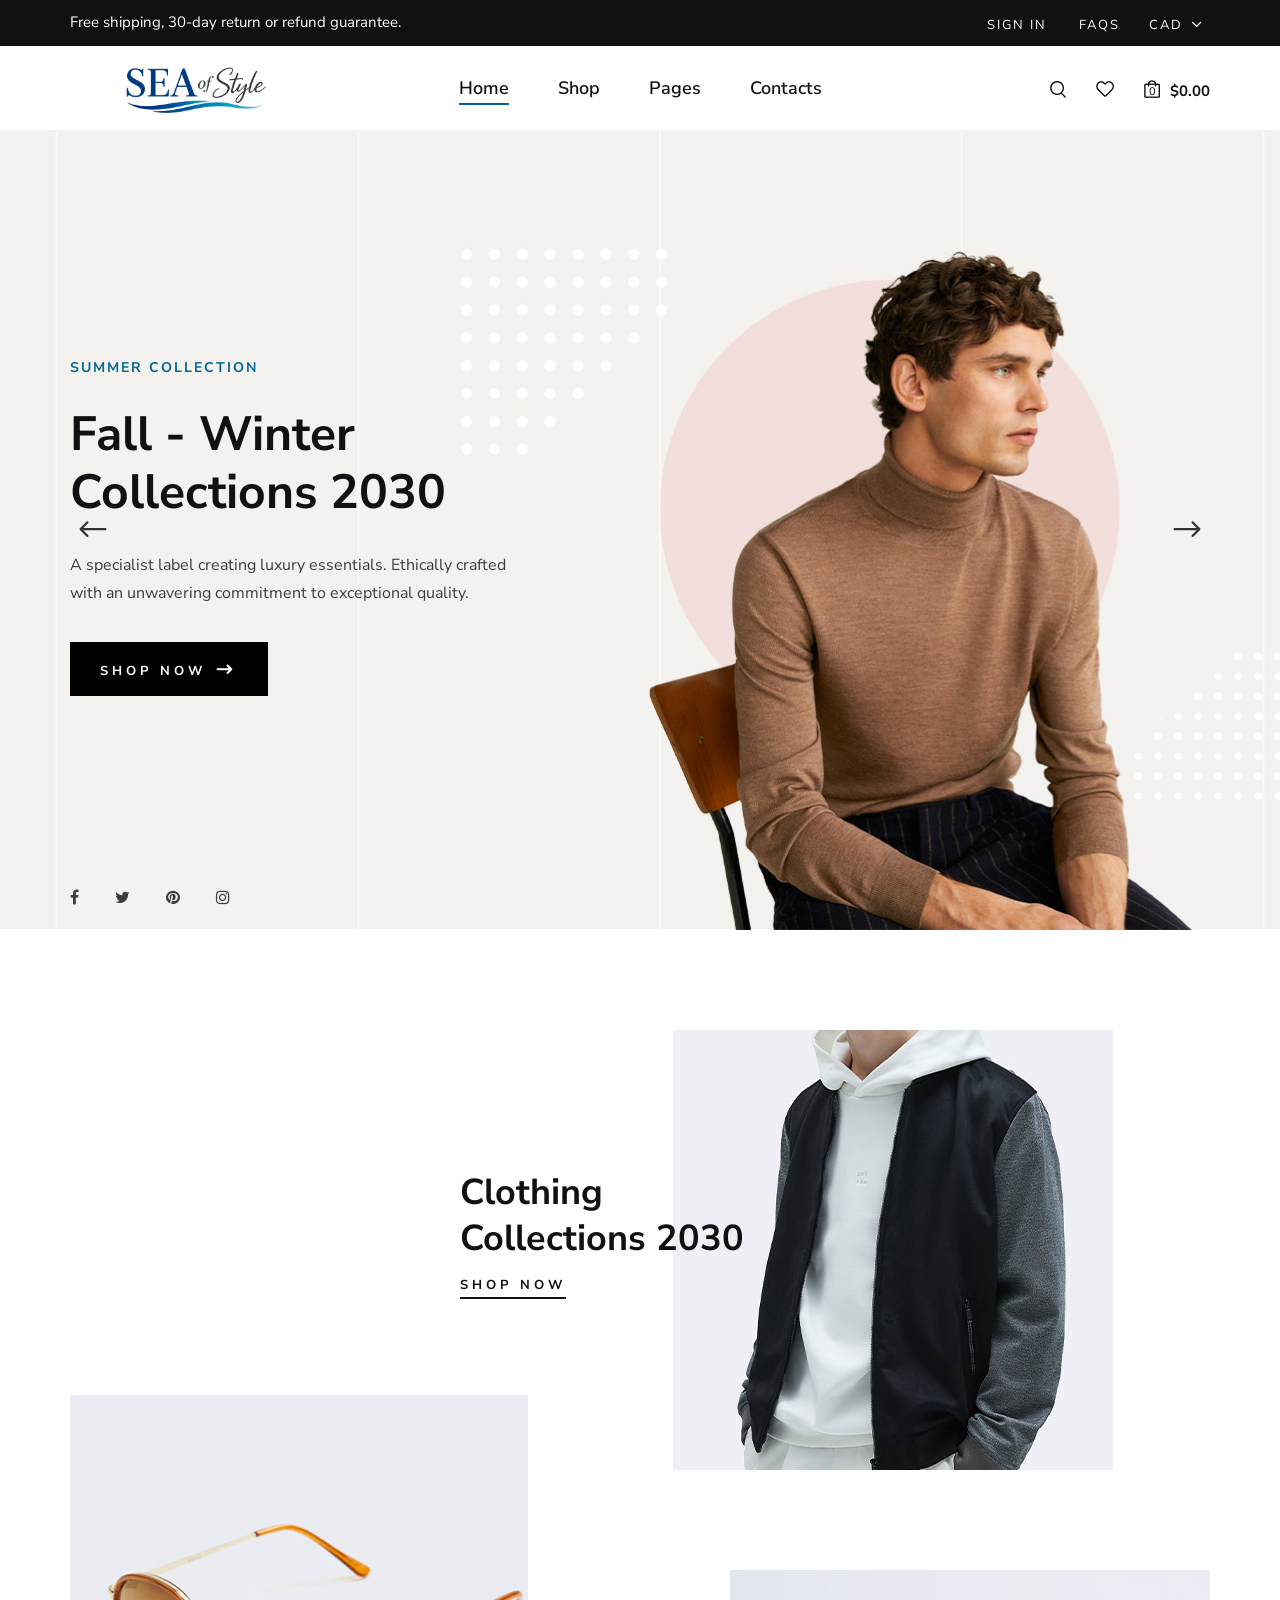
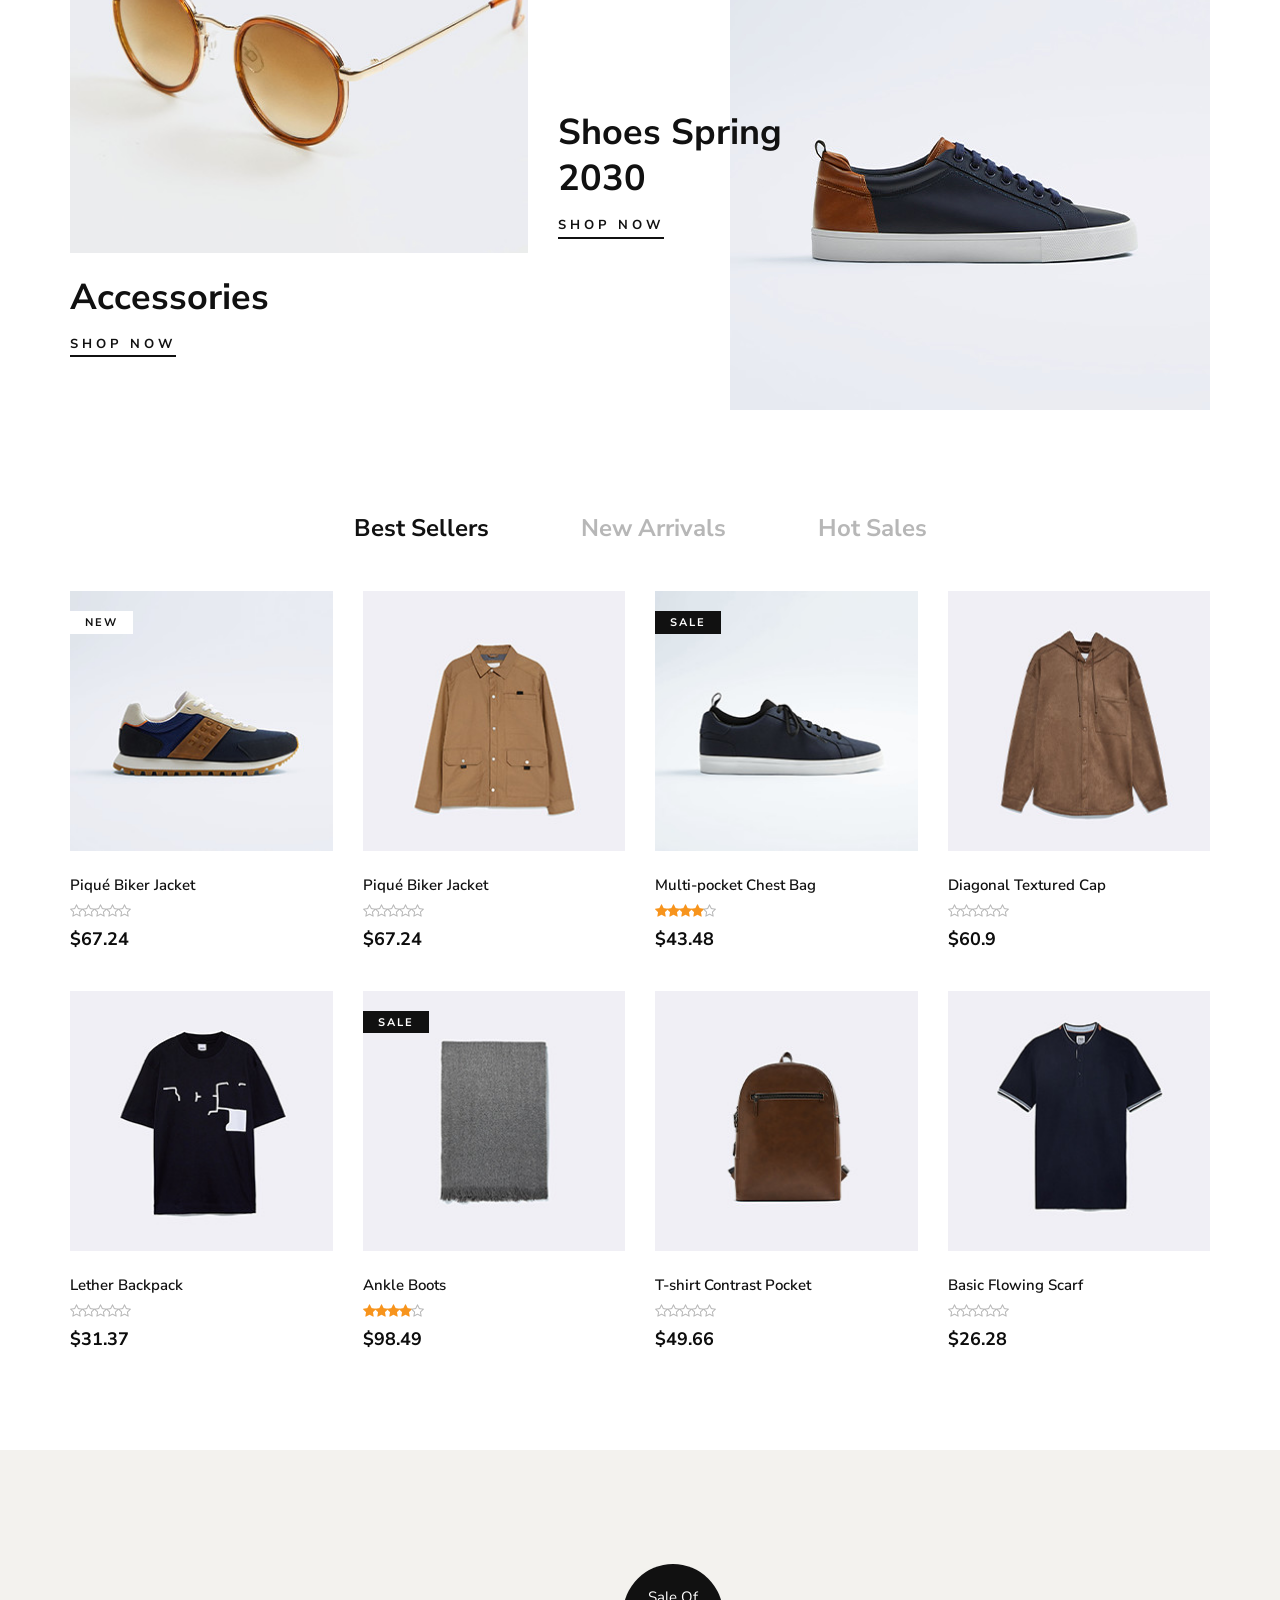
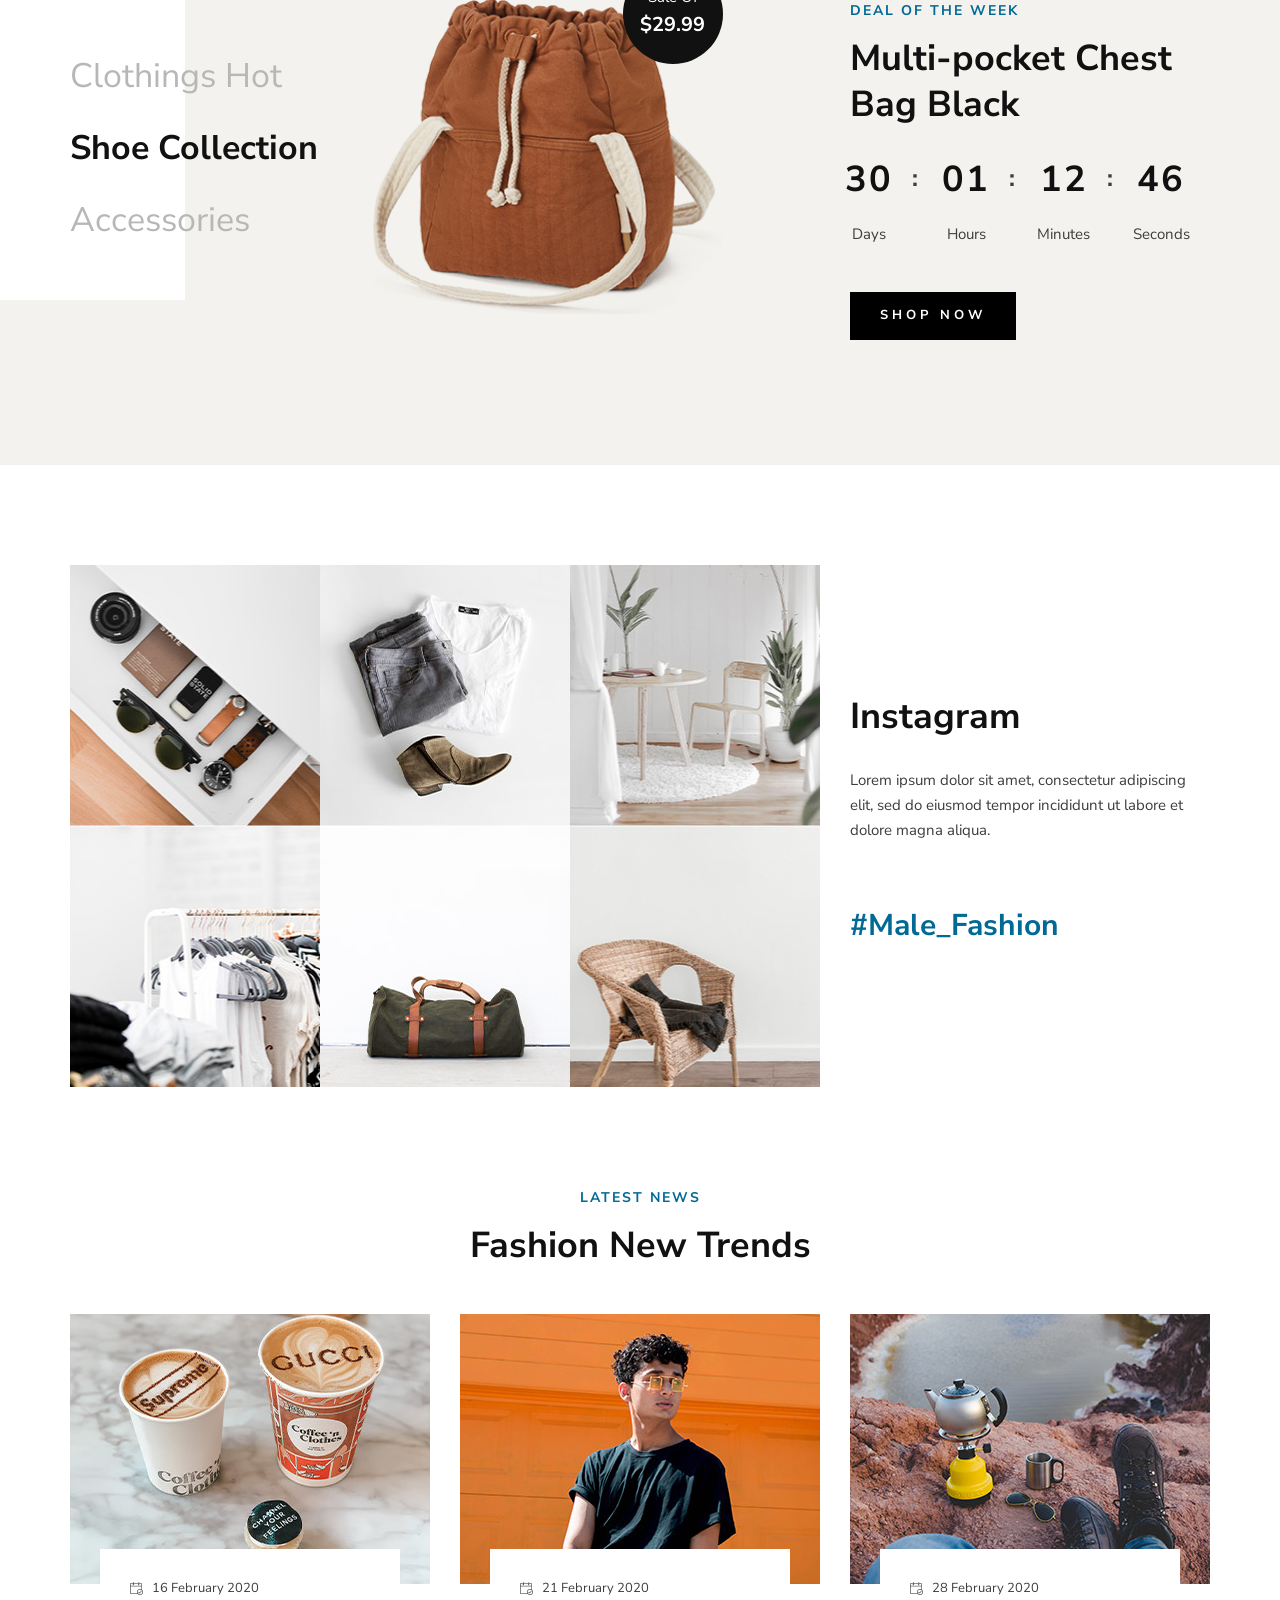
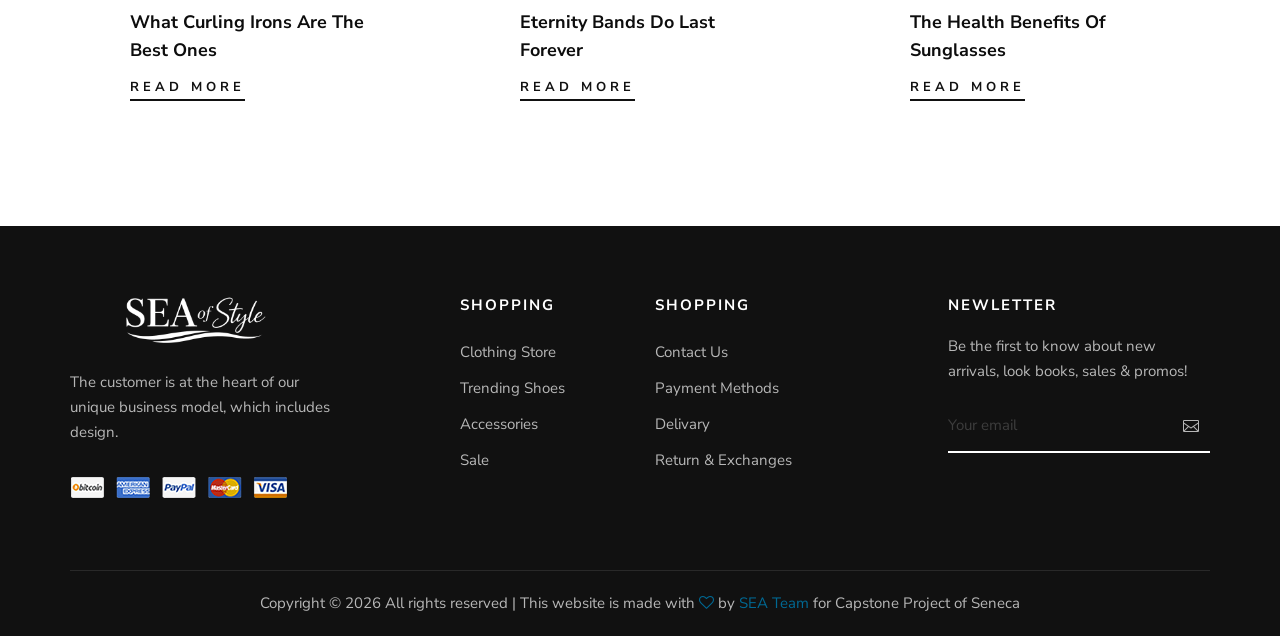
<file: index.html>
<!DOCTYPE html>
<html lang="zxx">

<head>
    <meta charset="UTF-8">
    <meta name="description" content="Male_Fashion Template">
    <meta name="keywords" content="Male_Fashion, unica, creative, html">
    <meta name="viewport" content="width=device-width, initial-scale=1.0">
    <meta http-equiv="X-UA-Compatible" content="ie=edge">
    <title>Male-Fashion | Template</title>

    <!-- Google Font -->
    <link href="https://fonts.googleapis.com/css2?family=Nunito+Sans:wght@300;400;600;700;800;900&display=swap"
    rel="stylesheet">

    <!-- Css Styles -->
    <link rel="stylesheet" href="css/bootstrap.min.css" type="text/css">
    <link rel="stylesheet" href="css/font-awesome.min.css" type="text/css">
    <link rel="stylesheet" href="css/elegant-icons.css" type="text/css">
    <link rel="stylesheet" href="css/magnific-popup.css" type="text/css">
    <link rel="stylesheet" href="css/nice-select.css" type="text/css">
    <link rel="stylesheet" href="css/owl.carousel.min.css" type="text/css">
    <link rel="stylesheet" href="css/slicknav.min.css" type="text/css">
    <link rel="stylesheet" href="css/style.css" type="text/css">
</head>

<body>
    <!-- Page Preloder -->
    <div id="preloder">
        <div class="loader"></div>
    </div>

    <!-- Offcanvas Menu Begin -->
    <div class="offcanvas-menu-overlay"></div>
    <div class="offcanvas-menu-wrapper">
        <div class="offcanvas__option">
            <div class="offcanvas__links">
                <a href="#">Sign in</a>
                <a href="#">FAQs</a>
            </div>
            <div class="offcanvas__top__hover">
                <span>CAD <i class="arrow_carrot-down"></i></span>
                <ul>
                    <li>CAD</li>
                    <li>EUR</li>
                    <li>USD</li>
                </ul>
            </div>
        </div>
        <div class="offcanvas__nav__option">
            <a href="#" class="search-switch"><img src="img/icon/search.png" alt=""></a>
            <a href="#"><img src="img/icon/heart.png" alt=""></a>
            <a href="#"><img src="img/icon/cart.png" alt=""> <span>0</span></a>
            <div class="price">$0.00</div>
        </div>
        <div id="mobile-menu-wrap"></div>
        <div class="offcanvas__text">
            <p>Free shipping, 30-day return or refund guarantee.</p>
        </div>
    </div>
    <!-- Offcanvas Menu End -->

    <!-- Header Section Begin -->
    <header class="header">
        <div class="header__top">
            <div class="container">
                <div class="row">
                    <div class="col-lg-6 col-md-7">
                        <div class="header__top__left">
                            <p>Free shipping, 30-day return or refund guarantee.</p>
                        </div>
                    </div>
                    <div class="col-lg-6 col-md-5">
                        <div class="header__top__right">
                            <div class="header__top__links">
                                <a href="#">Sign in</a>
                                <a href="#">FAQs</a>
                            </div>
                            <div class="header__top__hover">
                                <span>CAD <i class="arrow_carrot-down"></i></span>
                                <ul>
                                    <li>CAD</li>
                                    <li>EUR</li>
                                    <li>USD</li>
                                </ul>
                            </div>
                        </div>
                    </div>
                </div>
            </div>
        </div>
        <div class="container">
            <div class="row">
                <div class="col-lg-3 col-md-3">
                    <div class="header__logo">
<a href="./index.html"><img src="img/logo.png" alt=""></a>
                    </div>
                </div>
                <div class="col-lg-6 col-md-6">
                    <nav class="header__menu mobile-menu">
                        <ul>
                            <li class="active"><a href="./index.html">Home</a></li>
                            <li><a href="./shop.html">Shop</a></li>
                            <li><a href="#">Pages</a>
                                <ul class="dropdown">
                                    <li><a href="./about.html">About Us</a></li>
                                    <li><a href="./shop-details.html">Shop Details</a></li>
                                    <li><a href="./shopping-cart.html">Shopping Cart</a></li>
                                    <li><a href="./checkout.html">Check Out</a></li>
                                </ul>
                            </li>
                            <li><a href="./contact.html">Contacts</a></li>
                        </ul>
                    </nav>
                </div>
                <div class="col-lg-3 col-md-3">
                    <div class="header__nav__option">
                        <a href="#" class="search-switch"><img src="img/icon/search.png" alt=""></a>
                        <a href="#"><img src="img/icon/heart.png" alt=""></a>
                        <a href="#"><img src="img/icon/cart.png" alt=""> <span>0</span></a>
                        <div class="price">$0.00</div>
                    </div>
                </div>
            </div>
            <div class="canvas__open"><i class="fa fa-bars"></i></div>
        </div>
    </header>
    <!-- Header Section End -->

    <!-- Hero Section Begin -->
    <section class="hero">
        <div class="hero__slider owl-carousel">
            <div class="hero__items set-bg" data-setbg="img/hero/hero-1.jpg">
                <div class="container">
                    <div class="row">
                        <div class="col-xl-5 col-lg-7 col-md-8">
                            <div class="hero__text">
                                <h6>Summer Collection</h6>
                                <h2>Fall - Winter Collections 2030</h2>
                                <p>A specialist label creating luxury essentials. Ethically crafted with an unwavering
                                commitment to exceptional quality.</p>
                                <a href="#" class="primary-btn">Shop now <span class="arrow_right"></span></a>
                                <div class="hero__social">
                                    <a href="#"><i class="fa fa-facebook"></i></a>
                                    <a href="#"><i class="fa fa-twitter"></i></a>
                                    <a href="#"><i class="fa fa-pinterest"></i></a>
                                    <a href="#"><i class="fa fa-instagram"></i></a>
                                </div>
                            </div>
                        </div>
                    </div>
                </div>
            </div>
            <div class="hero__items set-bg" data-setbg="img/hero/hero-2.jpg">
                <div class="container">
                    <div class="row">
                        <div class="col-xl-5 col-lg-7 col-md-8">
                            <div class="hero__text">
                                <h6>Summer Collection</h6>
                                <h2>Fall - Winter Collections 2030</h2>
                                <p>A specialist label creating luxury essentials. Ethically crafted with an unwavering
                                commitment to exceptional quality.</p>
                                <a href="#" class="primary-btn">Shop now <span class="arrow_right"></span></a>
                                <div class="hero__social">
                                    <a href="#"><i class="fa fa-facebook"></i></a>
                                    <a href="#"><i class="fa fa-twitter"></i></a>
                                    <a href="#"><i class="fa fa-pinterest"></i></a>
                                    <a href="#"><i class="fa fa-instagram"></i></a>
                                </div>
                            </div>
                        </div>
                    </div>
                </div>
            </div>
        </div>
    </section>
    <!-- Hero Section End -->

    <!-- Banner Section Begin -->
    <section class="banner spad">
        <div class="container">
            <div class="row">
                <div class="col-lg-7 offset-lg-4">
                    <div class="banner__item">
                        <div class="banner__item__pic">
                            <img src="img/banner/banner-1.jpg" alt="">
                        </div>
                        <div class="banner__item__text">
                            <h2>Clothing Collections 2030</h2>
                            <a href="#">Shop now</a>
                        </div>
                    </div>
                </div>
                <div class="col-lg-5">
                    <div class="banner__item banner__item--middle">
                        <div class="banner__item__pic">
                            <img src="img/banner/banner-2.jpg" alt="">
                        </div>
                        <div class="banner__item__text">
                            <h2>Accessories</h2>
                            <a href="#">Shop now</a>
                        </div>
                    </div>
                </div>
                <div class="col-lg-7">
                    <div class="banner__item banner__item--last">
                        <div class="banner__item__pic">
                            <img src="img/banner/banner-3.jpg" alt="">
                        </div>
                        <div class="banner__item__text">
                            <h2>Shoes Spring 2030</h2>
                            <a href="#">Shop now</a>
                        </div>
                    </div>
                </div>
            </div>
        </div>
    </section>
    <!-- Banner Section End -->

    <!-- Product Section Begin -->
    <section class="product spad">
        <div class="container">
            <div class="row">
                <div class="col-lg-12">
                    <ul class="filter__controls">
                        <li class="active" data-filter="*">Best Sellers</li>
                        <li data-filter=".new-arrivals">New Arrivals</li>
                        <li data-filter=".hot-sales">Hot Sales</li>
                    </ul>
                </div>
            </div>
            <div class="row product__filter">
                <div class="col-lg-3 col-md-6 col-sm-6 col-md-6 col-sm-6 mix new-arrivals">
                    <div class="product__item">
                        <div class="product__item__pic set-bg" data-setbg="img/product/product-1.jpg">
                            <span class="label">New</span>
                            <ul class="product__hover">
                                <li><a href="#"><img src="img/icon/heart.png" alt=""></a></li>
                                <li><a href="#"><img src="img/icon/compare.png" alt=""> <span>Compare</span></a></li>
                                <li><a href="#"><img src="img/icon/search.png" alt=""></a></li>
                            </ul>
                        </div>
                        <div class="product__item__text">
                            <h6>Piqué Biker Jacket</h6>
                            <a href="#" class="add-cart">+ Add To Cart</a>
                            <div class="rating">
                                <i class="fa fa-star-o"></i>
                                <i class="fa fa-star-o"></i>
                                <i class="fa fa-star-o"></i>
                                <i class="fa fa-star-o"></i>
                                <i class="fa fa-star-o"></i>
                            </div>
                            <h5>$67.24</h5>
                            <div class="product__color__select">
                                <label for="pc-1">
                                    <input type="radio" id="pc-1">
                                </label>
                                <label class="active black" for="pc-2">
                                    <input type="radio" id="pc-2">
                                </label>
                                <label class="grey" for="pc-3">
                                    <input type="radio" id="pc-3">
                                </label>
                            </div>
                        </div>
                    </div>
                </div>
                <div class="col-lg-3 col-md-6 col-sm-6 col-md-6 col-sm-6 mix hot-sales">
                    <div class="product__item">
                        <div class="product__item__pic set-bg" data-setbg="img/product/product-2.jpg">
                            <ul class="product__hover">
                                <li><a href="#"><img src="img/icon/heart.png" alt=""></a></li>
                                <li><a href="#"><img src="img/icon/compare.png" alt=""> <span>Compare</span></a></li>
                                <li><a href="#"><img src="img/icon/search.png" alt=""></a></li>
                            </ul>
                        </div>
                        <div class="product__item__text">
                            <h6>Piqué Biker Jacket</h6>
                            <a href="#" class="add-cart">+ Add To Cart</a>
                            <div class="rating">
                                <i class="fa fa-star-o"></i>
                                <i class="fa fa-star-o"></i>
                                <i class="fa fa-star-o"></i>
                                <i class="fa fa-star-o"></i>
                                <i class="fa fa-star-o"></i>
                            </div>
                            <h5>$67.24</h5>
                            <div class="product__color__select">
                                <label for="pc-4">
                                    <input type="radio" id="pc-4">
                                </label>
                                <label class="active black" for="pc-5">
                                    <input type="radio" id="pc-5">
                                </label>
                                <label class="grey" for="pc-6">
                                    <input type="radio" id="pc-6">
                                </label>
                            </div>
                        </div>
                    </div>
                </div>
                <div class="col-lg-3 col-md-6 col-sm-6 col-md-6 col-sm-6 mix new-arrivals">
                    <div class="product__item sale">
                        <div class="product__item__pic set-bg" data-setbg="img/product/product-3.jpg">
                            <span class="label">Sale</span>
                            <ul class="product__hover">
                                <li><a href="#"><img src="img/icon/heart.png" alt=""></a></li>
                                <li><a href="#"><img src="img/icon/compare.png" alt=""> <span>Compare</span></a></li>
                                <li><a href="#"><img src="img/icon/search.png" alt=""></a></li>
                            </ul>
                        </div>
                        <div class="product__item__text">
                            <h6>Multi-pocket Chest Bag</h6>
                            <a href="#" class="add-cart">+ Add To Cart</a>
                            <div class="rating">
                                <i class="fa fa-star"></i>
                                <i class="fa fa-star"></i>
                                <i class="fa fa-star"></i>
                                <i class="fa fa-star"></i>
                                <i class="fa fa-star-o"></i>
                            </div>
                            <h5>$43.48</h5>
                            <div class="product__color__select">
                                <label for="pc-7">
                                    <input type="radio" id="pc-7">
                                </label>
                                <label class="active black" for="pc-8">
                                    <input type="radio" id="pc-8">
                                </label>
                                <label class="grey" for="pc-9">
                                    <input type="radio" id="pc-9">
                                </label>
                            </div>
                        </div>
                    </div>
                </div>
                <div class="col-lg-3 col-md-6 col-sm-6 col-md-6 col-sm-6 mix hot-sales">
                    <div class="product__item">
                        <div class="product__item__pic set-bg" data-setbg="img/product/product-4.jpg">
                            <ul class="product__hover">
                                <li><a href="#"><img src="img/icon/heart.png" alt=""></a></li>
                                <li><a href="#"><img src="img/icon/compare.png" alt=""> <span>Compare</span></a></li>
                                <li><a href="#"><img src="img/icon/search.png" alt=""></a></li>
                            </ul>
                        </div>
                        <div class="product__item__text">
                            <h6>Diagonal Textured Cap</h6>
                            <a href="#" class="add-cart">+ Add To Cart</a>
                            <div class="rating">
                                <i class="fa fa-star-o"></i>
                                <i class="fa fa-star-o"></i>
                                <i class="fa fa-star-o"></i>
                                <i class="fa fa-star-o"></i>
                                <i class="fa fa-star-o"></i>
                            </div>
                            <h5>$60.9</h5>
                            <div class="product__color__select">
                                <label for="pc-10">
                                    <input type="radio" id="pc-10">
                                </label>
                                <label class="active black" for="pc-11">
                                    <input type="radio" id="pc-11">
                                </label>
                                <label class="grey" for="pc-12">
                                    <input type="radio" id="pc-12">
                                </label>
                            </div>
                        </div>
                    </div>
                </div>
                <div class="col-lg-3 col-md-6 col-sm-6 col-md-6 col-sm-6 mix new-arrivals">
                    <div class="product__item">
                        <div class="product__item__pic set-bg" data-setbg="img/product/product-5.jpg">
                            <ul class="product__hover">
                                <li><a href="#"><img src="img/icon/heart.png" alt=""></a></li>
                                <li><a href="#"><img src="img/icon/compare.png" alt=""> <span>Compare</span></a></li>
                                <li><a href="#"><img src="img/icon/search.png" alt=""></a></li>
                            </ul>
                        </div>
                        <div class="product__item__text">
                            <h6>Lether Backpack</h6>
                            <a href="#" class="add-cart">+ Add To Cart</a>
                            <div class="rating">
                                <i class="fa fa-star-o"></i>
                                <i class="fa fa-star-o"></i>
                                <i class="fa fa-star-o"></i>
                                <i class="fa fa-star-o"></i>
                                <i class="fa fa-star-o"></i>
                            </div>
                            <h5>$31.37</h5>
                            <div class="product__color__select">
                                <label for="pc-13">
                                    <input type="radio" id="pc-13">
                                </label>
                                <label class="active black" for="pc-14">
                                    <input type="radio" id="pc-14">
                                </label>
                                <label class="grey" for="pc-15">
                                    <input type="radio" id="pc-15">
                                </label>
                            </div>
                        </div>
                    </div>
                </div>
                <div class="col-lg-3 col-md-6 col-sm-6 col-md-6 col-sm-6 mix hot-sales">
                    <div class="product__item sale">
                        <div class="product__item__pic set-bg" data-setbg="img/product/product-6.jpg">
                            <span class="label">Sale</span>
                            <ul class="product__hover">
                                <li><a href="#"><img src="img/icon/heart.png" alt=""></a></li>
                                <li><a href="#"><img src="img/icon/compare.png" alt=""> <span>Compare</span></a></li>
                                <li><a href="#"><img src="img/icon/search.png" alt=""></a></li>
                            </ul>
                        </div>
                        <div class="product__item__text">
                            <h6>Ankle Boots</h6>
                            <a href="#" class="add-cart">+ Add To Cart</a>
                            <div class="rating">
                                <i class="fa fa-star"></i>
                                <i class="fa fa-star"></i>
                                <i class="fa fa-star"></i>
                                <i class="fa fa-star"></i>
                                <i class="fa fa-star-o"></i>
                            </div>
                            <h5>$98.49</h5>
                            <div class="product__color__select">
                                <label for="pc-16">
                                    <input type="radio" id="pc-16">
                                </label>
                                <label class="active black" for="pc-17">
                                    <input type="radio" id="pc-17">
                                </label>
                                <label class="grey" for="pc-18">
                                    <input type="radio" id="pc-18">
                                </label>
                            </div>
                        </div>
                    </div>
                </div>
                <div class="col-lg-3 col-md-6 col-sm-6 col-md-6 col-sm-6 mix new-arrivals">
                    <div class="product__item">
                        <div class="product__item__pic set-bg" data-setbg="img/product/product-7.jpg">
                            <ul class="product__hover">
                                <li><a href="#"><img src="img/icon/heart.png" alt=""></a></li>
                                <li><a href="#"><img src="img/icon/compare.png" alt=""> <span>Compare</span></a></li>
                                <li><a href="#"><img src="img/icon/search.png" alt=""></a></li>
                            </ul>
                        </div>
                        <div class="product__item__text">
                            <h6>T-shirt Contrast Pocket</h6>
                            <a href="#" class="add-cart">+ Add To Cart</a>
                            <div class="rating">
                                <i class="fa fa-star-o"></i>
                                <i class="fa fa-star-o"></i>
                                <i class="fa fa-star-o"></i>
                                <i class="fa fa-star-o"></i>
                                <i class="fa fa-star-o"></i>
                            </div>
                            <h5>$49.66</h5>
                            <div class="product__color__select">
                                <label for="pc-19">
                                    <input type="radio" id="pc-19">
                                </label>
                                <label class="active black" for="pc-20">
                                    <input type="radio" id="pc-20">
                                </label>
                                <label class="grey" for="pc-21">
                                    <input type="radio" id="pc-21">
                                </label>
                            </div>
                        </div>
                    </div>
                </div>
                <div class="col-lg-3 col-md-6 col-sm-6 col-md-6 col-sm-6 mix hot-sales">
                    <div class="product__item">
                        <div class="product__item__pic set-bg" data-setbg="img/product/product-8.jpg">
                            <ul class="product__hover">
                                <li><a href="#"><img src="img/icon/heart.png" alt=""></a></li>
                                <li><a href="#"><img src="img/icon/compare.png" alt=""> <span>Compare</span></a></li>
                                <li><a href="#"><img src="img/icon/search.png" alt=""></a></li>
                            </ul>
                        </div>
                        <div class="product__item__text">
                            <h6>Basic Flowing Scarf</h6>
                            <a href="#" class="add-cart">+ Add To Cart</a>
                            <div class="rating">
                                <i class="fa fa-star-o"></i>
                                <i class="fa fa-star-o"></i>
                                <i class="fa fa-star-o"></i>
                                <i class="fa fa-star-o"></i>
                                <i class="fa fa-star-o"></i>
                            </div>
                            <h5>$26.28</h5>
                            <div class="product__color__select">
                                <label for="pc-22">
                                    <input type="radio" id="pc-22">
                                </label>
                                <label class="active black" for="pc-23">
                                    <input type="radio" id="pc-23">
                                </label>
                                <label class="grey" for="pc-24">
                                    <input type="radio" id="pc-24">
                                </label>
                            </div>
                        </div>
                    </div>
                </div>
            </div>
        </div>
    </section>
    <!-- Product Section End -->

    <!-- Categories Section Begin -->
    <section class="categories spad">
        <div class="container">
            <div class="row">
                <div class="col-lg-3">
                    <div class="categories__text">
                        <h2>Clothings Hot <br /> <span>Shoe Collection</span> <br /> Accessories</h2>
                    </div>
                </div>
                <div class="col-lg-4">
                    <div class="categories__hot__deal">
                        <img src="img/product-sale.png" alt="">
                        <div class="hot__deal__sticker">
                            <span>Sale Of</span>
                            <h5>$29.99</h5>
                        </div>
                    </div>
                </div>
                <div class="col-lg-4 offset-lg-1">
                    <div class="categories__deal__countdown">
                        <span>Deal Of The Week</span>
                        <h2>Multi-pocket Chest Bag Black</h2>
                        <div class="categories__deal__countdown__timer" id="countdown">
                            <div class="cd-item">
                                <span>3</span>
                                <p>Days</p>
                            </div>
                            <div class="cd-item">
                                <span>1</span>
                                <p>Hours</p>
                            </div>
                            <div class="cd-item">
                                <span>50</span>
                                <p>Minutes</p>
                            </div>
                            <div class="cd-item">
                                <span>18</span>
                                <p>Seconds</p>
                            </div>
                        </div>
                        <a href="#" class="primary-btn">Shop now</a>
                    </div>
                </div>
            </div>
        </div>
    </section>
    <!-- Categories Section End -->

    <!-- Instagram Section Begin -->
    <section class="instagram spad">
        <div class="container">
            <div class="row">
                <div class="col-lg-8">
                    <div class="instagram__pic">
                        <div class="instagram__pic__item set-bg" data-setbg="img/instagram/instagram-1.jpg"></div>
                        <div class="instagram__pic__item set-bg" data-setbg="img/instagram/instagram-2.jpg"></div>
                        <div class="instagram__pic__item set-bg" data-setbg="img/instagram/instagram-3.jpg"></div>
                        <div class="instagram__pic__item set-bg" data-setbg="img/instagram/instagram-4.jpg"></div>
                        <div class="instagram__pic__item set-bg" data-setbg="img/instagram/instagram-5.jpg"></div>
                        <div class="instagram__pic__item set-bg" data-setbg="img/instagram/instagram-6.jpg"></div>
                    </div>
                </div>
                <div class="col-lg-4">
                    <div class="instagram__text">
                        <h2>Instagram</h2>
                        <p>Lorem ipsum dolor sit amet, consectetur adipiscing elit, sed do eiusmod tempor incididunt ut
                        labore et dolore magna aliqua.</p>
                        <h3>#Male_Fashion</h3>
                    </div>
                </div>
            </div>
        </div>
    </section>
    <!-- Instagram Section End -->

    <!-- Latest Blog Section Begin -->
    <section class="latest spad">
        <div class="container">
            <div class="row">
                <div class="col-lg-12">
                    <div class="section-title">
                        <span>Latest News</span>
                        <h2>Fashion New Trends</h2>
                    </div>
                </div>
            </div>
            <div class="row">
                <div class="col-lg-4 col-md-6 col-sm-6">
                    <div class="blog__item">
                        <div class="blog__item__pic set-bg" data-setbg="img/blog/blog-1.jpg"></div>
                        <div class="blog__item__text">
                            <span><img src="img/icon/calendar.png" alt=""> 16 February 2020</span>
                            <h5>What Curling Irons Are The Best Ones</h5>
                            <a href="#">Read More</a>
                        </div>
                    </div>
                </div>
                <div class="col-lg-4 col-md-6 col-sm-6">
                    <div class="blog__item">
                        <div class="blog__item__pic set-bg" data-setbg="img/blog/blog-2.jpg"></div>
                        <div class="blog__item__text">
                            <span><img src="img/icon/calendar.png" alt=""> 21 February 2020</span>
                            <h5>Eternity Bands Do Last Forever</h5>
                            <a href="#">Read More</a>
                        </div>
                    </div>
                </div>
                <div class="col-lg-4 col-md-6 col-sm-6">
                    <div class="blog__item">
                        <div class="blog__item__pic set-bg" data-setbg="img/blog/blog-3.jpg"></div>
                        <div class="blog__item__text">
                            <span><img src="img/icon/calendar.png" alt=""> 28 February 2020</span>
                            <h5>The Health Benefits Of Sunglasses</h5>
                            <a href="#">Read More</a>
                        </div>
                    </div>
                </div>
            </div>
        </div>
    </section>
    <!-- Latest Blog Section End -->

    <!-- Footer Section Begin -->
    <footer class="footer">
        <div class="container">
            <div class="row">
                <div class="col-lg-3 col-md-6 col-sm-6">
                    <div class="footer__about">
                        <div class="footer__logo">
                            <a href="#"><img src="img/footer-logo.png" alt=""></a>
                        </div>
                        <p>The customer is at the heart of our unique business model, which includes design.</p>
                        <a href="#"><img src="img/payment.png" alt=""></a>
                    </div>
                </div>
                <div class="col-lg-2 offset-lg-1 col-md-3 col-sm-6">
                    <div class="footer__widget">
                        <h6>Shopping</h6>
                        <ul>
                            <li><a href="#">Clothing Store</a></li>
                            <li><a href="#">Trending Shoes</a></li>
                            <li><a href="#">Accessories</a></li>
                            <li><a href="#">Sale</a></li>
                        </ul>
                    </div>
                </div>
                <div class="col-lg-2 col-md-3 col-sm-6">
                    <div class="footer__widget">
                        <h6>Shopping</h6>
                        <ul>
                            <li><a href="#">Contact Us</a></li>
                            <li><a href="#">Payment Methods</a></li>
                            <li><a href="#">Delivary</a></li>
                            <li><a href="#">Return & Exchanges</a></li>
                        </ul>
                    </div>
                </div>
                <div class="col-lg-3 offset-lg-1 col-md-6 col-sm-6">
                    <div class="footer__widget">
                        <h6>NewLetter</h6>
                        <div class="footer__newslatter">
                            <p>Be the first to know about new arrivals, look books, sales & promos!</p>
                            <form action="#">
                                <input type="text" placeholder="Your email">
                                <button type="submit"><span class="icon_mail_alt"></span></button>
                            </form>
                        </div>
                    </div>
                </div>
            </div>
            <div class="row">
                <div class="col-lg-12 text-center">
                    <div class="footer__copyright__text">
                        <p>Copyright ©
                            <script>
                                document.write(new Date().getFullYear());
                            </script>
                            All rights reserved | This website is made with <i class="fa fa-heart-o"
                            aria-hidden="true"></i> by <a href="about.html" target="_blank">SEA Team</a> for Capstone Project of Seneca
                        </p>
                        <!-- Link back to Colorlib can't be removed. Template is licensed under CC BY 3.0. -->
                    </div>
                </div>
            </div>
        </div>
    </footer>
    <!-- Footer Section End -->

    <!-- Search Begin -->
    <div class="search-model">
        <div class="h-100 d-flex align-items-center justify-content-center">
            <div class="search-close-switch">+</div>
            <form class="search-model-form">
                <input type="text" id="search-input" placeholder="Search here.....">
            </form>
        </div>
    </div>
    <!-- Search End -->

    <!-- Js Plugins -->
    <script src="js/jquery-3.3.1.min.js"></script>
    <script src="js/bootstrap.min.js"></script>
    <script src="js/jquery.nice-select.min.js"></script>
    <script src="js/jquery.nicescroll.min.js"></script>
    <script src="js/jquery.magnific-popup.min.js"></script>
    <script src="js/jquery.countdown.min.js"></script>
    <script src="js/jquery.slicknav.js"></script>
    <script src="js/mixitup.min.js"></script>
    <script src="js/owl.carousel.min.js"></script>
    <script src="js/main.js"></script>
</body>

</html>
</file>
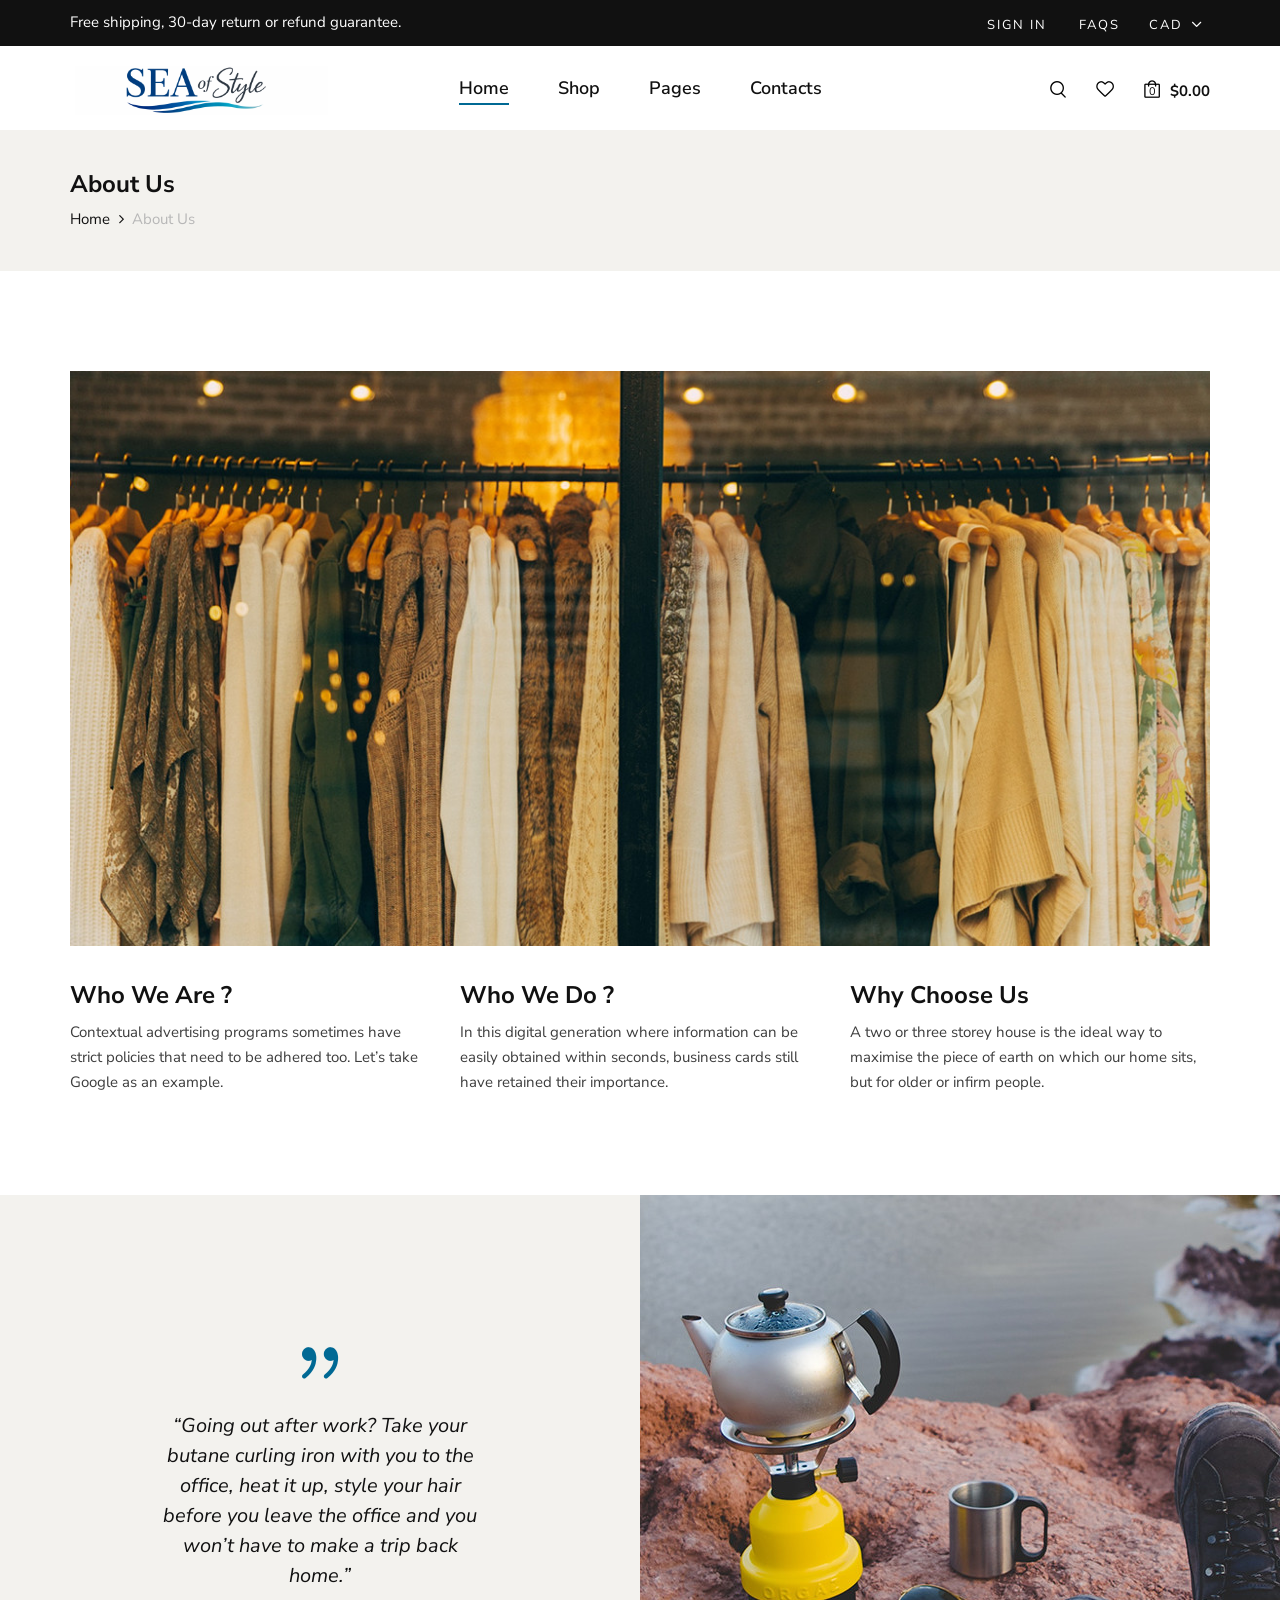
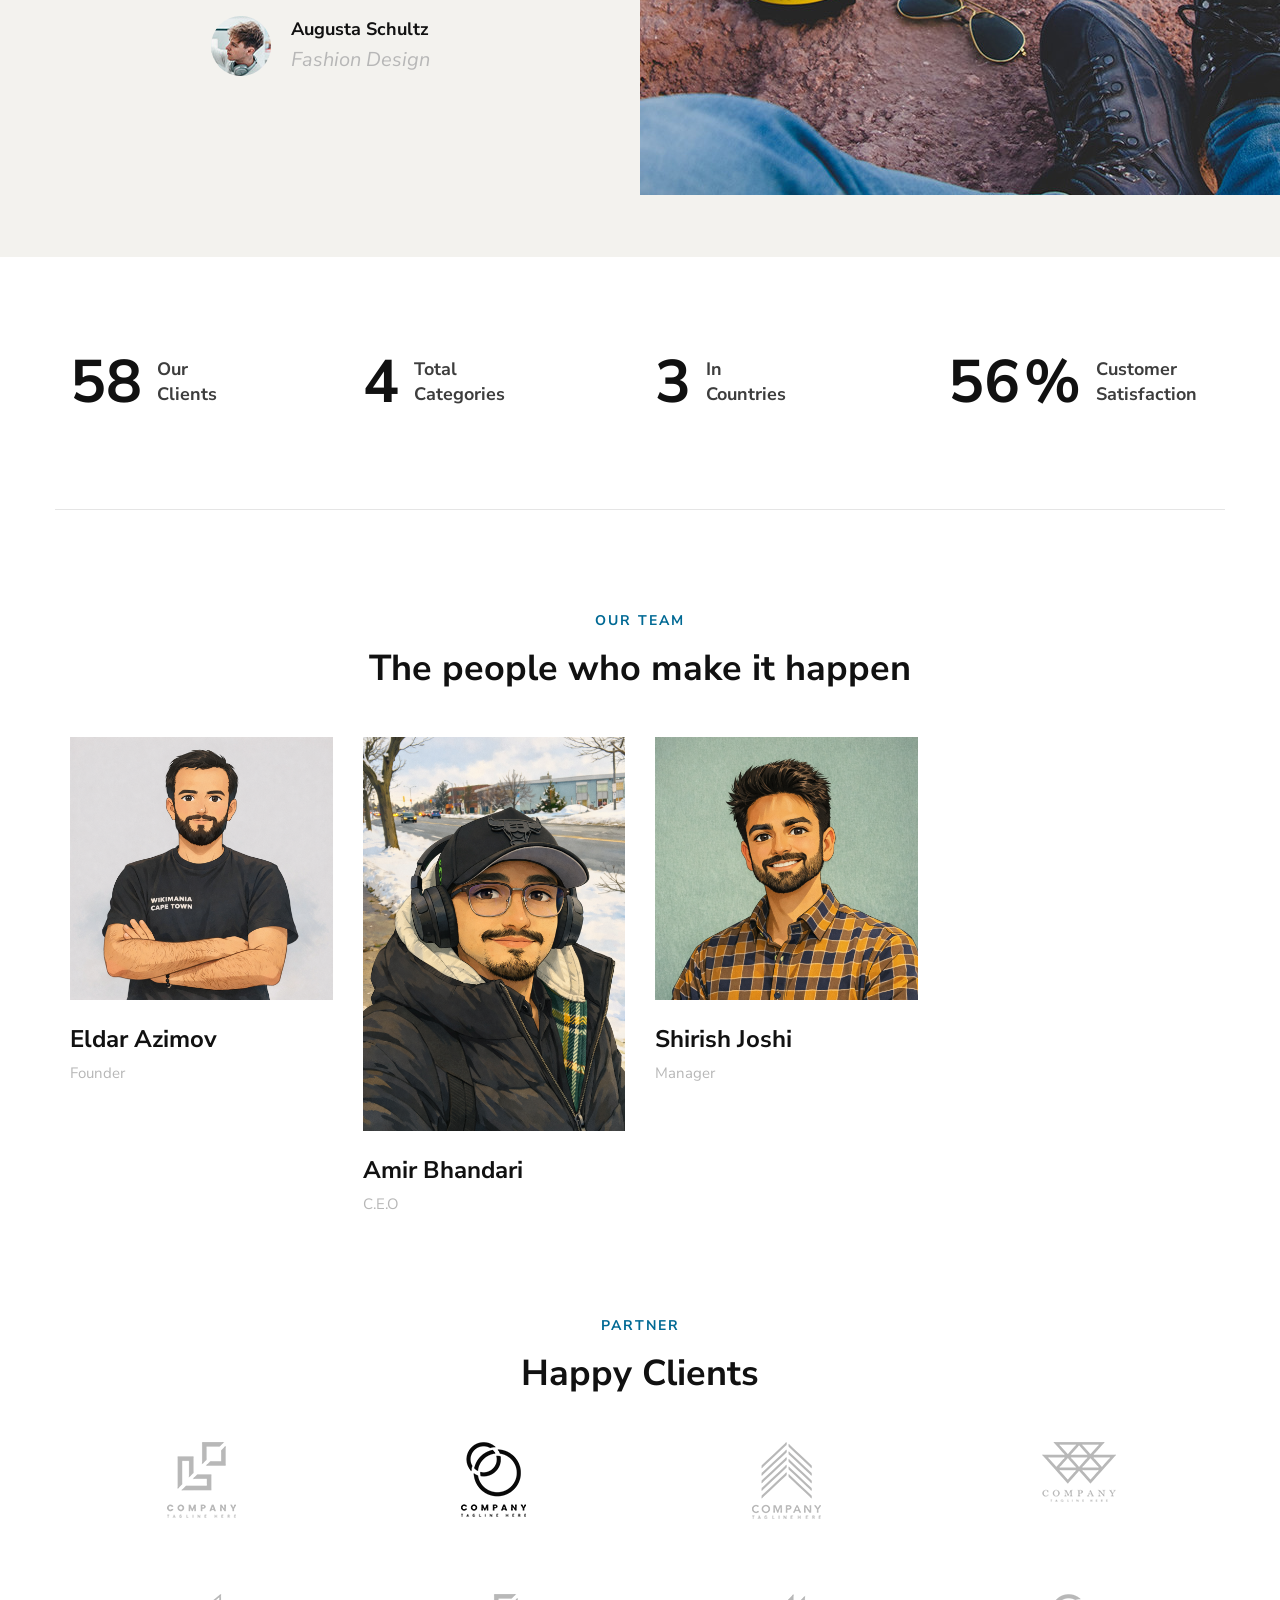
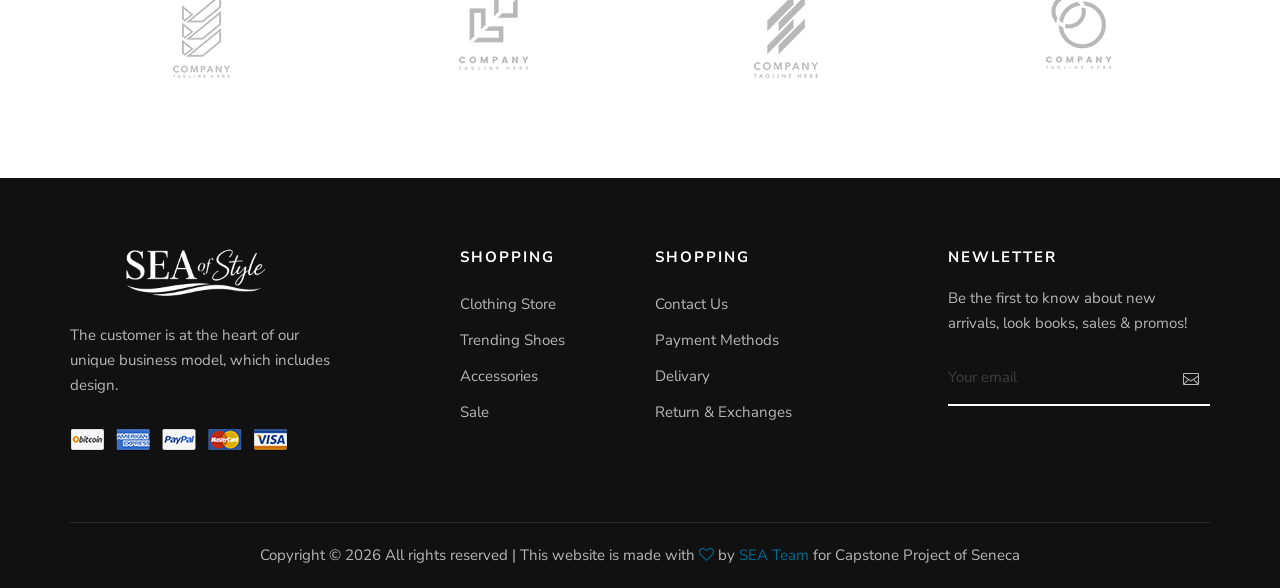
<file: about.html>
<!DOCTYPE html>
<html lang="zxx">

<head>
    <meta charset="UTF-8">
    <meta name="description" content="Male_Fashion Template">
    <meta name="keywords" content="Male_Fashion, unica, creative, html">
    <meta name="viewport" content="width=device-width, initial-scale=1.0">
    <meta http-equiv="X-UA-Compatible" content="ie=edge">
    <title>Male-Fashion | Template</title>

    <!-- Google Font -->
    <link href="https://fonts.googleapis.com/css2?family=Nunito+Sans:wght@300;400;600;700;800;900&display=swap"
    rel="stylesheet">

    <!-- Css Styles -->
    <link rel="stylesheet" href="css/bootstrap.min.css" type="text/css">
    <link rel="stylesheet" href="css/font-awesome.min.css" type="text/css">
    <link rel="stylesheet" href="css/elegant-icons.css" type="text/css">
    <link rel="stylesheet" href="css/magnific-popup.css" type="text/css">
    <link rel="stylesheet" href="css/nice-select.css" type="text/css">
    <link rel="stylesheet" href="css/owl.carousel.min.css" type="text/css">
    <link rel="stylesheet" href="css/slicknav.min.css" type="text/css">
    <link rel="stylesheet" href="css/style.css" type="text/css">
</head>

<body>
    <!-- Page Preloder -->
    <div id="preloder">
        <div class="loader"></div>
    </div>

    <!-- Offcanvas Menu Begin -->
    <div class="offcanvas-menu-overlay"></div>
    <div class="offcanvas-menu-wrapper">
        <div class="offcanvas__option">
            <div class="offcanvas__links">
                <a href="#">Sign in</a>
                <a href="#">FAQs</a>
            </div>
            <div class="offcanvas__top__hover">
                <span>CAD <i class="arrow_carrot-down"></i></span>
                <ul>
                    <li>CAD</li>
                    <li>EUR</li>
                    <li>USD</li>
                </ul>
            </div>
        </div>
        <div class="offcanvas__nav__option">
            <a href="#" class="search-switch"><img src="img/icon/search.png" alt=""></a>
            <a href="#"><img src="img/icon/heart.png" alt=""></a>
            <a href="#"><img src="img/icon/cart.png" alt=""> <span>0</span></a>
            <div class="price">$0.00</div>
        </div>
        <div id="mobile-menu-wrap"></div>
        <div class="offcanvas__text">
            <p>Free shipping, 30-day return or refund guarantee.</p>
        </div>
    </div>
    <!-- Offcanvas Menu End -->

    <!-- Header Section Begin -->
    <header class="header">
        <div class="header__top">
            <div class="container">
                <div class="row">
                    <div class="col-lg-6 col-md-7">
                        <div class="header__top__left">
                            <p>Free shipping, 30-day return or refund guarantee.</p>
                        </div>
                    </div>
                    <div class="col-lg-6 col-md-5">
                        <div class="header__top__right">
                            <div class="header__top__links">
                                <a href="#">Sign in</a>
                                <a href="#">FAQs</a>
                            </div>
                            <div class="header__top__hover">
                                <span>CAD <i class="arrow_carrot-down"></i></span>
                                <ul>
                                    <li>CAD</li>
                                    <li>EUR</li>
                                    <li>USD</li>
                                </ul>
                            </div>
                        </div>
                    </div>
                </div>
            </div>
        </div>
        <div class="container">
            <div class="row">
                <div class="col-lg-3 col-md-3">
                    <div class="header__logo">
                        <a href="./index.html"><img src="img/logo.png" alt=""></a>
                    </div>
                </div>
                <div class="col-lg-6 col-md-6">
                    <nav class="header__menu mobile-menu">
                        <ul>
                            <li class="active"><a href="./index.html">Home</a></li>
                            <li><a href="./shop.html">Shop</a></li>
                            <li><a href="#">Pages</a>
                                <ul class="dropdown">
                                    <li><a href="./about.html">About Us</a></li>
                                    <li><a href="./shop-details.html">Shop Details</a></li>
                                    <li><a href="./shopping-cart.html">Shopping Cart</a></li>
                                    <li><a href="./checkout.html">Check Out</a></li>
                                </ul>
                            </li>
                            <li><a href="./contact.html">Contacts</a></li>
                        </ul>
                    </nav>
                </div>
                <div class="col-lg-3 col-md-3">
                    <div class="header__nav__option">
                        <a href="#" class="search-switch"><img src="img/icon/search.png" alt=""></a>
                        <a href="#"><img src="img/icon/heart.png" alt=""></a>
                        <a href="#"><img src="img/icon/cart.png" alt=""> <span>0</span></a>
                        <div class="price">$0.00</div>
                    </div>
                </div>
            </div>
            <div class="canvas__open"><i class="fa fa-bars"></i></div>
        </div>
    </header>
    <!-- Header Section End -->

    <!-- Breadcrumb Section Begin -->
    <section class="breadcrumb-option">
        <div class="container">
            <div class="row">
                <div class="col-lg-12">
                    <div class="breadcrumb__text">
                        <h4>About Us</h4>
                        <div class="breadcrumb__links">
                            <a href="./index.html">Home</a>
                            <span>About Us</span>
                        </div>
                    </div>
                </div>
            </div>
        </div>
    </section>
    <!-- Breadcrumb Section End -->

    <!-- About Section Begin -->
    <section class="about spad">
        <div class="container">
            <div class="row">
                <div class="col-lg-12">
                    <div class="about__pic">
                        <img src="img/about/about-us.jpg" alt="">
                    </div>
                </div>
            </div>
            <div class="row">
                <div class="col-lg-4 col-md-4 col-sm-6">
                    <div class="about__item">
                        <h4>Who We Are ?</h4>
                        <p>Contextual advertising programs sometimes have strict policies that need to be adhered too.
                        Let’s take Google as an example.</p>
                    </div>
                </div>
                <div class="col-lg-4 col-md-4 col-sm-6">
                    <div class="about__item">
                        <h4>Who We Do ?</h4>
                        <p>In this digital generation where information can be easily obtained within seconds, business
                        cards still have retained their importance.</p>
                    </div>
                </div>
                <div class="col-lg-4 col-md-4 col-sm-6">
                    <div class="about__item">
                        <h4>Why Choose Us</h4>
                        <p>A two or three storey house is the ideal way to maximise the piece of earth on which our home
                        sits, but for older or infirm people.</p>
                    </div>
                </div>
            </div>
        </div>
    </section>
    <!-- About Section End -->

    <!-- Testimonial Section Begin -->
    <section class="testimonial">
        <div class="container-fluid">
            <div class="row">
                <div class="col-lg-6 p-0">
                    <div class="testimonial__text">
                        <span class="icon_quotations"></span>
                        <p>“Going out after work? Take your butane curling iron with you to the office, heat it up,
                            style your hair before you leave the office and you won’t have to make a trip back home.”
                        </p>
                        <div class="testimonial__author">
                            <div class="testimonial__author__pic">
                                <img src="img/about/testimonial-author.jpg" alt="">
                            </div>
                            <div class="testimonial__author__text">
                                <h5>Augusta Schultz</h5>
                                <p>Fashion Design</p>
                            </div>
                        </div>
                    </div>
                </div>
                <div class="col-lg-6 p-0">
                    <div class="testimonial__pic set-bg" data-setbg="img/about/testimonial-pic.jpg"></div>
                </div>
            </div>
        </div>
    </section>
    <!-- Testimonial Section End -->

    <!-- Counter Section Begin -->
    <section class="counter spad">
        <div class="container">
            <div class="row">
                <div class="col-lg-3 col-md-6 col-sm-6">
                    <div class="counter__item">
                        <div class="counter__item__number">
                            <h2 class="cn_num">101</h2>
                        </div>
                        <span>Our<br />Clients</span>
                    </div>
                </div>
                <div class="col-lg-3 col-md-6 col-sm-6">
                    <div class="counter__item">
                        <div class="counter__item__number">
                            <h2 class="cn_num">7</h2>
                        </div>
                        <span>Total <br />Categories</span>
                    </div>
                </div>
                <div class="col-lg-3 col-md-6 col-sm-6">
                    <div class="counter__item">
                        <div class="counter__item__number">
                            <h2 class="cn_num">4</h2>
                        </div>
                        <span>In <br />Countries</span>
                    </div>
                </div>
                <div class="col-lg-3 col-md-6 col-sm-6">
                    <div class="counter__item">
                        <div class="counter__item__number">
                            <h2 class="cn_num">99</h2>
                            <strong>%</strong>
                        </div>
                        <span>Customer<br />Satisfaction</span>
                    </div>
                </div>
            </div>
        </div>
    </section>
    <!-- Counter Section End -->

    <!-- Team Section Begin -->
    <section class="team spad">
        <div class="container">
            <div class="row">
                <div class="col-lg-12">
                    <div class="section-title">
                        <span>Our Team</span>
                        <h2>The people who make it happen</h2>
                    </div>
                </div>
            </div>
            <div class="row">
                <div class="col-lg-3 col-md-6 col-sm-6">
                    <div class="team__item">
                        <img src="img/about/team-1.png" alt="">
                        <h4>Eldar Azimov</h4>
                        <span>Founder</span>
                    </div>
                </div>
                <div class="col-lg-3 col-md-6 col-sm-6">
                    <div class="team__item">
                        <img src="img/about/team-2.png" alt="">
                        <h4>Amir Bhandari</h4>
                        <span>C.E.O</span>
                    </div>
                </div>
                <div class="col-lg-3 col-md-6 col-sm-6">
                    <div class="team__item">
                        <img src="img/about/team-3.png" alt="">
                        <h4>Shirish Joshi</h4>
                        <span>Manager</span>
                    </div>
                </div>
            </div>
        </div>
    </section>
    <!-- Team Section End -->

    <!-- Client Section Begin -->
    <section class="clients spad">
        <div class="container">
            <div class="row">
                <div class="col-lg-12">
                    <div class="section-title">
                        <span>Partner</span>
                        <h2>Happy Clients</h2>
                    </div>
                </div>
            </div>
            <div class="row">
                <div class="col-lg-3 col-md-4 col-sm-4 col-6">
                    <a href="#" class="client__item"><img src="img/clients/client-1.png" alt=""></a>
                </div>
                <div class="col-lg-3 col-md-4 col-sm-4 col-6">
                    <a href="#" class="client__item"><img src="img/clients/client-2.png" alt=""></a>
                </div>
                <div class="col-lg-3 col-md-4 col-sm-4 col-6">
                    <a href="#" class="client__item"><img src="img/clients/client-3.png" alt=""></a>
                </div>
                <div class="col-lg-3 col-md-4 col-sm-4 col-6">
                    <a href="#" class="client__item"><img src="img/clients/client-4.png" alt=""></a>
                </div>
                <div class="col-lg-3 col-md-4 col-sm-4 col-6">
                    <a href="#" class="client__item"><img src="img/clients/client-5.png" alt=""></a>
                </div>
                <div class="col-lg-3 col-md-4 col-sm-4 col-6">
                    <a href="#" class="client__item"><img src="img/clients/client-6.png" alt=""></a>
                </div>
                <div class="col-lg-3 col-md-4 col-sm-4 col-6">
                    <a href="#" class="client__item"><img src="img/clients/client-7.png" alt=""></a>
                </div>
                <div class="col-lg-3 col-md-4 col-sm-4 col-6">
                    <a href="#" class="client__item"><img src="img/clients/client-8.png" alt=""></a>
                </div>
            </div>
        </div>
    </section>
    <!-- Client Section End -->

    <!-- Footer Section Begin -->
    <footer class="footer">
        <div class="container">
            <div class="row">
                <div class="col-lg-3 col-md-6 col-sm-6">
                    <div class="footer__about">
                        <div class="footer__logo">
                            <a href="#"><img src="img/footer-logo.png" alt=""></a>
                        </div>
                        <p>The customer is at the heart of our unique business model, which includes design.</p>
                        <a href="#"><img src="img/payment.png" alt=""></a>
                    </div>
                </div>
                <div class="col-lg-2 offset-lg-1 col-md-3 col-sm-6">
                    <div class="footer__widget">
                        <h6>Shopping</h6>
                        <ul>
                            <li><a href="#">Clothing Store</a></li>
                            <li><a href="#">Trending Shoes</a></li>
                            <li><a href="#">Accessories</a></li>
                            <li><a href="#">Sale</a></li>
                        </ul>
                    </div>
                </div>
                <div class="col-lg-2 col-md-3 col-sm-6">
                    <div class="footer__widget">
                        <h6>Shopping</h6>
                        <ul>
                            <li><a href="#">Contact Us</a></li>
                            <li><a href="#">Payment Methods</a></li>
                            <li><a href="#">Delivary</a></li>
                            <li><a href="#">Return & Exchanges</a></li>
                        </ul>
                    </div>
                </div>
                <div class="col-lg-3 offset-lg-1 col-md-6 col-sm-6">
                    <div class="footer__widget">
                        <h6>NewLetter</h6>
                        <div class="footer__newslatter">
                            <p>Be the first to know about new arrivals, look books, sales & promos!</p>
                            <form action="#">
                                <input type="text" placeholder="Your email">
                                <button type="submit"><span class="icon_mail_alt"></span></button>
                            </form>
                        </div>
                    </div>
                </div>
            </div>
            <div class="row">
                <div class="col-lg-12 text-center">
                    <div class="footer__copyright__text">
                        <!-- Link back to Colorlib can't be removed. Template is licensed under CC BY 3.0. -->
                        <p>Copyright ©
                            <script>
                                document.write(new Date().getFullYear());
                            </script>
                            All rights reserved | This website is made with <i class="fa fa-heart-o"
                            aria-hidden="true"></i> by <a href="about.html" target="_blank">SEA Team</a> for Capstone Project of Seneca
                        </p>
                        <!-- Link back to Colorlib can't be removed. Template is licensed under CC BY 3.0. -->
                    </div>
                </div>
            </div>
        </div>
    </footer>
    <!-- Footer Section End -->

    <!-- Search Begin -->
    <div class="search-model">
        <div class="h-100 d-flex align-items-center justify-content-center">
            <div class="search-close-switch">+</div>
            <form class="search-model-form">
                <input type="text" id="search-input" placeholder="Search here.....">
            </form>
        </div>
    </div>
    <!-- Search End -->

    <!-- Js Plugins -->
    <script src="js/jquery-3.3.1.min.js"></script>
    <script src="js/bootstrap.min.js"></script>
    <script src="js/jquery.nice-select.min.js"></script>
    <script src="js/jquery.nicescroll.min.js"></script>
    <script src="js/jquery.magnific-popup.min.js"></script>
    <script src="js/jquery.countdown.min.js"></script>
    <script src="js/jquery.slicknav.js"></script>
    <script src="js/mixitup.min.js"></script>
    <script src="js/owl.carousel.min.js"></script>
    <script src="js/main.js"></script>
</body>

</html>
</file>
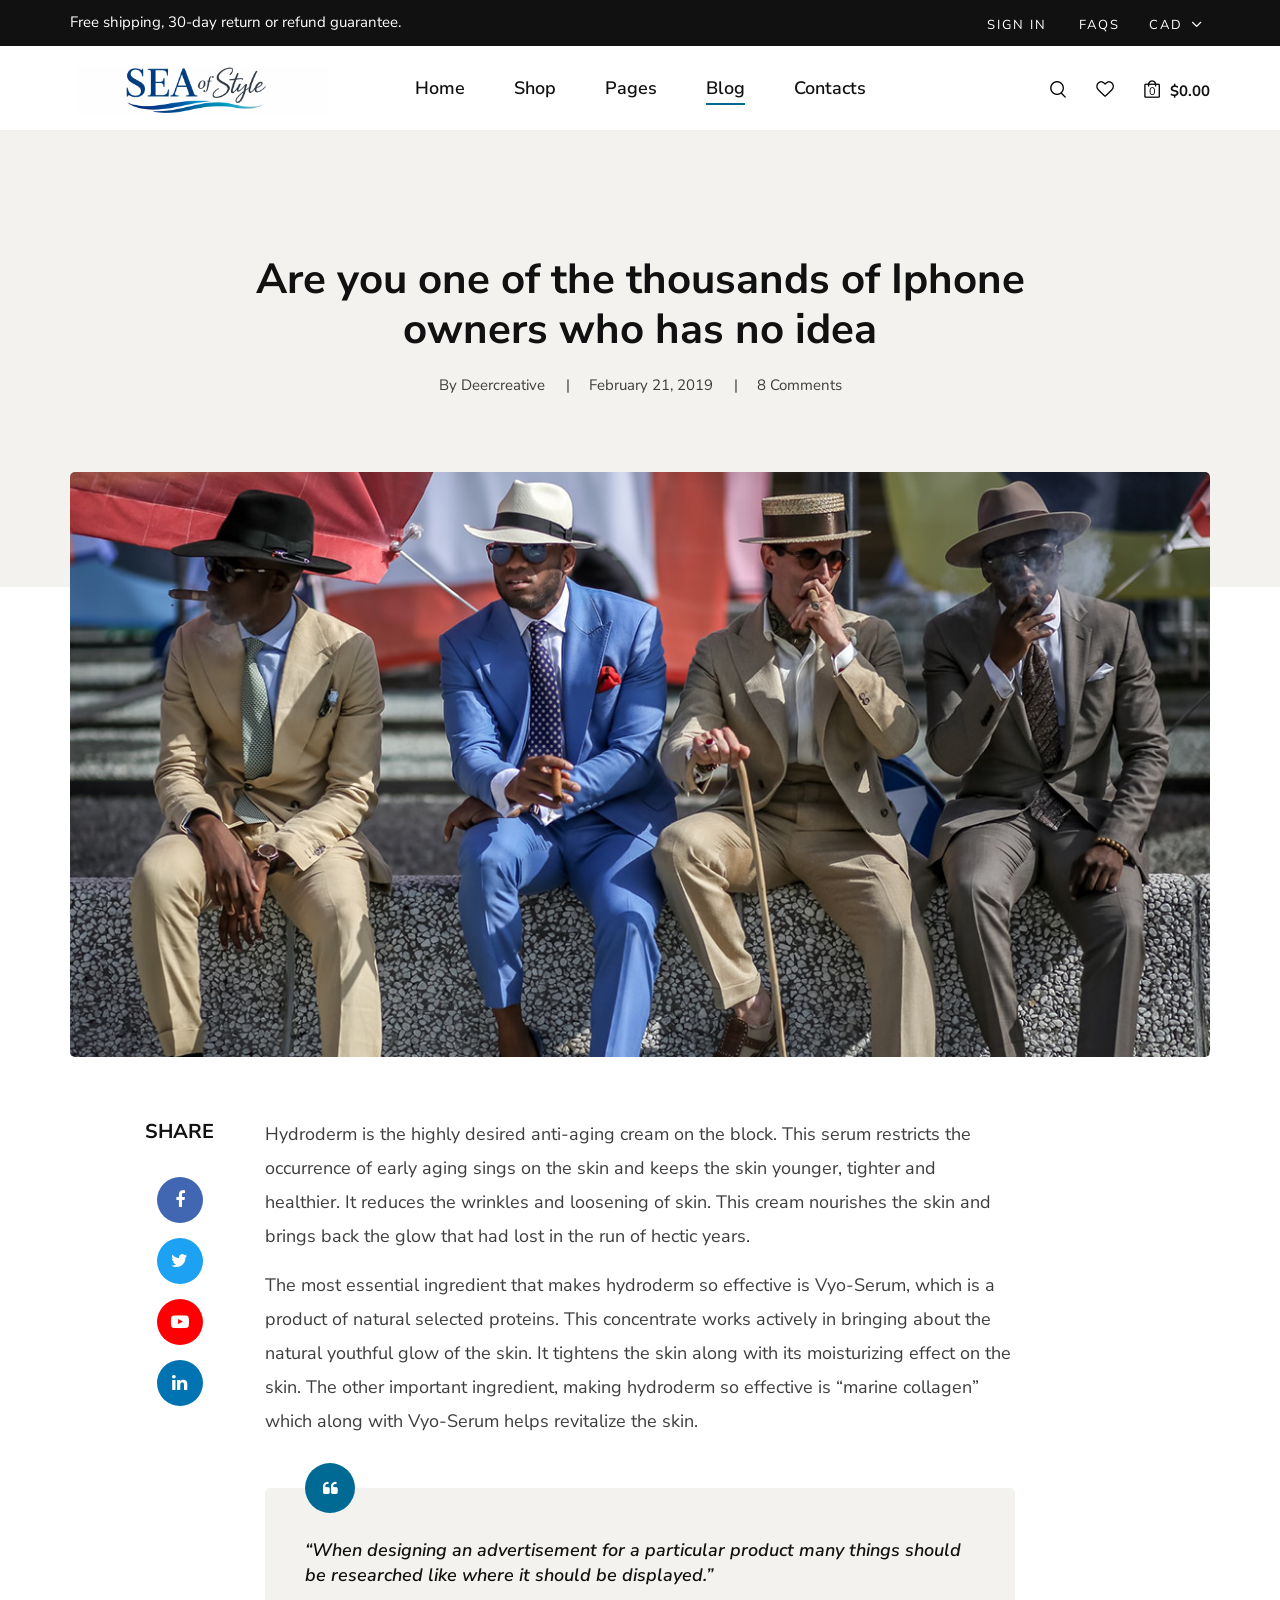
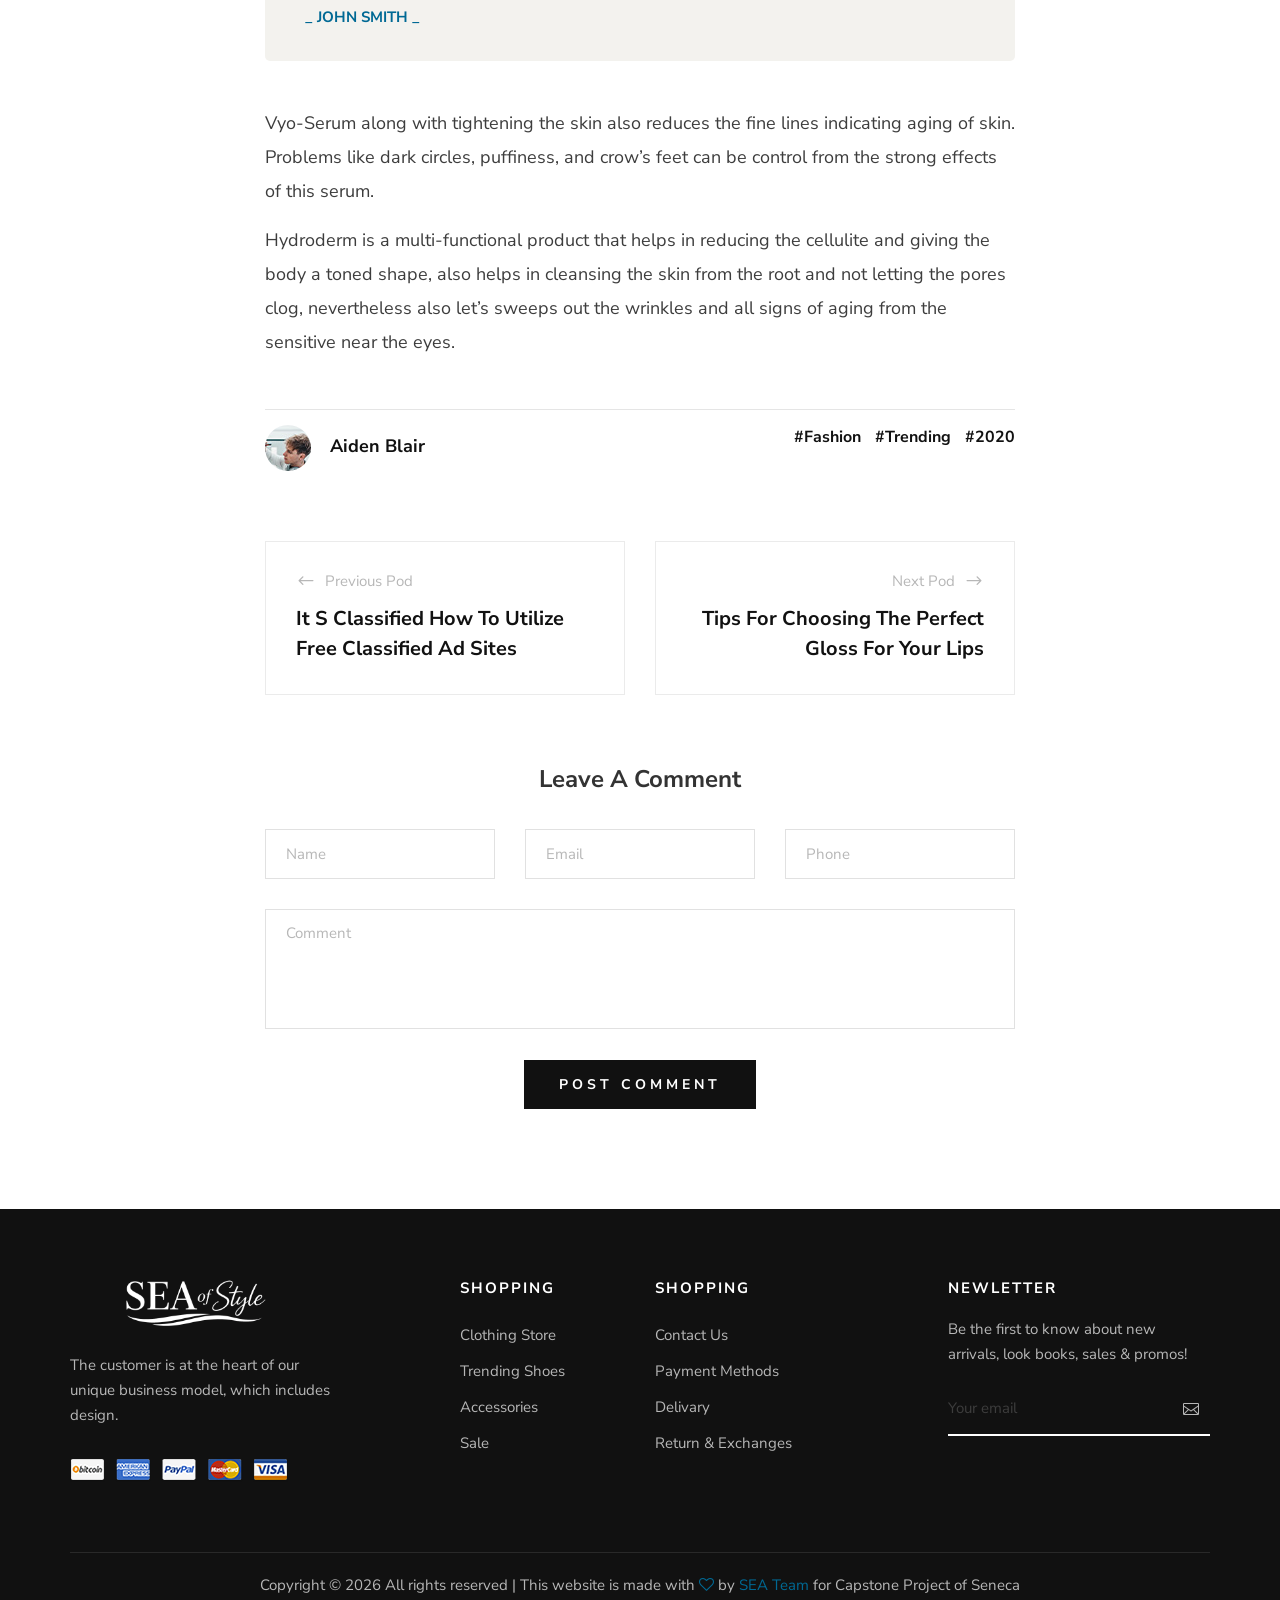
<file: blog-details.html>
<!DOCTYPE html>
<html lang="zxx">

<head>
    <meta charset="UTF-8">
    <meta name="description" content="Male_Fashion Template">
    <meta name="keywords" content="Male_Fashion, unica, creative, html">
    <meta name="viewport" content="width=device-width, initial-scale=1.0">
    <meta http-equiv="X-UA-Compatible" content="ie=edge">
    <title>Male-Fashion | Template</title>

    <!-- Google Font -->
    <link href="https://fonts.googleapis.com/css2?family=Nunito+Sans:wght@300;400;600;700;800;900&display=swap"
        rel="stylesheet">

    <!-- Css Styles -->
    <link rel="stylesheet" href="css/bootstrap.min.css" type="text/css">
    <link rel="stylesheet" href="css/font-awesome.min.css" type="text/css">
    <link rel="stylesheet" href="css/elegant-icons.css" type="text/css">
    <link rel="stylesheet" href="css/magnific-popup.css" type="text/css">
    <link rel="stylesheet" href="css/nice-select.css" type="text/css">
    <link rel="stylesheet" href="css/owl.carousel.min.css" type="text/css">
    <link rel="stylesheet" href="css/slicknav.min.css" type="text/css">
    <link rel="stylesheet" href="css/style.css" type="text/css">
</head>

<body>
    <!-- Page Preloder -->
    <div id="preloder">
        <div class="loader"></div>
    </div>

    <!-- Offcanvas Menu Begin -->
    <div class="offcanvas-menu-overlay"></div>
    <div class="offcanvas-menu-wrapper">
        <div class="offcanvas__option">
            <div class="offcanvas__links">
                <a href="#">Sign in</a>
                <a href="#">FAQs</a>
            </div>
            <div class="offcanvas__top__hover">
                <span>CAD <i class="arrow_carrot-down"></i></span>
                <ul>
                    <li>CAD</li>
                    <li>EUR</li>
                    <li>USD</li>
                </ul>
            </div>
        </div>
        <div class="offcanvas__nav__option">
            <a href="#" class="search-switch"><img src="img/icon/search.png" alt=""></a>
            <a href="#"><img src="img/icon/heart.png" alt=""></a>
            <a href="#"><img src="img/icon/cart.png" alt=""> <span>0</span></a>
            <div class="price">$0.00</div>
        </div>
        <div id="mobile-menu-wrap"></div>
        <div class="offcanvas__text">
            <p>Free shipping, 30-day return or refund guarantee.</p>
        </div>
    </div>
    <!-- Offcanvas Menu End -->

    <!-- Header Section Begin -->
    <header class="header">
        <div class="header__top">
            <div class="container">
                <div class="row">
                    <div class="col-lg-6 col-md-7">
                        <div class="header__top__left">
                            <p>Free shipping, 30-day return or refund guarantee.</p>
                        </div>
                    </div>
                    <div class="col-lg-6 col-md-5">
                        <div class="header__top__right">
                            <div class="header__top__links">
                                <a href="#">Sign in</a>
                                <a href="#">FAQs</a>
                            </div>
                            <div class="header__top__hover">
                                <span>CAD <i class="arrow_carrot-down"></i></span>
                                <ul>
                                    <li>CAD</li>
                                    <li>EUR</li>
                                    <li>USD</li>
                                </ul>
                            </div>
                        </div>
                    </div>
                </div>
            </div>
        </div>
        <div class="container">
            <div class="row">
                <div class="col-lg-3 col-md-3">
                    <div class="header__logo">
                        <a href="./index.html"><img src="img/logo.png" alt=""></a>
                    </div>
                </div>
                <div class="col-lg-6 col-md-6">
                    <nav class="header__menu mobile-menu">
                        <ul>
                            <li><a href="./index.html">Home</a></li>
                            <li><a href="./shop.html">Shop</a></li>
                            <li><a href="#">Pages</a>
                                <ul class="dropdown">
                                    <li><a href="./about.html">About Us</a></li>
                                    <li><a href="./shop-details.html">Shop Details</a></li>
                                    <li><a href="./shopping-cart.html">Shopping Cart</a></li>
                                    <li><a href="./checkout.html">Check Out</a></li>
                                    <li><a href="./blog-details.html">Blog Details</a></li>
                                </ul>
                            </li>
                            <li class="active"><a href="./blog.html">Blog</a></li>
                            <li><a href="./contact.html">Contacts</a></li>
                        </ul>
                    </nav>
                </div>
                <div class="col-lg-3 col-md-3">
                    <div class="header__nav__option">
                        <a href="#" class="search-switch"><img src="img/icon/search.png" alt=""></a>
                        <a href="#"><img src="img/icon/heart.png" alt=""></a>
                        <a href="#"><img src="img/icon/cart.png" alt=""> <span>0</span></a>
                        <div class="price">$0.00</div>
                    </div>
                </div>
            </div>
            <div class="canvas__open"><i class="fa fa-bars"></i></div>
        </div>
    </header>
    <!-- Header Section End -->

    <!-- Blog Details Hero Begin -->
    <section class="blog-hero spad">
        <div class="container">
            <div class="row d-flex justify-content-center">
                <div class="col-lg-9 text-center">
                    <div class="blog__hero__text">
                        <h2>Are you one of the thousands of Iphone owners who has no idea</h2>
                        <ul>
                            <li>By Deercreative</li>
                            <li>February 21, 2019</li>
                            <li>8 Comments</li>
                        </ul>
                    </div>
                </div>
            </div>
        </div>
    </section>
    <!-- Blog Details Hero End -->

    <!-- Blog Details Section Begin -->
    <section class="blog-details spad">
        <div class="container">
            <div class="row d-flex justify-content-center">
                <div class="col-lg-12">
                    <div class="blog__details__pic">
                        <img src="img/blog/details/blog-details.jpg" alt="">
                    </div>
                </div>
                <div class="col-lg-8">
                    <div class="blog__details__content">
                        <div class="blog__details__share">
                            <span>share</span>
                            <ul>
                                <li><a href="#"><i class="fa fa-facebook"></i></a></li>
                                <li><a href="#" class="twitter"><i class="fa fa-twitter"></i></a></li>
                                <li><a href="#" class="youtube"><i class="fa fa-youtube-play"></i></a></li>
                                <li><a href="#" class="linkedin"><i class="fa fa-linkedin"></i></a></li>
                            </ul>
                        </div>
                        <div class="blog__details__text">
                            <p>Hydroderm is the highly desired anti-aging cream on the block. This serum restricts the
                                occurrence of early aging sings on the skin and keeps the skin younger, tighter and
                                healthier. It reduces the wrinkles and loosening of skin. This cream nourishes the skin
                                and brings back the glow that had lost in the run of hectic years.</p>
                            <p>The most essential ingredient that makes hydroderm so effective is Vyo-Serum, which is a
                                product of natural selected proteins. This concentrate works actively in bringing about
                                the natural youthful glow of the skin. It tightens the skin along with its moisturizing
                                effect on the skin. The other important ingredient, making hydroderm so effective is
                                “marine collagen” which along with Vyo-Serum helps revitalize the skin.</p>
                        </div>
                        <div class="blog__details__quote">
                            <i class="fa fa-quote-left"></i>
                            <p>“When designing an advertisement for a particular product many things should be
                                researched like where it should be displayed.”</p>
                            <h6>_ John Smith _</h6>
                        </div>
                        <div class="blog__details__text">
                            <p>Vyo-Serum along with tightening the skin also reduces the fine lines indicating aging of
                                skin. Problems like dark circles, puffiness, and crow’s feet can be control from the
                                strong effects of this serum.</p>
                            <p>Hydroderm is a multi-functional product that helps in reducing the cellulite and giving
                                the body a toned shape, also helps in cleansing the skin from the root and not letting
                                the pores clog, nevertheless also let’s sweeps out the wrinkles and all signs of aging
                                from the sensitive near the eyes.</p>
                        </div>
                        <div class="blog__details__option">
                            <div class="row">
                                <div class="col-lg-6 col-md-6 col-sm-6">
                                    <div class="blog__details__author">
                                        <div class="blog__details__author__pic">
                                            <img src="img/blog/details/blog-author.jpg" alt="">
                                        </div>
                                        <div class="blog__details__author__text">
                                            <h5>Aiden Blair</h5>
                                        </div>
                                    </div>
                                </div>
                                <div class="col-lg-6 col-md-6 col-sm-6">
                                    <div class="blog__details__tags">
                                        <a href="#">#Fashion</a>
                                        <a href="#">#Trending</a>
                                        <a href="#">#2020</a>
                                    </div>
                                </div>
                            </div>
                        </div>
                        <div class="blog__details__btns">
                            <div class="row">
                                <div class="col-lg-6 col-md-6 col-sm-6">
                                    <a href="" class="blog__details__btns__item">
                                        <p><span class="arrow_left"></span> Previous Pod</p>
                                        <h5>It S Classified How To Utilize Free Classified Ad Sites</h5>
                                    </a>
                                </div>
                                <div class="col-lg-6 col-md-6 col-sm-6">
                                    <a href="" class="blog__details__btns__item blog__details__btns__item--next">
                                        <p>Next Pod <span class="arrow_right"></span></p>
                                        <h5>Tips For Choosing The Perfect Gloss For Your Lips</h5>
                                    </a>
                                </div>
                            </div>
                        </div>
                        <div class="blog__details__comment">
                            <h4>Leave A Comment</h4>
                            <form action="#">
                                <div class="row">
                                    <div class="col-lg-4 col-md-4">
                                        <input type="text" placeholder="Name">
                                    </div>
                                    <div class="col-lg-4 col-md-4">
                                        <input type="text" placeholder="Email">
                                    </div>
                                    <div class="col-lg-4 col-md-4">
                                        <input type="text" placeholder="Phone">
                                    </div>
                                    <div class="col-lg-12 text-center">
                                        <textarea placeholder="Comment"></textarea>
                                        <button type="submit" class="site-btn">Post Comment</button>
                                    </div>
                                </div>
                            </form>
                        </div>
                    </div>
                </div>
            </div>
        </div>
    </section>
    <!-- Blog Details Section End -->

    <!-- Footer Section Begin -->
    <footer class="footer">
        <div class="container">
            <div class="row">
                <div class="col-lg-3 col-md-6 col-sm-6">
                    <div class="footer__about">
                        <div class="footer__logo">
                            <a href="#"><img src="img/footer-logo.png" alt=""></a>
                        </div>
                        <p>The customer is at the heart of our unique business model, which includes design.</p>
                        <a href="#"><img src="img/payment.png" alt=""></a>
                    </div>
                </div>
                <div class="col-lg-2 offset-lg-1 col-md-3 col-sm-6">
                    <div class="footer__widget">
                        <h6>Shopping</h6>
                        <ul>
                            <li><a href="#">Clothing Store</a></li>
                            <li><a href="#">Trending Shoes</a></li>
                            <li><a href="#">Accessories</a></li>
                            <li><a href="#">Sale</a></li>
                        </ul>
                    </div>
                </div>
                <div class="col-lg-2 col-md-3 col-sm-6">
                    <div class="footer__widget">
                        <h6>Shopping</h6>
                        <ul>
                            <li><a href="#">Contact Us</a></li>
                            <li><a href="#">Payment Methods</a></li>
                            <li><a href="#">Delivary</a></li>
                            <li><a href="#">Return & Exchanges</a></li>
                        </ul>
                    </div>
                </div>
                <div class="col-lg-3 offset-lg-1 col-md-6 col-sm-6">
                    <div class="footer__widget">
                        <h6>NewLetter</h6>
                        <div class="footer__newslatter">
                            <p>Be the first to know about new arrivals, look books, sales & promos!</p>
                            <form action="#">
                                <input type="text" placeholder="Your email">
                                <button type="submit"><span class="icon_mail_alt"></span></button>
                            </form>
                        </div>
                    </div>
                </div>
            </div>
            <div class="row">
                <div class="col-lg-12 text-center">
                    <div class="footer__copyright__text">
                        <!-- Link back to Colorlib can't be removed. Template is licensed under CC BY 3.0. -->
                        <p>Copyright ©
                            <script>
                                document.write(new Date().getFullYear());
                            </script>
                            All rights reserved | This website is made with <i class="fa fa-heart-o"
                            aria-hidden="true"></i> by <a href="about.html" target="_blank">SEA Team</a> for Capstone Project of Seneca
                        </p>
                        <!-- Link back to Colorlib can't be removed. Template is licensed under CC BY 3.0. -->
                    </div>
                </div>
            </div>
        </div>
    </footer>
    <!-- Footer Section End -->

    <!-- Search Begin -->
    <div class="search-model">
        <div class="h-100 d-flex align-items-center justify-content-center">
            <div class="search-close-switch">+</div>
            <form class="search-model-form">
                <input type="text" id="search-input" placeholder="Search here.....">
            </form>
        </div>
    </div>
    <!-- Search End -->

    <!-- Js Plugins -->
    <script src="js/jquery-3.3.1.min.js"></script>
    <script src="js/bootstrap.min.js"></script>
    <script src="js/jquery.nice-select.min.js"></script>
    <script src="js/jquery.nicescroll.min.js"></script>
    <script src="js/jquery.magnific-popup.min.js"></script>
    <script src="js/jquery.countdown.min.js"></script>
    <script src="js/jquery.slicknav.js"></script>
    <script src="js/mixitup.min.js"></script>
    <script src="js/owl.carousel.min.js"></script>
    <script src="js/main.js"></script>
</body>

</html>
</file>
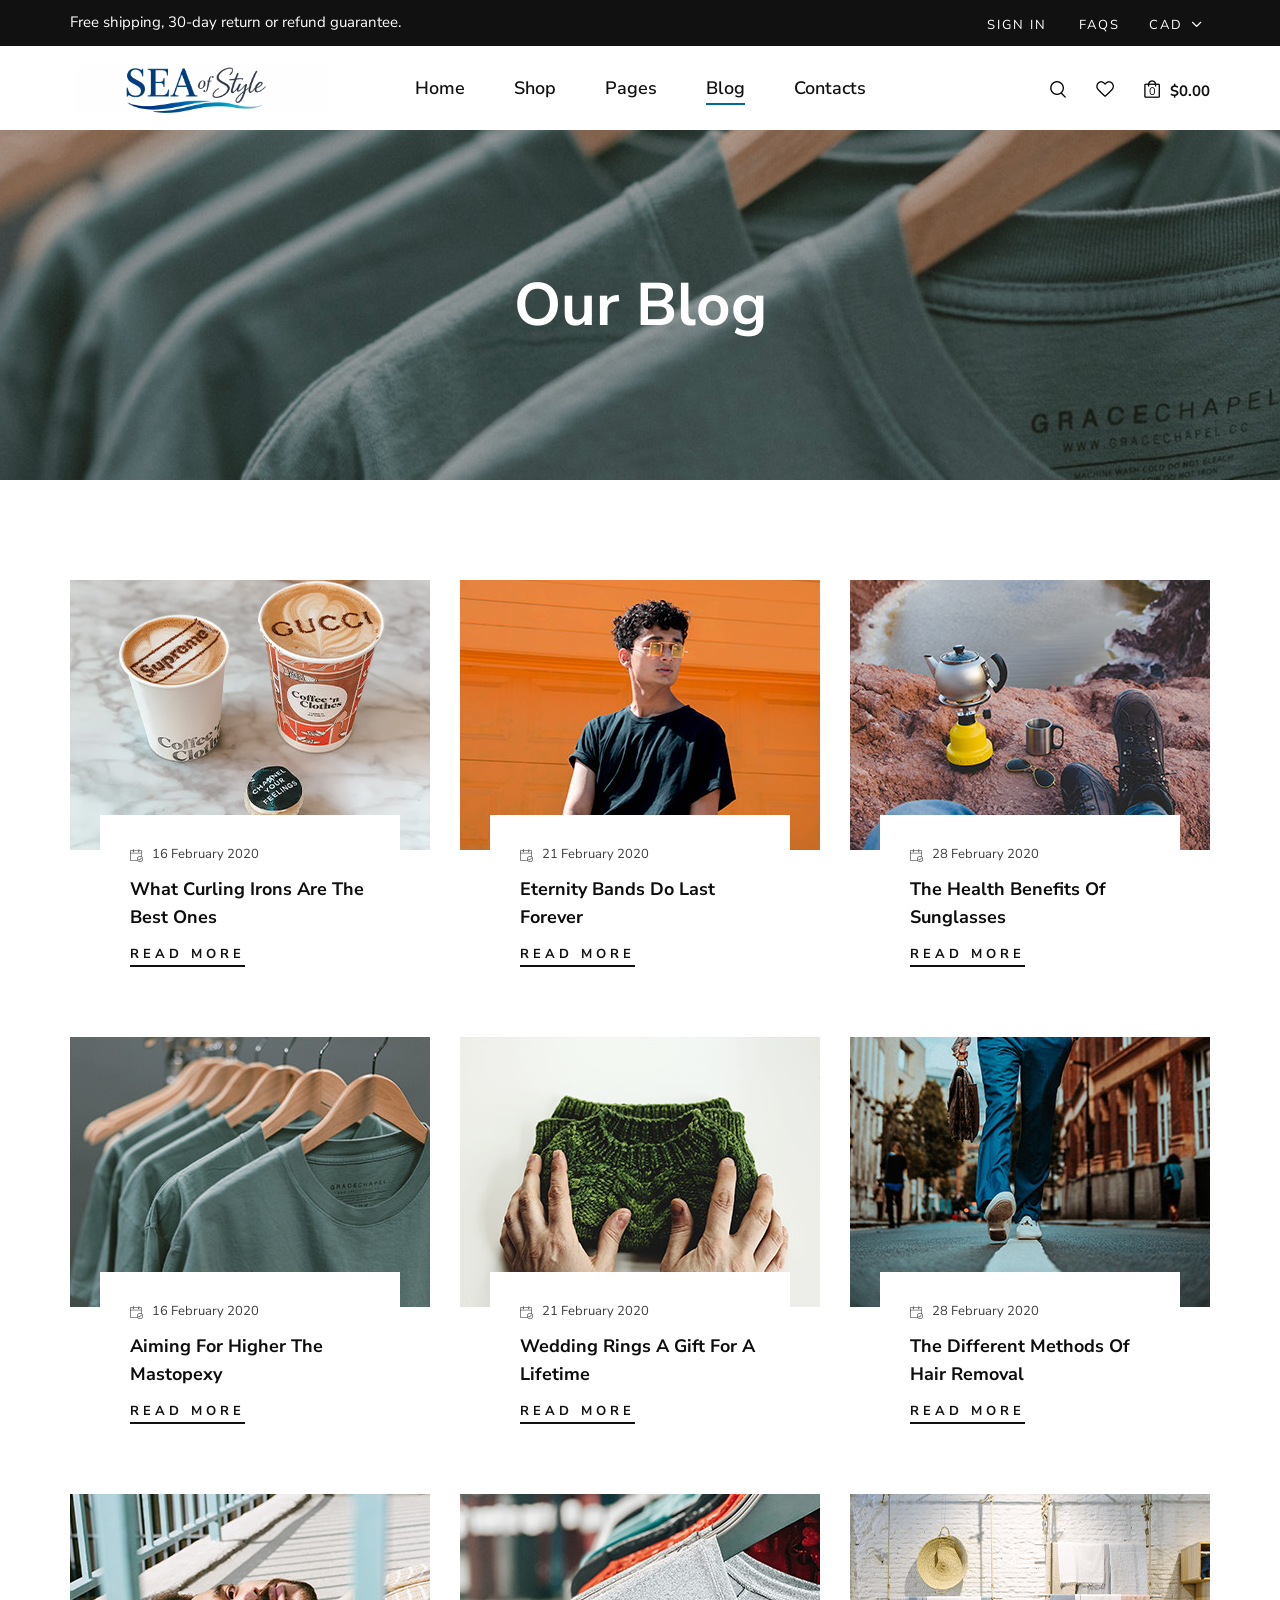
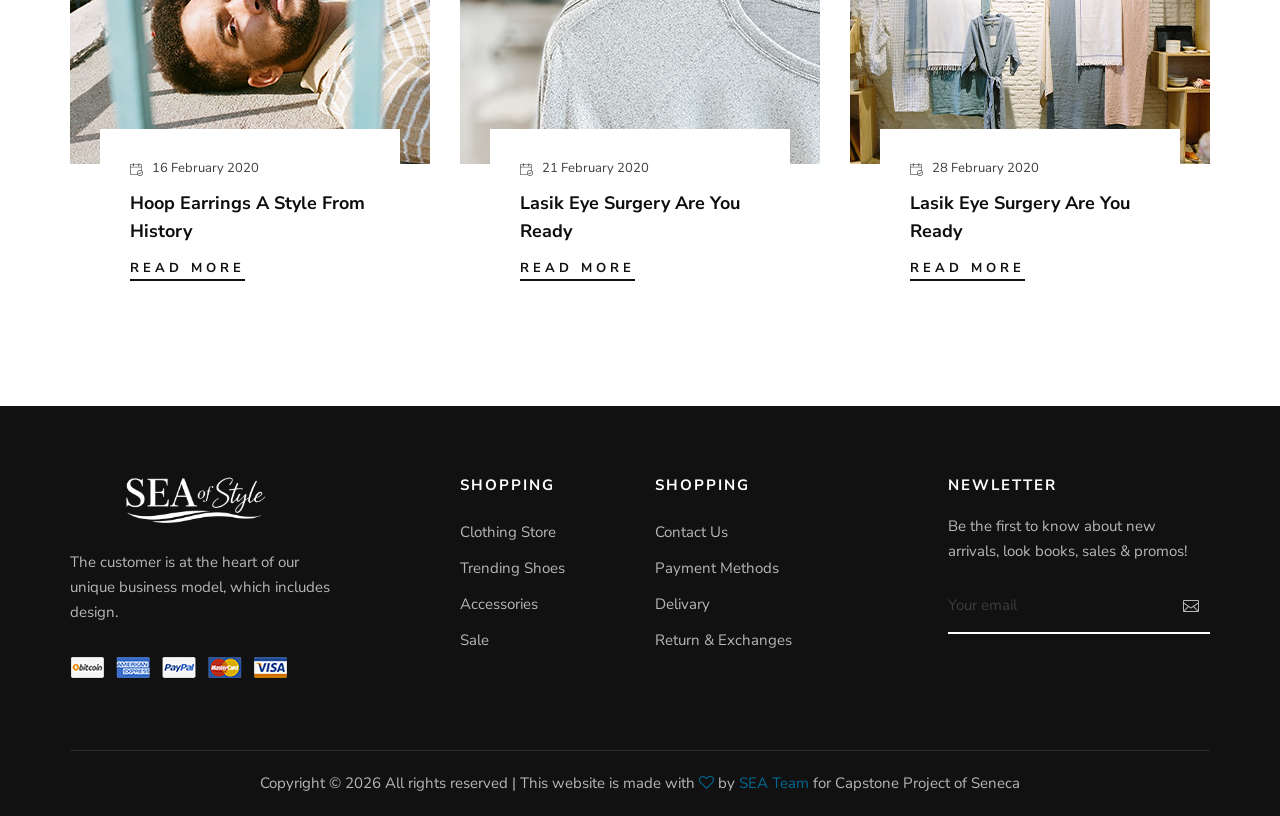
<file: blog.html>
<!DOCTYPE html>
<html lang="zxx">

<head>
    <meta charset="UTF-8">
    <meta name="description" content="Male_Fashion Template">
    <meta name="keywords" content="Male_Fashion, unica, creative, html">
    <meta name="viewport" content="width=device-width, initial-scale=1.0">
    <meta http-equiv="X-UA-Compatible" content="ie=edge">
    <title>Male-Fashion | Template</title>

    <!-- Google Font -->
    <link href="https://fonts.googleapis.com/css2?family=Nunito+Sans:wght@300;400;600;700;800;900&display=swap"
        rel="stylesheet">

    <!-- Css Styles -->
    <link rel="stylesheet" href="css/bootstrap.min.css" type="text/css">
    <link rel="stylesheet" href="css/font-awesome.min.css" type="text/css">
    <link rel="stylesheet" href="css/elegant-icons.css" type="text/css">
    <link rel="stylesheet" href="css/magnific-popup.css" type="text/css">
    <link rel="stylesheet" href="css/nice-select.css" type="text/css">
    <link rel="stylesheet" href="css/owl.carousel.min.css" type="text/css">
    <link rel="stylesheet" href="css/slicknav.min.css" type="text/css">
    <link rel="stylesheet" href="css/style.css" type="text/css">
</head>

<body>
    <!-- Page Preloder -->
    <div id="preloder">
        <div class="loader"></div>
    </div>

    <!-- Offcanvas Menu Begin -->
    <div class="offcanvas-menu-overlay"></div>
    <div class="offcanvas-menu-wrapper">
        <div class="offcanvas__option">
            <div class="offcanvas__links">
                <a href="#">Sign in</a>
                <a href="#">FAQs</a>
            </div>
            <div class="offcanvas__top__hover">
                <span>CAD <i class="arrow_carrot-down"></i></span>
                <ul>
                    <li>CAD</li>
                    <li>EUR</li>
                    <li>USD</li>
                </ul>
            </div>
        </div>
        <div class="offcanvas__nav__option">
            <a href="#" class="search-switch"><img src="img/icon/search.png" alt=""></a>
            <a href="#"><img src="img/icon/heart.png" alt=""></a>
            <a href="#"><img src="img/icon/cart.png" alt=""> <span>0</span></a>
            <div class="price">$0.00</div>
        </div>
        <div id="mobile-menu-wrap"></div>
        <div class="offcanvas__text">
            <p>Free shipping, 30-day return or refund guarantee.</p>
        </div>
    </div>
    <!-- Offcanvas Menu End -->

    <!-- Header Section Begin -->
    <header class="header">
        <div class="header__top">
            <div class="container">
                <div class="row">
                    <div class="col-lg-6 col-md-7">
                        <div class="header__top__left">
                            <p>Free shipping, 30-day return or refund guarantee.</p>
                        </div>
                    </div>
                    <div class="col-lg-6 col-md-5">
                        <div class="header__top__right">
                            <div class="header__top__links">
                                <a href="#">Sign in</a>
                                <a href="#">FAQs</a>
                            </div>
                            <div class="header__top__hover">
                                <span>CAD <i class="arrow_carrot-down"></i></span>
                                <ul>
                                    <li>CAD</li>
                                    <li>EUR</li>
                                    <li>USD</li>
                                </ul>
                            </div>
                        </div>
                    </div>
                </div>
            </div>
        </div>
        <div class="container">
            <div class="row">
                <div class="col-lg-3 col-md-3">
                    <div class="header__logo">
                        <a href="./index.html"><img src="img/logo.png" alt=""></a>
                    </div>
                </div>
                <div class="col-lg-6 col-md-6">
                    <nav class="header__menu mobile-menu">
                        <ul>
                            <li><a href="./index.html">Home</a></li>
                            <li><a href="./shop.html">Shop</a></li>
                            <li><a href="#">Pages</a>
                                <ul class="dropdown">
                                    <li><a href="./about.html">About Us</a></li>
                                    <li><a href="./shop-details.html">Shop Details</a></li>
                                    <li><a href="./shopping-cart.html">Shopping Cart</a></li>
                                    <li><a href="./checkout.html">Check Out</a></li>
                                    <li><a href="./blog-details.html">Blog Details</a></li>
                                </ul>
                            </li>
                            <li class="active"><a href="./blog.html">Blog</a></li>
                            <li><a href="./contact.html">Contacts</a></li>
                        </ul>
                    </nav>
                </div>
                <div class="col-lg-3 col-md-3">
                    <div class="header__nav__option">
                        <a href="#" class="search-switch"><img src="img/icon/search.png" alt=""></a>
                        <a href="#"><img src="img/icon/heart.png" alt=""></a>
                        <a href="#"><img src="img/icon/cart.png" alt=""> <span>0</span></a>
                        <div class="price">$0.00</div>
                    </div>
                </div>
            </div>
            <div class="canvas__open"><i class="fa fa-bars"></i></div>
        </div>
    </header>
    <!-- Header Section End -->

    <!-- Breadcrumb Section Begin -->
    <section class="breadcrumb-blog set-bg" data-setbg="img/breadcrumb-bg.jpg">
        <div class="container">
            <div class="row">
                <div class="col-lg-12">
                    <h2>Our Blog</h2>
                </div>
            </div>
        </div>
    </section>
    <!-- Breadcrumb Section End -->

    <!-- Blog Section Begin -->
    <section class="blog spad">
        <div class="container">
            <div class="row">
                <div class="col-lg-4 col-md-6 col-sm-6">
                    <div class="blog__item">
                        <div class="blog__item__pic set-bg" data-setbg="img/blog/blog-1.jpg"></div>
                        <div class="blog__item__text">
                            <span><img src="img/icon/calendar.png" alt=""> 16 February 2020</span>
                            <h5>What Curling Irons Are The Best Ones</h5>
                            <a href="#">Read More</a>
                        </div>
                    </div>
                </div>
                <div class="col-lg-4 col-md-6 col-sm-6">
                    <div class="blog__item">
                        <div class="blog__item__pic set-bg" data-setbg="img/blog/blog-2.jpg"></div>
                        <div class="blog__item__text">
                            <span><img src="img/icon/calendar.png" alt=""> 21 February 2020</span>
                            <h5>Eternity Bands Do Last Forever</h5>
                            <a href="#">Read More</a>
                        </div>
                    </div>
                </div>
                <div class="col-lg-4 col-md-6 col-sm-6">
                    <div class="blog__item">
                        <div class="blog__item__pic set-bg" data-setbg="img/blog/blog-3.jpg"></div>
                        <div class="blog__item__text">
                            <span><img src="img/icon/calendar.png" alt=""> 28 February 2020</span>
                            <h5>The Health Benefits Of Sunglasses</h5>
                            <a href="#">Read More</a>
                        </div>
                    </div>
                </div>
                <div class="col-lg-4 col-md-6 col-sm-6">
                    <div class="blog__item">
                        <div class="blog__item__pic set-bg" data-setbg="img/blog/blog-4.jpg"></div>
                        <div class="blog__item__text">
                            <span><img src="img/icon/calendar.png" alt=""> 16 February 2020</span>
                            <h5>Aiming For Higher The Mastopexy</h5>
                            <a href="#">Read More</a>
                        </div>
                    </div>
                </div>
                <div class="col-lg-4 col-md-6 col-sm-6">
                    <div class="blog__item">
                        <div class="blog__item__pic set-bg" data-setbg="img/blog/blog-5.jpg"></div>
                        <div class="blog__item__text">
                            <span><img src="img/icon/calendar.png" alt=""> 21 February 2020</span>
                            <h5>Wedding Rings A Gift For A Lifetime</h5>
                            <a href="#">Read More</a>
                        </div>
                    </div>
                </div>
                <div class="col-lg-4 col-md-6 col-sm-6">
                    <div class="blog__item">
                        <div class="blog__item__pic set-bg" data-setbg="img/blog/blog-6.jpg"></div>
                        <div class="blog__item__text">
                            <span><img src="img/icon/calendar.png" alt=""> 28 February 2020</span>
                            <h5>The Different Methods Of Hair Removal</h5>
                            <a href="#">Read More</a>
                        </div>
                    </div>
                </div>
                <div class="col-lg-4 col-md-6 col-sm-6">
                    <div class="blog__item">
                        <div class="blog__item__pic set-bg" data-setbg="img/blog/blog-7.jpg"></div>
                        <div class="blog__item__text">
                            <span><img src="img/icon/calendar.png" alt=""> 16 February 2020</span>
                            <h5>Hoop Earrings A Style From History</h5>
                            <a href="#">Read More</a>
                        </div>
                    </div>
                </div>
                <div class="col-lg-4 col-md-6 col-sm-6">
                    <div class="blog__item">
                        <div class="blog__item__pic set-bg" data-setbg="img/blog/blog-8.jpg"></div>
                        <div class="blog__item__text">
                            <span><img src="img/icon/calendar.png" alt=""> 21 February 2020</span>
                            <h5>Lasik Eye Surgery Are You Ready</h5>
                            <a href="#">Read More</a>
                        </div>
                    </div>
                </div>
                <div class="col-lg-4 col-md-6 col-sm-6">
                    <div class="blog__item">
                        <div class="blog__item__pic set-bg" data-setbg="img/blog/blog-9.jpg"></div>
                        <div class="blog__item__text">
                            <span><img src="img/icon/calendar.png" alt=""> 28 February 2020</span>
                            <h5>Lasik Eye Surgery Are You Ready</h5>
                            <a href="#">Read More</a>
                        </div>
                    </div>
                </div>
            </div>
        </div>
    </section>
    <!-- Blog Section End -->

    <!-- Footer Section Begin -->
    <footer class="footer">
        <div class="container">
            <div class="row">
                <div class="col-lg-3 col-md-6 col-sm-6">
                    <div class="footer__about">
                        <div class="footer__logo">
                            <a href="#"><img src="img/footer-logo.png" alt=""></a>
                        </div>
                        <p>The customer is at the heart of our unique business model, which includes design.</p>
                        <a href="#"><img src="img/payment.png" alt=""></a>
                    </div>
                </div>
                <div class="col-lg-2 offset-lg-1 col-md-3 col-sm-6">
                    <div class="footer__widget">
                        <h6>Shopping</h6>
                        <ul>
                            <li><a href="#">Clothing Store</a></li>
                            <li><a href="#">Trending Shoes</a></li>
                            <li><a href="#">Accessories</a></li>
                            <li><a href="#">Sale</a></li>
                        </ul>
                    </div>
                </div>
                <div class="col-lg-2 col-md-3 col-sm-6">
                    <div class="footer__widget">
                        <h6>Shopping</h6>
                        <ul>
                            <li><a href="#">Contact Us</a></li>
                            <li><a href="#">Payment Methods</a></li>
                            <li><a href="#">Delivary</a></li>
                            <li><a href="#">Return & Exchanges</a></li>
                        </ul>
                    </div>
                </div>
                <div class="col-lg-3 offset-lg-1 col-md-6 col-sm-6">
                    <div class="footer__widget">
                        <h6>NewLetter</h6>
                        <div class="footer__newslatter">
                            <p>Be the first to know about new arrivals, look books, sales & promos!</p>
                            <form action="#">
                                <input type="text" placeholder="Your email">
                                <button type="submit"><span class="icon_mail_alt"></span></button>
                            </form>
                        </div>
                    </div>
                </div>
            </div>
            <div class="row">
                <div class="col-lg-12 text-center">
                    <div class="footer__copyright__text">
                        <!-- Link back to Colorlib can't be removed. Template is licensed under CC BY 3.0. -->
                        <p>Copyright ©
                            <script>
                                document.write(new Date().getFullYear());
                            </script>
                            All rights reserved | This website is made with <i class="fa fa-heart-o"
                            aria-hidden="true"></i> by <a href="about.html" target="_blank">SEA Team</a> for Capstone Project of Seneca
                        </p>
                        <!-- Link back to Colorlib can't be removed. Template is licensed under CC BY 3.0. -->
                    </div>
                </div>
            </div>
        </div>
    </footer>
    <!-- Footer Section End -->

    <!-- Search Begin -->
    <div class="search-model">
        <div class="h-100 d-flex align-items-center justify-content-center">
            <div class="search-close-switch">+</div>
            <form class="search-model-form">
                <input type="text" id="search-input" placeholder="Search here.....">
            </form>
        </div>
    </div>
    <!-- Search End -->

    <!-- Js Plugins -->
    <script src="js/jquery-3.3.1.min.js"></script>
    <script src="js/bootstrap.min.js"></script>
    <script src="js/jquery.nice-select.min.js"></script>
    <script src="js/jquery.nicescroll.min.js"></script>
    <script src="js/jquery.magnific-popup.min.js"></script>
    <script src="js/jquery.countdown.min.js"></script>
    <script src="js/jquery.slicknav.js"></script>
    <script src="js/mixitup.min.js"></script>
    <script src="js/owl.carousel.min.js"></script>
    <script src="js/main.js"></script>
</body>

</html>
</file>
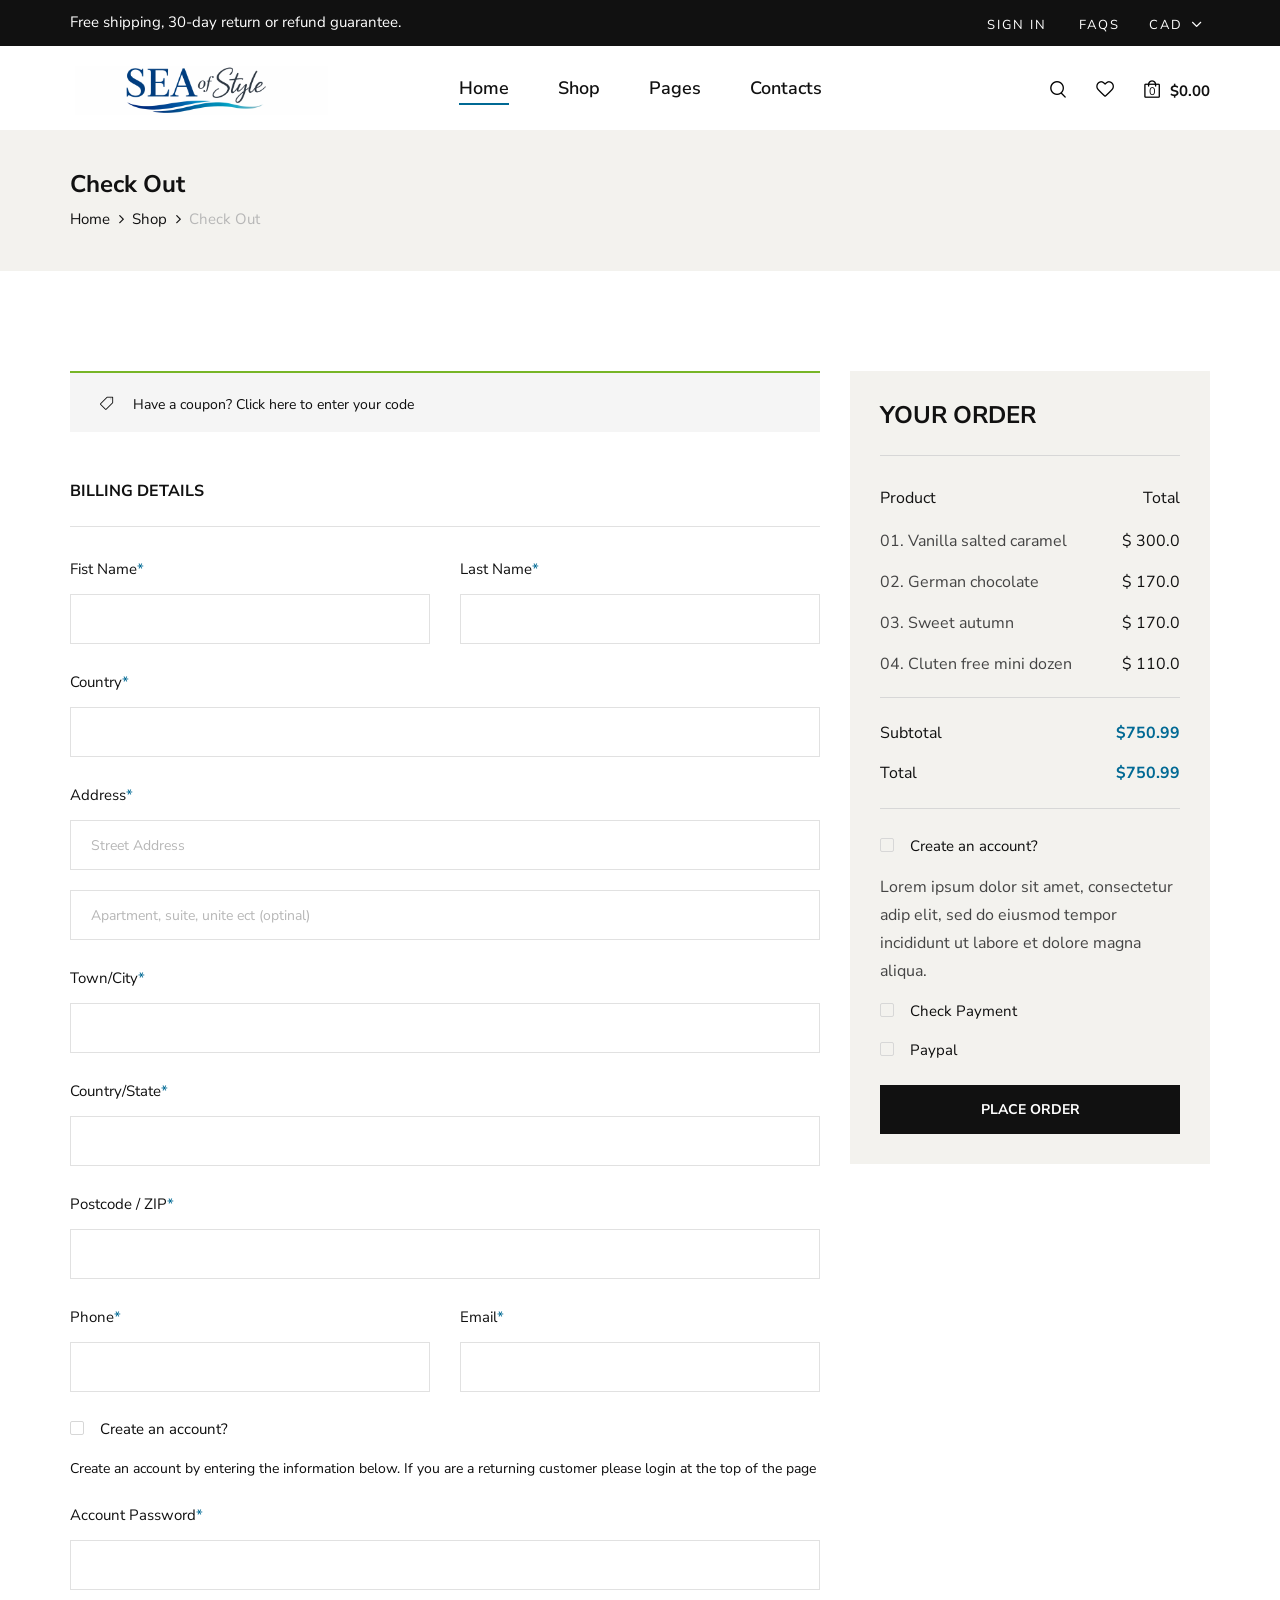
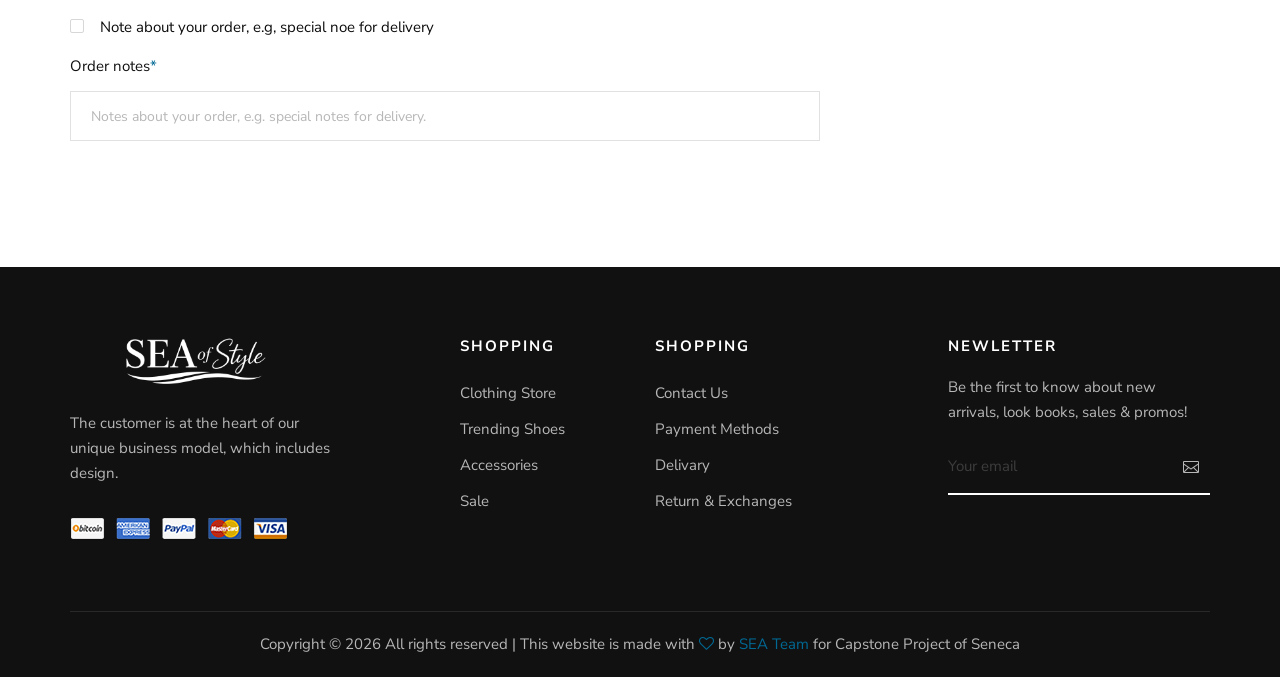
<file: checkout.html>
<!DOCTYPE html>
<html lang="zxx">

<head>
    <meta charset="UTF-8">
    <meta name="description" content="Male_Fashion Template">
    <meta name="keywords" content="Male_Fashion, unica, creative, html">
    <meta name="viewport" content="width=device-width, initial-scale=1.0">
    <meta http-equiv="X-UA-Compatible" content="ie=edge">
    <title>Male-Fashion | Template</title>

    <!-- Google Font -->
    <link href="https://fonts.googleapis.com/css2?family=Nunito+Sans:wght@300;400;600;700;800;900&display=swap"
    rel="stylesheet">

    <!-- Css Styles -->
    <link rel="stylesheet" href="css/bootstrap.min.css" type="text/css">
    <link rel="stylesheet" href="css/font-awesome.min.css" type="text/css">
    <link rel="stylesheet" href="css/elegant-icons.css" type="text/css">
    <link rel="stylesheet" href="css/magnific-popup.css" type="text/css">
    <link rel="stylesheet" href="css/nice-select.css" type="text/css">
    <link rel="stylesheet" href="css/owl.carousel.min.css" type="text/css">
    <link rel="stylesheet" href="css/slicknav.min.css" type="text/css">
    <link rel="stylesheet" href="css/style.css" type="text/css">
</head>

<body>
    <!-- Page Preloder -->
    <div id="preloder">
        <div class="loader"></div>
    </div>

    <!-- Offcanvas Menu Begin -->
    <div class="offcanvas-menu-overlay"></div>
    <div class="offcanvas-menu-wrapper">
        <div class="offcanvas__option">
            <div class="offcanvas__links">
                <a href="#">Sign in</a>
                <a href="#">FAQs</a>
            </div>
            <div class="offcanvas__top__hover">
                <span>CAD <i class="arrow_carrot-down"></i></span>
                <ul>
                    <li>CAD</li>
                    <li>EUR</li>
                    <li>USD</li>
                </ul>
            </div>
        </div>
        <div class="offcanvas__nav__option">
            <a href="#" class="search-switch"><img src="img/icon/search.png" alt=""></a>
            <a href="#"><img src="img/icon/heart.png" alt=""></a>
            <a href="#"><img src="img/icon/cart.png" alt=""> <span>0</span></a>
            <div class="price">$0.00</div>
        </div>
        <div id="mobile-menu-wrap"></div>
        <div class="offcanvas__text">
            <p>Free shipping, 30-day return or refund guarantee.</p>
        </div>
    </div>
    <!-- Offcanvas Menu End -->

    <!-- Header Section Begin -->
    <header class="header">
        <div class="header__top">
            <div class="container">
                <div class="row">
                    <div class="col-lg-6 col-md-7">
                        <div class="header__top__left">
                            <p>Free shipping, 30-day return or refund guarantee.</p>
                        </div>
                    </div>
                    <div class="col-lg-6 col-md-5">
                        <div class="header__top__right">
                            <div class="header__top__links">
                                <a href="#">Sign in</a>
                                <a href="#">FAQs</a>
                            </div>
                            <div class="header__top__hover">
                                <span>CAD <i class="arrow_carrot-down"></i></span>
                                <ul>
                                    <li>CAD</li>
                                    <li>EUR</li>
                                    <li>USD</li>
                                </ul>
                            </div>
                        </div>
                    </div>
                </div>
            </div>
        </div>
        <div class="container">
            <div class="row">
                <div class="col-lg-3 col-md-3">
                    <div class="header__logo">
                        <a href="./index.html"><img src="img/logo.png" alt=""></a>
                    </div>
                </div>
                <div class="col-lg-6 col-md-6">
                    <nav class="header__menu mobile-menu">
                        <ul>
                            <li class="active"><a href="./index.html">Home</a></li>
                            <li><a href="./shop.html">Shop</a></li>
                            <li><a href="#">Pages</a>
                                <ul class="dropdown">
                                    <li><a href="./about.html">About Us</a></li>
                                    <li><a href="./shop-details.html">Shop Details</a></li>
                                    <li><a href="./shopping-cart.html">Shopping Cart</a></li>
                                    <li><a href="./checkout.html">Check Out</a></li>
                                </ul>
                            </li>
                            <li><a href="./contact.html">Contacts</a></li>
                        </ul>
                    </nav>
                </div>
                <div class="col-lg-3 col-md-3">
                    <div class="header__nav__option">
                        <a href="#" class="search-switch"><img src="img/icon/search.png" alt=""></a>
                        <a href="#"><img src="img/icon/heart.png" alt=""></a>
                        <a href="#"><img src="img/icon/cart.png" alt=""> <span>0</span></a>
                        <div class="price">$0.00</div>
                    </div>
                </div>
            </div>
            <div class="canvas__open"><i class="fa fa-bars"></i></div>
        </div>
    </header>
    <!-- Header Section End -->

    <!-- Breadcrumb Section Begin -->
    <section class="breadcrumb-option">
        <div class="container">
            <div class="row">
                <div class="col-lg-12">
                    <div class="breadcrumb__text">
                        <h4>Check Out</h4>
                        <div class="breadcrumb__links">
                            <a href="./index.html">Home</a>
                            <a href="./shop.html">Shop</a>
                            <span>Check Out</span>
                        </div>
                    </div>
                </div>
            </div>
        </div>
    </section>
    <!-- Breadcrumb Section End -->

    <!-- Checkout Section Begin -->
    <section class="checkout spad">
        <div class="container">
            <div class="checkout__form">
                <form action="#">
                    <div class="row">
                        <div class="col-lg-8 col-md-6">
                            <h6 class="coupon__code"><span class="icon_tag_alt"></span> Have a coupon? <a href="#">Click
                            here</a> to enter your code</h6>
                            <h6 class="checkout__title">Billing Details</h6>
                            <div class="row">
                                <div class="col-lg-6">
                                    <div class="checkout__input">
                                        <p>Fist Name<span>*</span></p>
                                        <input type="text">
                                    </div>
                                </div>
                                <div class="col-lg-6">
                                    <div class="checkout__input">
                                        <p>Last Name<span>*</span></p>
                                        <input type="text">
                                    </div>
                                </div>
                            </div>
                            <div class="checkout__input">
                                <p>Country<span>*</span></p>
                                <input type="text">
                            </div>
                            <div class="checkout__input">
                                <p>Address<span>*</span></p>
                                <input type="text" placeholder="Street Address" class="checkout__input__add">
                                <input type="text" placeholder="Apartment, suite, unite ect (optinal)">
                            </div>
                            <div class="checkout__input">
                                <p>Town/City<span>*</span></p>
                                <input type="text">
                            </div>
                            <div class="checkout__input">
                                <p>Country/State<span>*</span></p>
                                <input type="text">
                            </div>
                            <div class="checkout__input">
                                <p>Postcode / ZIP<span>*</span></p>
                                <input type="text">
                            </div>
                            <div class="row">
                                <div class="col-lg-6">
                                    <div class="checkout__input">
                                        <p>Phone<span>*</span></p>
                                        <input type="text">
                                    </div>
                                </div>
                                <div class="col-lg-6">
                                    <div class="checkout__input">
                                        <p>Email<span>*</span></p>
                                        <input type="text">
                                    </div>
                                </div>
                            </div>
                            <div class="checkout__input__checkbox">
                                <label for="acc">
                                    Create an account?
                                    <input type="checkbox" id="acc">
                                    <span class="checkmark"></span>
                                </label>
                                <p>Create an account by entering the information below. If you are a returning customer
                                please login at the top of the page</p>
                            </div>
                            <div class="checkout__input">
                                <p>Account Password<span>*</span></p>
                                <input type="text">
                            </div>
                            <div class="checkout__input__checkbox">
                                <label for="diff-acc">
                                    Note about your order, e.g, special noe for delivery
                                    <input type="checkbox" id="diff-acc">
                                    <span class="checkmark"></span>
                                </label>
                            </div>
                            <div class="checkout__input">
                                <p>Order notes<span>*</span></p>
                                <input type="text"
                                placeholder="Notes about your order, e.g. special notes for delivery.">
                            </div>
                        </div>
                        <div class="col-lg-4 col-md-6">
                            <div class="checkout__order">
                                <h4 class="order__title">Your order</h4>
                                <div class="checkout__order__products">Product <span>Total</span></div>
                                <ul class="checkout__total__products">
                                    <li>01. Vanilla salted caramel <span>$ 300.0</span></li>
                                    <li>02. German chocolate <span>$ 170.0</span></li>
                                    <li>03. Sweet autumn <span>$ 170.0</span></li>
                                    <li>04. Cluten free mini dozen <span>$ 110.0</span></li>
                                </ul>
                                <ul class="checkout__total__all">
                                    <li>Subtotal <span>$750.99</span></li>
                                    <li>Total <span>$750.99</span></li>
                                </ul>
                                <div class="checkout__input__checkbox">
                                    <label for="acc-or">
                                        Create an account?
                                        <input type="checkbox" id="acc-or">
                                        <span class="checkmark"></span>
                                    </label>
                                </div>
                                <p>Lorem ipsum dolor sit amet, consectetur adip elit, sed do eiusmod tempor incididunt
                                ut labore et dolore magna aliqua.</p>
                                <div class="checkout__input__checkbox">
                                    <label for="payment">
                                        Check Payment
                                        <input type="checkbox" id="payment">
                                        <span class="checkmark"></span>
                                    </label>
                                </div>
                                <div class="checkout__input__checkbox">
                                    <label for="paypal">
                                        Paypal
                                        <input type="checkbox" id="paypal">
                                        <span class="checkmark"></span>
                                    </label>
                                </div>
                                <button type="submit" class="site-btn">PLACE ORDER</button>
                            </div>
                        </div>
                    </div>
                </form>
            </div>
        </div>
    </section>
    <!-- Checkout Section End -->

    <!-- Footer Section Begin -->
    <footer class="footer">
        <div class="container">
            <div class="row">
                <div class="col-lg-3 col-md-6 col-sm-6">
                    <div class="footer__about">
                        <div class="footer__logo">
                            <a href="#"><img src="img/footer-logo.png" alt=""></a>
                        </div>
                        <p>The customer is at the heart of our unique business model, which includes design.</p>
                        <a href="#"><img src="img/payment.png" alt=""></a>
                    </div>
                </div>
                <div class="col-lg-2 offset-lg-1 col-md-3 col-sm-6">
                    <div class="footer__widget">
                        <h6>Shopping</h6>
                        <ul>
                            <li><a href="#">Clothing Store</a></li>
                            <li><a href="#">Trending Shoes</a></li>
                            <li><a href="#">Accessories</a></li>
                            <li><a href="#">Sale</a></li>
                        </ul>
                    </div>
                </div>
                <div class="col-lg-2 col-md-3 col-sm-6">
                    <div class="footer__widget">
                        <h6>Shopping</h6>
                        <ul>
                            <li><a href="#">Contact Us</a></li>
                            <li><a href="#">Payment Methods</a></li>
                            <li><a href="#">Delivary</a></li>
                            <li><a href="#">Return & Exchanges</a></li>
                        </ul>
                    </div>
                </div>
                <div class="col-lg-3 offset-lg-1 col-md-6 col-sm-6">
                    <div class="footer__widget">
                        <h6>NewLetter</h6>
                        <div class="footer__newslatter">
                            <p>Be the first to know about new arrivals, look books, sales & promos!</p>
                            <form action="#">
                                <input type="text" placeholder="Your email">
                                <button type="submit"><span class="icon_mail_alt"></span></button>
                            </form>
                        </div>
                    </div>
                </div>
            </div>
            <div class="row">
                <div class="col-lg-12 text-center">
                    <div class="footer__copyright__text">
                        <!-- Link back to Colorlib can't be removed. Template is licensed under CC BY 3.0. -->
                        <p>Copyright ©
                            <script>
                                document.write(new Date().getFullYear());
                            </script>
                            All rights reserved | This website is made with <i class="fa fa-heart-o"
                            aria-hidden="true"></i> by <a href="about.html" target="_blank">SEA Team</a> for Capstone Project of Seneca
                        </p>
                        <!-- Link back to Colorlib can't be removed. Template is licensed under CC BY 3.0. -->
                    </div>
                </div>
            </div>
        </div>
    </footer>
    <!-- Footer Section End -->

    <!-- Search Begin -->
    <div class="search-model">
        <div class="h-100 d-flex align-items-center justify-content-center">
            <div class="search-close-switch">+</div>
            <form class="search-model-form">
                <input type="text" id="search-input" placeholder="Search here.....">
            </form>
        </div>
    </div>
    <!-- Search End -->

    <!-- Js Plugins -->
    <script src="js/jquery-3.3.1.min.js"></script>
    <script src="js/bootstrap.min.js"></script>
    <script src="js/jquery.nice-select.min.js"></script>
    <script src="js/jquery.nicescroll.min.js"></script>
    <script src="js/jquery.magnific-popup.min.js"></script>
    <script src="js/jquery.countdown.min.js"></script>
    <script src="js/jquery.slicknav.js"></script>
    <script src="js/mixitup.min.js"></script>
    <script src="js/owl.carousel.min.js"></script>
    <script src="js/main.js"></script>
</body>

</html>
</file>
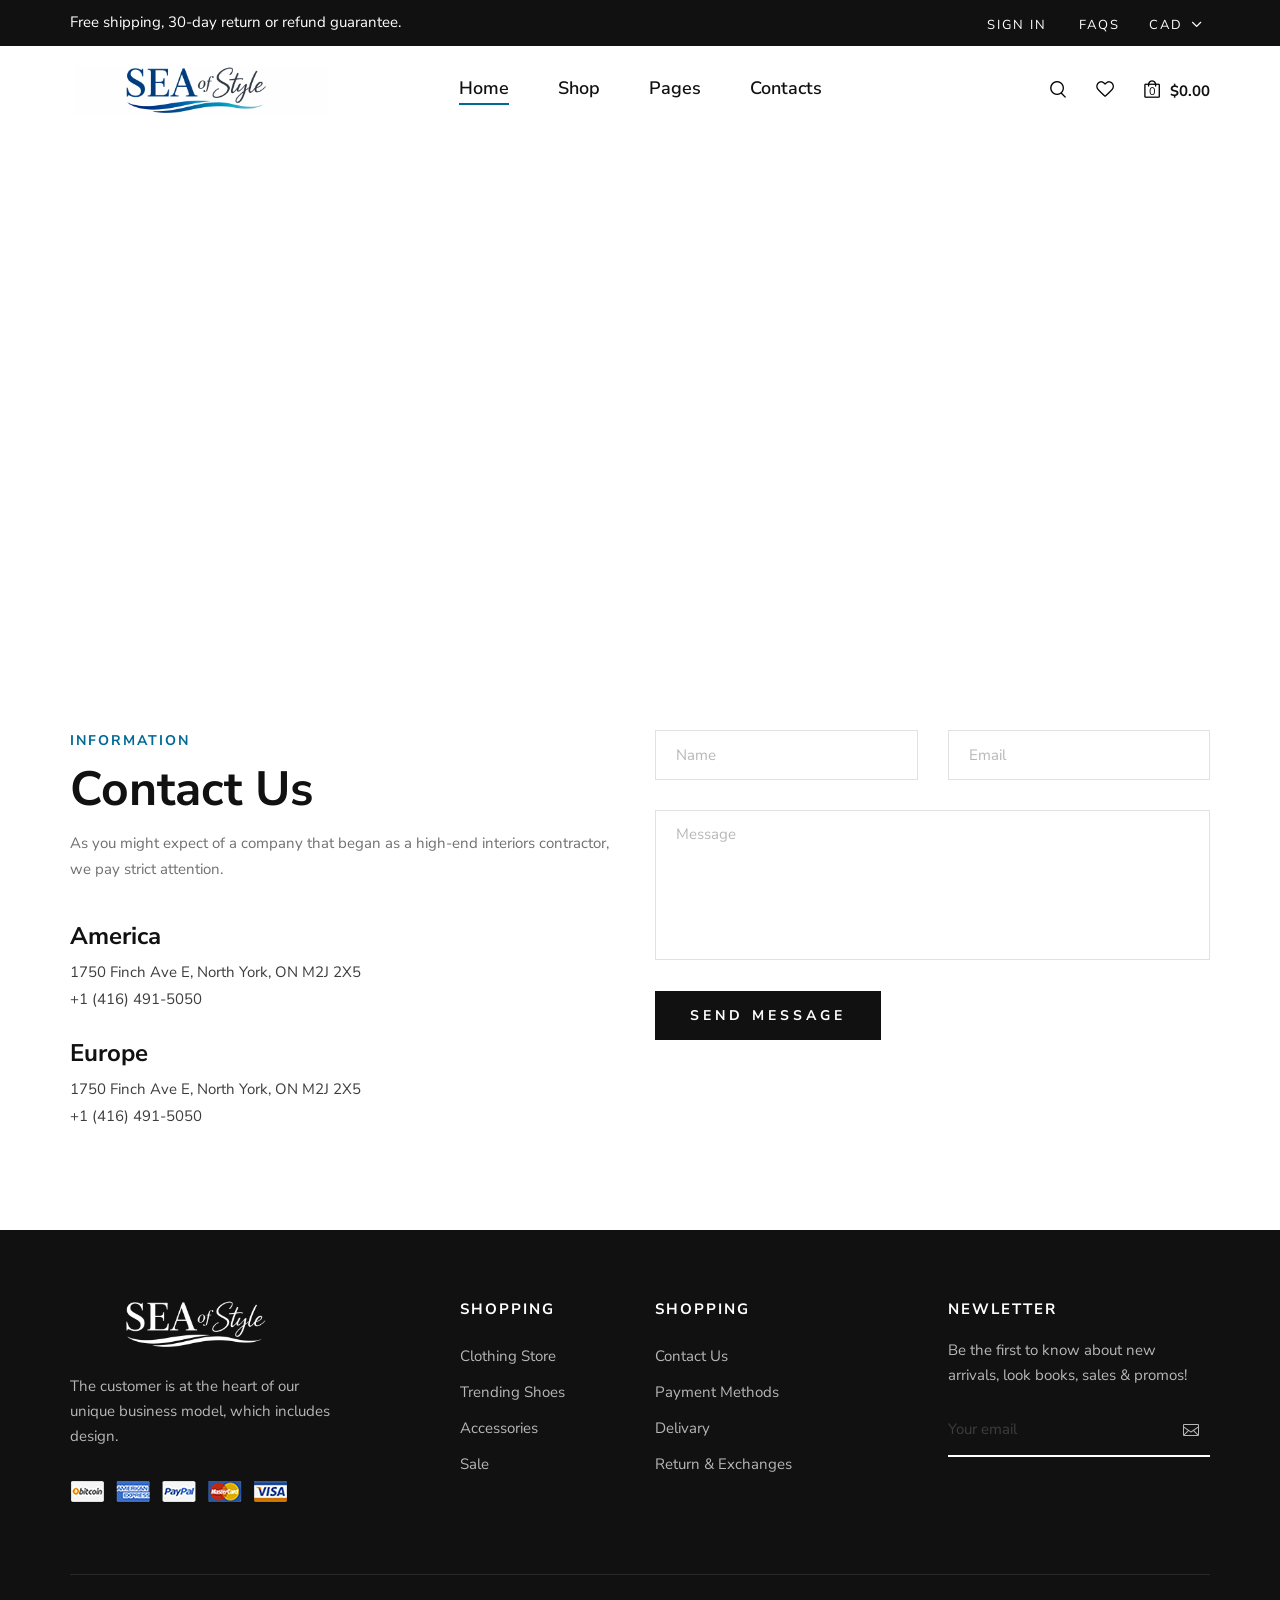
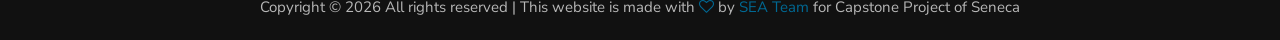
<file: contact.html>
<!DOCTYPE html>
<html lang="zxx">

<head>
    <meta charset="UTF-8">
    <meta name="description" content="Male_Fashion Template">
    <meta name="keywords" content="Male_Fashion, unica, creative, html">
    <meta name="viewport" content="width=device-width, initial-scale=1.0">
    <meta http-equiv="X-UA-Compatible" content="ie=edge">
    <title>Male-Fashion | Template</title>

    <!-- Google Font -->
    <link href="https://fonts.googleapis.com/css2?family=Nunito+Sans:wght@300;400;600;700;800;900&display=swap"
        rel="stylesheet">

    <!-- Css Styles -->
    <link rel="stylesheet" href="css/bootstrap.min.css" type="text/css">
    <link rel="stylesheet" href="css/font-awesome.min.css" type="text/css">
    <link rel="stylesheet" href="css/elegant-icons.css" type="text/css">
    <link rel="stylesheet" href="css/magnific-popup.css" type="text/css">
    <link rel="stylesheet" href="css/nice-select.css" type="text/css">
    <link rel="stylesheet" href="css/owl.carousel.min.css" type="text/css">
    <link rel="stylesheet" href="css/slicknav.min.css" type="text/css">
    <link rel="stylesheet" href="css/style.css" type="text/css">
</head>

<body>
    <!-- Page Preloder -->
    <div id="preloder">
        <div class="loader"></div>
    </div>

    <!-- Offcanvas Menu Begin -->
    <div class="offcanvas-menu-overlay"></div>
    <div class="offcanvas-menu-wrapper">
        <div class="offcanvas__option">
            <div class="offcanvas__links">
                <a href="#">Sign in</a>
                <a href="#">FAQs</a>
            </div>
            <div class="offcanvas__top__hover">
                <span>Cad <i class="arrow_carrot-down"></i></span>
                <ul>
                    <li>CAD</li>
                    <li>EUR</li>
                    <li>USD</li>
                </ul>
            </div>
        </div>
        <div class="offcanvas__nav__option">
            <a href="#" class="search-switch"><img src="img/icon/search.png" alt=""></a>
            <a href="#"><img src="img/icon/heart.png" alt=""></a>
            <a href="#"><img src="img/icon/cart.png" alt=""> <span>0</span></a>
            <div class="price">$0.00</div>
        </div>
        <div id="mobile-menu-wrap"></div>
        <div class="offcanvas__text">
            <p>Free shipping, 30-day return or refund guarantee.</p>
        </div>
    </div>
    <!-- Offcanvas Menu End -->

    <!-- Header Section Begin -->
    <header class="header">
        <div class="header__top">
            <div class="container">
                <div class="row">
                    <div class="col-lg-6 col-md-7">
                        <div class="header__top__left">
                            <p>Free shipping, 30-day return or refund guarantee.</p>
                        </div>
                    </div>
                    <div class="col-lg-6 col-md-5">
                        <div class="header__top__right">
                            <div class="header__top__links">
                                <a href="#">Sign in</a>
                                <a href="#">FAQs</a>
                            </div>
                            <div class="header__top__hover">
                                <span>Cad <i class="arrow_carrot-down"></i></span>
                                <ul>
                                    <li>CAD</li>
                                    <li>EUR</li>
                                    <li>USD</li>
                                </ul>
                            </div>
                        </div>
                    </div>
                </div>
            </div>
        </div>
        <div class="container">
            <div class="row">
                <div class="col-lg-3 col-md-3">
                    <div class="header__logo">
                        <a href="./index.html"><img src="img/logo.png" alt=""></a>
                    </div>
                </div>
                <div class="col-lg-6 col-md-6">
                    <nav class="header__menu mobile-menu">
                        <ul>
                            <li class="active"><a href="./index.html">Home</a></li>
                            <li><a href="./shop.html">Shop</a></li>
                            <li><a href="#">Pages</a>
                                <ul class="dropdown">
                                    <li><a href="./about.html">About Us</a></li>
                                    <li><a href="./shop-details.html">Shop Details</a></li>
                                    <li><a href="./shopping-cart.html">Shopping Cart</a></li>
                                    <li><a href="./checkout.html">Check Out</a></li>
                                </ul>
                            </li>
                            <li><a href="./contact.html">Contacts</a></li>
                        </ul>
                    </nav>
                </div>
                <div class="col-lg-3 col-md-3">
                    <div class="header__nav__option">
                        <a href="#" class="search-switch"><img src="img/icon/search.png" alt=""></a>
                        <a href="#"><img src="img/icon/heart.png" alt=""></a>
                        <a href="#"><img src="img/icon/cart.png" alt=""> <span>0</span></a>
                        <div class="price">$0.00</div>
                    </div>
                </div>
            </div>
            <div class="canvas__open"><i class="fa fa-bars"></i></div>
        </div>
    </header>
    <!-- Header Section End -->

    <!-- Map Begin -->
    <div class="map">
        <iframe src="https://maps.google.com/maps?q=1750%20Finch%20Ave%20E%2C%20North%20York%2C%20ON&t=&z=15&ie=UTF8&iwloc=&output=embed" height="500" style="border:0;" allowfullscreen="" aria-hidden="false" tabindex="0"></iframe>
    </div>
    <!-- Map End -->

    <!-- Contact Section Begin -->
    <section class="contact spad">
        <div class="container">
            <div class="row">
                <div class="col-lg-6 col-md-6">
                    <div class="contact__text">
                        <div class="section-title">
                            <span>Information</span>
                            <h2>Contact Us</h2>
                            <p>As you might expect of a company that began as a high-end interiors contractor, we pay
                                strict attention.</p>
                        </div>
                        <ul>
                            <li>
                                <h4>America</h4>
                                <p>1750 Finch Ave E, North York, ON M2J 2X5 <br />+1 (416) 491-5050</p>
                            </li>
                            <li>
                                <h4>Europe</h4>
                                <p>1750 Finch Ave E, North York, ON M2J 2X5 <br />+1 (416) 491-5050</p>
                            </li>
                        </ul>
                    </div>
                </div>
                <div class="col-lg-6 col-md-6">
                    <div class="contact__form">
                        <form action="#">
                            <div class="row">
                                <div class="col-lg-6">
                                    <input type="text" placeholder="Name">
                                </div>
                                <div class="col-lg-6">
                                    <input type="text" placeholder="Email">
                                </div>
                                <div class="col-lg-12">
                                    <textarea placeholder="Message"></textarea>
                                    <button type="submit" class="site-btn">Send Message</button>
                                </div>
                            </div>
                        </form>
                    </div>
                </div>
            </div>
        </div>
    </section>
    <!-- Contact Section End -->

    <!-- Footer Section Begin -->
    <footer class="footer">
        <div class="container">
            <div class="row">
                <div class="col-lg-3 col-md-6 col-sm-6">
                    <div class="footer__about">
                        <div class="footer__logo">
                            <a href="#"><img src="img/footer-logo.png" alt=""></a>
                        </div>
                        <p>The customer is at the heart of our unique business model, which includes design.</p>
                        <a href="#"><img src="img/payment.png" alt=""></a>
                    </div>
                </div>
                <div class="col-lg-2 offset-lg-1 col-md-3 col-sm-6">
                    <div class="footer__widget">
                        <h6>Shopping</h6>
                        <ul>
                            <li><a href="#">Clothing Store</a></li>
                            <li><a href="#">Trending Shoes</a></li>
                            <li><a href="#">Accessories</a></li>
                            <li><a href="#">Sale</a></li>
                        </ul>
                    </div>
                </div>
                <div class="col-lg-2 col-md-3 col-sm-6">
                    <div class="footer__widget">
                        <h6>Shopping</h6>
                        <ul>
                            <li><a href="#">Contact Us</a></li>
                            <li><a href="#">Payment Methods</a></li>
                            <li><a href="#">Delivary</a></li>
                            <li><a href="#">Return & Exchanges</a></li>
                        </ul>
                    </div>
                </div>
                <div class="col-lg-3 offset-lg-1 col-md-6 col-sm-6">
                    <div class="footer__widget">
                        <h6>NewLetter</h6>
                        <div class="footer__newslatter">
                            <p>Be the first to know about new arrivals, look books, sales & promos!</p>
                            <form action="#">
                                <input type="text" placeholder="Your email">
                                <button type="submit"><span class="icon_mail_alt"></span></button>
                            </form>
                        </div>
                    </div>
                </div>
            </div>
            <div class="row">
                <div class="col-lg-12 text-center">
                    <div class="footer__copyright__text">
                        <!-- Link back to Colorlib can't be removed. Template is licensed under CC BY 3.0. -->
                        <p>Copyright ©
                            <script>
                                document.write(new Date().getFullYear());
                            </script>
                            All rights reserved | This website is made with <i class="fa fa-heart-o"
                            aria-hidden="true"></i> by <a href="about.html" target="_blank">SEA Team</a> for Capstone Project of Seneca
                        </p>
                        <!-- Link back to Colorlib can't be removed. Template is licensed under CC BY 3.0. -->
                    </div>
                </div>
            </div>
        </div>
    </footer>
    <!-- Footer Section End -->

    <!-- Search Begin -->
    <div class="search-model">
        <div class="h-100 d-flex align-items-center justify-content-center">
            <div class="search-close-switch">+</div>
            <form class="search-model-form">
                <input type="text" id="search-input" placeholder="Search here.....">
            </form>
        </div>
    </div>
    <!-- Search End -->

    <!-- Js Plugins -->
    <script src="js/jquery-3.3.1.min.js"></script>
    <script src="js/bootstrap.min.js"></script>
    <script src="js/jquery.nice-select.min.js"></script>
    <script src="js/jquery.nicescroll.min.js"></script>
    <script src="js/jquery.magnific-popup.min.js"></script>
    <script src="js/jquery.countdown.min.js"></script>
    <script src="js/jquery.slicknav.js"></script>
    <script src="js/mixitup.min.js"></script>
    <script src="js/owl.carousel.min.js"></script>
    <script src="js/main.js"></script>
</body>

</html>
</file>
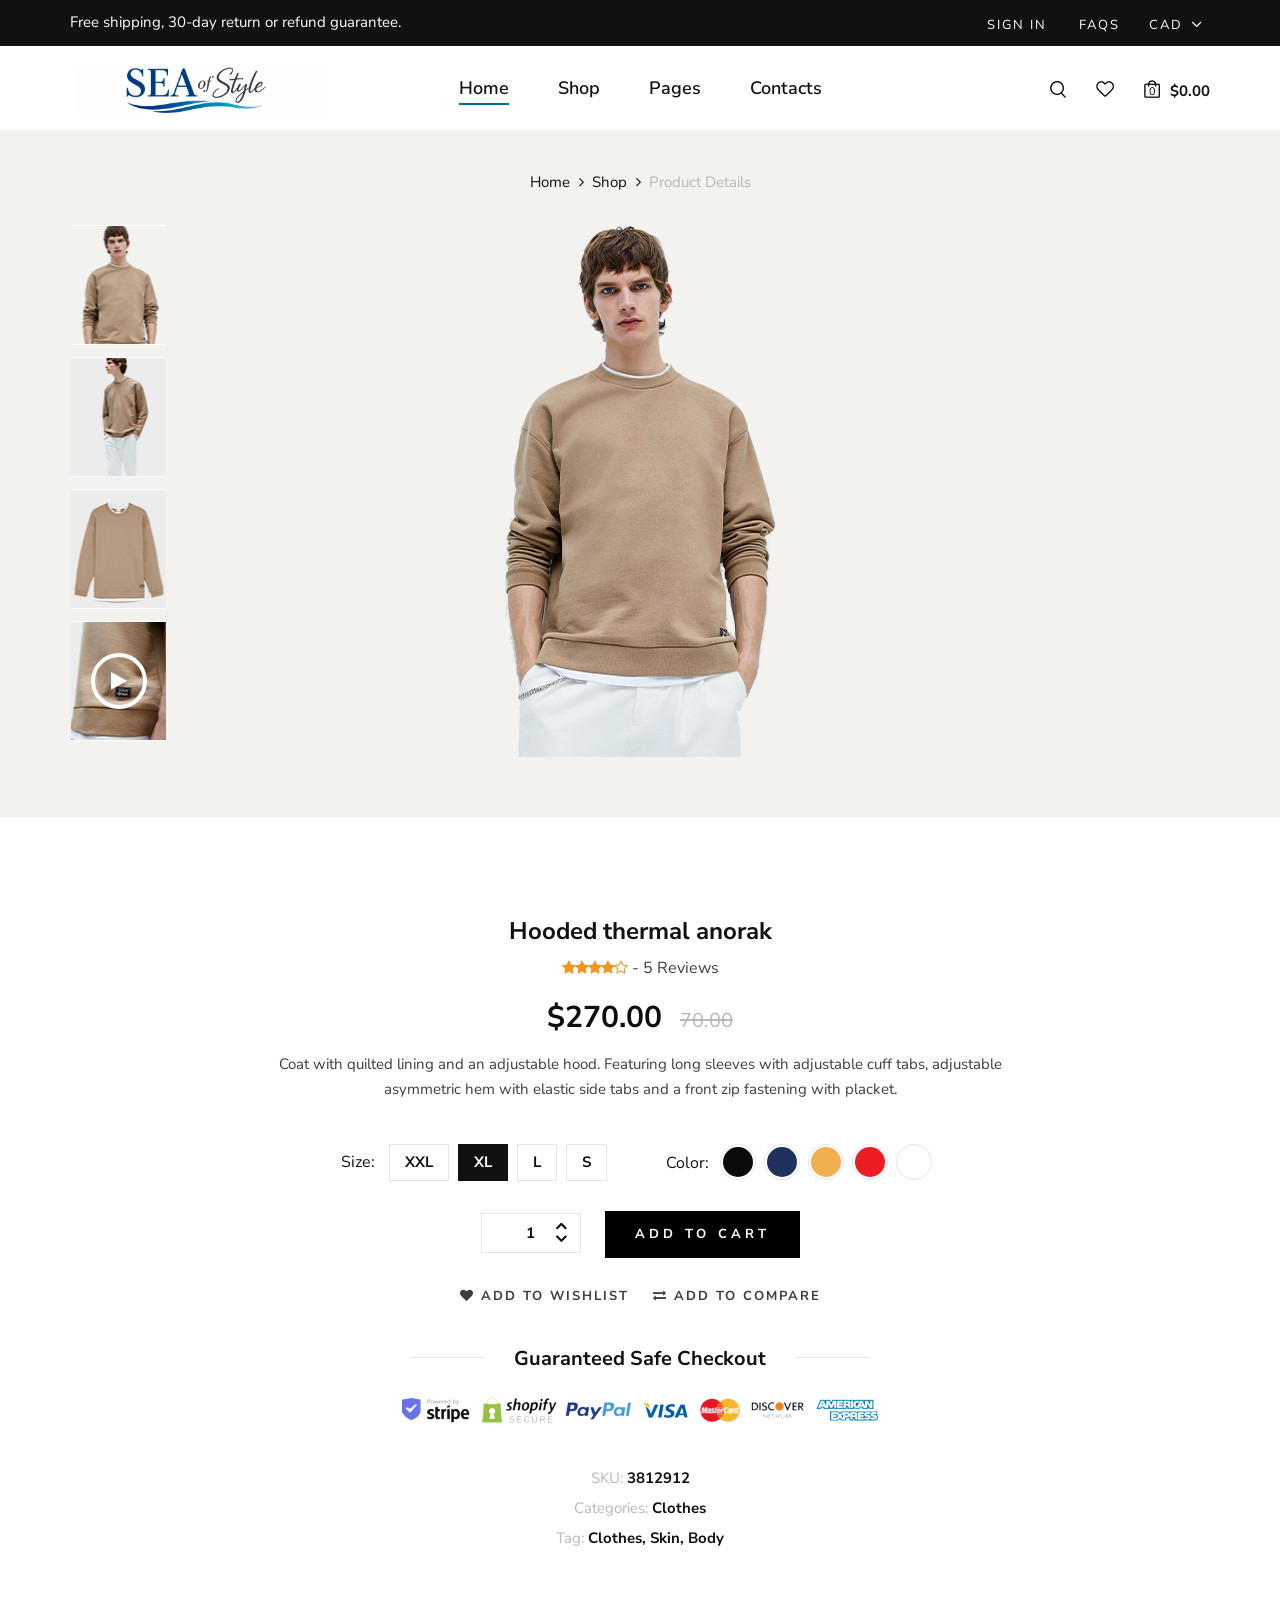
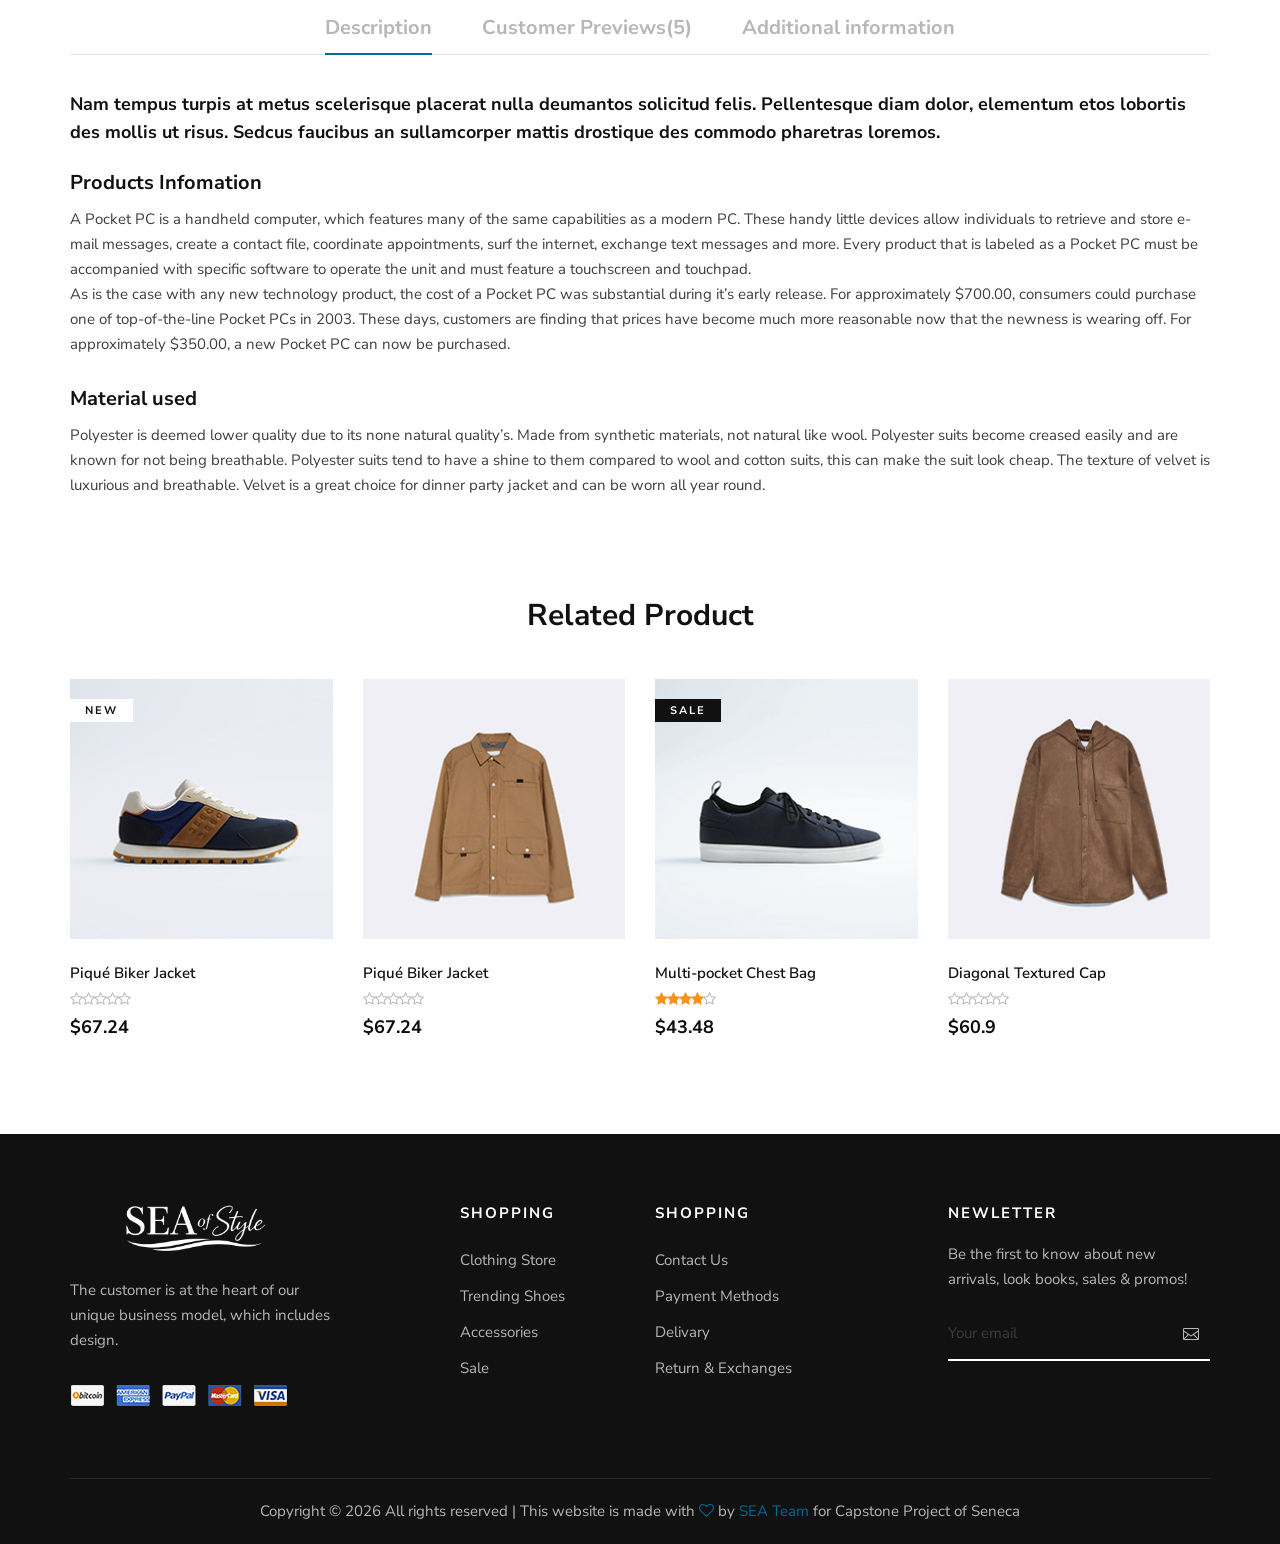
<file: shop-details.html>
<!DOCTYPE html>
<html lang="zxx">

<head>
    <meta charset="UTF-8">
    <meta name="description" content="Male_Fashion Template">
    <meta name="keywords" content="Male_Fashion, unica, creative, html">
    <meta name="viewport" content="width=device-width, initial-scale=1.0">
    <meta http-equiv="X-UA-Compatible" content="ie=edge">
    <title>Male-Fashion | Template</title>

    <!-- Google Font -->
    <link href="https://fonts.googleapis.com/css2?family=Nunito+Sans:wght@300;400;600;700;800;900&display=swap"
    rel="stylesheet">

    <!-- Css Styles -->
    <link rel="stylesheet" href="css/bootstrap.min.css" type="text/css">
    <link rel="stylesheet" href="css/font-awesome.min.css" type="text/css">
    <link rel="stylesheet" href="css/elegant-icons.css" type="text/css">
    <link rel="stylesheet" href="css/magnific-popup.css" type="text/css">
    <link rel="stylesheet" href="css/nice-select.css" type="text/css">
    <link rel="stylesheet" href="css/owl.carousel.min.css" type="text/css">
    <link rel="stylesheet" href="css/slicknav.min.css" type="text/css">
    <link rel="stylesheet" href="css/style.css" type="text/css">
</head>

<body>
    <!-- Page Preloder -->
    <div id="preloder">
        <div class="loader"></div>
    </div>

    <!-- Offcanvas Menu Begin -->
    <div class="offcanvas-menu-overlay"></div>
    <div class="offcanvas-menu-wrapper">
        <div class="offcanvas__option">
            <div class="offcanvas__links">
                <a href="#">Sign in</a>
                <a href="#">FAQs</a>
            </div>
            <div class="offcanvas__top__hover">
                <span>CAD <i class="arrow_carrot-down"></i></span>
                <ul>
                    <li>CAD</li>
                    <li>EUR</li>
                    <li>USD</li>
                </ul>
            </div>
        </div>
        <div class="offcanvas__nav__option">
            <a href="#" class="search-switch"><img src="img/icon/search.png" alt=""></a>
            <a href="#"><img src="img/icon/heart.png" alt=""></a>
            <a href="#"><img src="img/icon/cart.png" alt=""> <span>0</span></a>
            <div class="price">$0.00</div>
        </div>
        <div id="mobile-menu-wrap"></div>
        <div class="offcanvas__text">
            <p>Free shipping, 30-day return or refund guarantee.</p>
        </div>
    </div>
    <!-- Offcanvas Menu End -->

    <!-- Header Section Begin -->
    <header class="header">
        <div class="header__top">
            <div class="container">
                <div class="row">
                    <div class="col-lg-6 col-md-7">
                        <div class="header__top__left">
                            <p>Free shipping, 30-day return or refund guarantee.</p>
                        </div>
                    </div>
                    <div class="col-lg-6 col-md-5">
                        <div class="header__top__right">
                            <div class="header__top__links">
                                <a href="#">Sign in</a>
                                <a href="#">FAQs</a>
                            </div>
                            <div class="header__top__hover">
                                <span>CAD <i class="arrow_carrot-down"></i></span>
                                <ul>
                                    <li>CAD</li>
                                    <li>EUR</li>
                                    <li>USD</li>
                                </ul>
                            </div>
                        </div>
                    </div>
                </div>
            </div>
        </div>
        <div class="container">
            <div class="row">
                <div class="col-lg-3 col-md-3">
                    <div class="header__logo">
                        <a href="./inex.html"><img src="img/logo.png" alt=""></a>
                    </div>
                </div>
                <div class="col-lg-6 col-md-6">
                    <nav class="header__menu mobile-menu">
                        <ul>
                            <li class="active"><a href="./index.html">Home</a></li>
                            <li><a href="./shop.html">Shop</a></li>
                            <li><a href="#">Pages</a>
                                <ul class="dropdown">
                                    <li><a href="./about.html">About Us</a></li>
                                    <li><a href="./shop-details.html">Shop Details</a></li>
                                    <li><a href="./shopping-cart.html">Shopping Cart</a></li>
                                    <li><a href="./checkout.html">Check Out</a></li>
                                </ul>
                            </li>
                            <li><a href="./contact.html">Contacts</a></li>
                        </ul>
                    </nav>
                </div>
                <div class="col-lg-3 col-md-3">
                    <div class="header__nav__option">
                        <a href="#" class="search-switch"><img src="img/icon/search.png" alt=""></a>
                        <a href="#"><img src="img/icon/heart.png" alt=""></a>
                        <a href="#"><img src="img/icon/cart.png" alt=""> <span>0</span></a>
                        <div class="price">$0.00</div>
                    </div>
                </div>
            </div>
            <div class="canvas__open"><i class="fa fa-bars"></i></div>
        </div>
    </header>
    <!-- Header Section End -->

    <!-- Shop Details Section Begin -->
    <section class="shop-details">
        <div class="product__details__pic">
            <div class="container">
                <div class="row">
                    <div class="col-lg-12">
                        <div class="product__details__breadcrumb">
                            <a href="./index.html">Home</a>
                            <a href="./shop.html">Shop</a>
                            <span>Product Details</span>
                        </div>
                    </div>
                </div>
                <div class="row">
                    <div class="col-lg-3 col-md-3">
                        <ul class="nav nav-tabs" role="tablist">
                            <li class="nav-item">
                                <a class="nav-link active" data-toggle="tab" href="#tabs-1" role="tab">
                                    <div class="product__thumb__pic set-bg" data-setbg="img/shop-details/thumb-1.png">
                                    </div>
                                </a>
                            </li>
                            <li class="nav-item">
                                <a class="nav-link" data-toggle="tab" href="#tabs-2" role="tab">
                                    <div class="product__thumb__pic set-bg" data-setbg="img/shop-details/thumb-2.png">
                                    </div>
                                </a>
                            </li>
                            <li class="nav-item">
                                <a class="nav-link" data-toggle="tab" href="#tabs-3" role="tab">
                                    <div class="product__thumb__pic set-bg" data-setbg="img/shop-details/thumb-3.png">
                                    </div>
                                </a>
                            </li>
                            <li class="nav-item">
                                <a class="nav-link" data-toggle="tab" href="#tabs-4" role="tab">
                                    <div class="product__thumb__pic set-bg" data-setbg="img/shop-details/thumb-4.png">
                                        <i class="fa fa-play"></i>
                                    </div>
                                </a>
                            </li>
                        </ul>
                    </div>
                    <div class="col-lg-6 col-md-9">
                        <div class="tab-content">
                            <div class="tab-pane active" id="tabs-1" role="tabpanel">
                                <div class="product__details__pic__item">
                                    <img src="img/shop-details/product-big-2.png" alt="">
                                </div>
                            </div>
                            <div class="tab-pane" id="tabs-2" role="tabpanel">
                                <div class="product__details__pic__item">
                                    <img src="img/shop-details/product-big-3.png" alt="">
                                </div>
                            </div>
                            <div class="tab-pane" id="tabs-3" role="tabpanel">
                                <div class="product__details__pic__item">
                                    <img src="img/shop-details/product-big.png" alt="">
                                </div>
                            </div>
                            <div class="tab-pane" id="tabs-4" role="tabpanel">
                                <div class="product__details__pic__item">
                                    <img src="img/shop-details/product-big-4.png" alt="">
                                    <a href="https://www.youtube.com/watch?v=8PJ3_p7VqHw&list=RD8PJ3_p7VqHw&start_radio=1" class="video-popup"><i class="fa fa-play"></i></a>
                                </div>
                            </div>
                        </div>
                    </div>
                </div>
            </div>
        </div>
        <div class="product__details__content">
            <div class="container">
                <div class="row d-flex justify-content-center">
                    <div class="col-lg-8">
                        <div class="product__details__text">
                            <h4>Hooded thermal anorak</h4>
                            <div class="rating">
                                <i class="fa fa-star"></i>
                                <i class="fa fa-star"></i>
                                <i class="fa fa-star"></i>
                                <i class="fa fa-star"></i>
                                <i class="fa fa-star-o"></i>
                                <span> - 5 Reviews</span>
                            </div>
                            <h3>$270.00 <span>70.00</span></h3>
                            <p>Coat with quilted lining and an adjustable hood. Featuring long sleeves with adjustable
                                cuff tabs, adjustable asymmetric hem with elastic side tabs and a front zip fastening
                            with placket.</p>
                            <div class="product__details__option">
                                <div class="product__details__option__size">
                                    <span>Size:</span>
                                    <label for="xxl">xxl
                                        <input type="radio" id="xxl">
                                    </label>
                                    <label class="active" for="xl">xl
                                        <input type="radio" id="xl">
                                    </label>
                                    <label for="l">l
                                        <input type="radio" id="l">
                                    </label>
                                    <label for="sm">s
                                        <input type="radio" id="sm">
                                    </label>
                                </div>
                                <div class="product__details__option__color">
                                    <span>Color:</span>
                                    <label class="c-1" for="sp-1">
                                        <input type="radio" id="sp-1">
                                    </label>
                                    <label class="c-2" for="sp-2">
                                        <input type="radio" id="sp-2">
                                    </label>
                                    <label class="c-3" for="sp-3">
                                        <input type="radio" id="sp-3">
                                    </label>
                                    <label class="c-4" for="sp-4">
                                        <input type="radio" id="sp-4">
                                    </label>
                                    <label class="c-9" for="sp-9">
                                        <input type="radio" id="sp-9">
                                    </label>
                                </div>
                            </div>
                            <div class="product__details__cart__option">
                                <div class="quantity">
                                    <div class="pro-qty">
                                        <input type="text" value="1">
                                    </div>
                                </div>
                                <a href="#" class="primary-btn">add to cart</a>
                            </div>
                            <div class="product__details__btns__option">
                                <a href="#"><i class="fa fa-heart"></i> add to wishlist</a>
                                <a href="#"><i class="fa fa-exchange"></i> Add To Compare</a>
                            </div>
                            <div class="product__details__last__option">
                                <h5><span>Guaranteed Safe Checkout</span></h5>
                                <img src="img/shop-details/details-payment.png" alt="">
                                <ul>
                                    <li><span>SKU:</span> 3812912</li>
                                    <li><span>Categories:</span> Clothes</li>
                                    <li><span>Tag:</span> Clothes, Skin, Body</li>
                                </ul>
                            </div>
                        </div>
                    </div>
                </div>
                <div class="row">
                    <div class="col-lg-12">
                        <div class="product__details__tab">
                            <ul class="nav nav-tabs" role="tablist">
                                <li class="nav-item">
                                    <a class="nav-link active" data-toggle="tab" href="#tabs-5"
                                    role="tab">Description</a>
                                </li>
                                <li class="nav-item">
                                    <a class="nav-link" data-toggle="tab" href="#tabs-6" role="tab">Customer
                                    Previews(5)</a>
                                </li>
                                <li class="nav-item">
                                    <a class="nav-link" data-toggle="tab" href="#tabs-7" role="tab">Additional
                                    information</a>
                                </li>
                            </ul>
                            <div class="tab-content">
                                <div class="tab-pane active" id="tabs-5" role="tabpanel">
                                    <div class="product__details__tab__content">
                                        <p class="note">Nam tempus turpis at metus scelerisque placerat nulla deumantos
                                            solicitud felis. Pellentesque diam dolor, elementum etos lobortis des mollis
                                            ut risus. Sedcus faucibus an sullamcorper mattis drostique des commodo
                                        pharetras loremos.</p>
                                        <div class="product__details__tab__content__item">
                                            <h5>Products Infomation</h5>
                                            <p>A Pocket PC is a handheld computer, which features many of the same
                                                capabilities as a modern PC. These handy little devices allow
                                                individuals to retrieve and store e-mail messages, create a contact
                                                file, coordinate appointments, surf the internet, exchange text messages
                                                and more. Every product that is labeled as a Pocket PC must be
                                                accompanied with specific software to operate the unit and must feature
                                            a touchscreen and touchpad.</p>
                                            <p>As is the case with any new technology product, the cost of a Pocket PC
                                                was substantial during it’s early release. For approximately $700.00,
                                                consumers could purchase one of top-of-the-line Pocket PCs in 2003.
                                                These days, customers are finding that prices have become much more
                                                reasonable now that the newness is wearing off. For approximately
                                            $350.00, a new Pocket PC can now be purchased.</p>
                                        </div>
                                        <div class="product__details__tab__content__item">
                                            <h5>Material used</h5>
                                            <p>Polyester is deemed lower quality due to its none natural quality’s. Made
                                                from synthetic materials, not natural like wool. Polyester suits become
                                                creased easily and are known for not being breathable. Polyester suits
                                                tend to have a shine to them compared to wool and cotton suits, this can
                                                make the suit look cheap. The texture of velvet is luxurious and
                                                breathable. Velvet is a great choice for dinner party jacket and can be
                                            worn all year round.</p>
                                        </div>
                                    </div>
                                </div>
                                <div class="tab-pane" id="tabs-6" role="tabpanel">
                                    <div class="product__details__tab__content">
                                        <div class="product__details__tab__content__item">
                                            <h5>Products Infomation</h5>
                                            <p>A Pocket PC is a handheld computer, which features many of the same
                                                capabilities as a modern PC. These handy little devices allow
                                                individuals to retrieve and store e-mail messages, create a contact
                                                file, coordinate appointments, surf the internet, exchange text messages
                                                and more. Every product that is labeled as a Pocket PC must be
                                                accompanied with specific software to operate the unit and must feature
                                            a touchscreen and touchpad.</p>
                                            <p>As is the case with any new technology product, the cost of a Pocket PC
                                                was substantial during it’s early release. For approximately $700.00,
                                                consumers could purchase one of top-of-the-line Pocket PCs in 2003.
                                                These days, customers are finding that prices have become much more
                                                reasonable now that the newness is wearing off. For approximately
                                            $350.00, a new Pocket PC can now be purchased.</p>
                                        </div>
                                        <div class="product__details__tab__content__item">
                                            <h5>Material used</h5>
                                            <p>Polyester is deemed lower quality due to its none natural quality’s. Made
                                                from synthetic materials, not natural like wool. Polyester suits become
                                                creased easily and are known for not being breathable. Polyester suits
                                                tend to have a shine to them compared to wool and cotton suits, this can
                                                make the suit look cheap. The texture of velvet is luxurious and
                                                breathable. Velvet is a great choice for dinner party jacket and can be
                                            worn all year round.</p>
                                        </div>
                                    </div>
                                </div>
                                <div class="tab-pane" id="tabs-7" role="tabpanel">
                                    <div class="product__details__tab__content">
                                        <p class="note">Nam tempus turpis at metus scelerisque placerat nulla deumantos
                                            solicitud felis. Pellentesque diam dolor, elementum etos lobortis des mollis
                                            ut risus. Sedcus faucibus an sullamcorper mattis drostique des commodo
                                        pharetras loremos.</p>
                                        <div class="product__details__tab__content__item">
                                            <h5>Products Infomation</h5>
                                            <p>A Pocket PC is a handheld computer, which features many of the same
                                                capabilities as a modern PC. These handy little devices allow
                                                individuals to retrieve and store e-mail messages, create a contact
                                                file, coordinate appointments, surf the internet, exchange text messages
                                                and more. Every product that is labeled as a Pocket PC must be
                                                accompanied with specific software to operate the unit and must feature
                                            a touchscreen and touchpad.</p>
                                            <p>As is the case with any new technology product, the cost of a Pocket PC
                                                was substantial during it’s early release. For approximately $700.00,
                                                consumers could purchase one of top-of-the-line Pocket PCs in 2003.
                                                These days, customers are finding that prices have become much more
                                                reasonable now that the newness is wearing off. For approximately
                                            $350.00, a new Pocket PC can now be purchased.</p>
                                        </div>
                                        <div class="product__details__tab__content__item">
                                            <h5>Material used</h5>
                                            <p>Polyester is deemed lower quality due to its none natural quality’s. Made
                                                from synthetic materials, not natural like wool. Polyester suits become
                                                creased easily and are known for not being breathable. Polyester suits
                                                tend to have a shine to them compared to wool and cotton suits, this can
                                                make the suit look cheap. The texture of velvet is luxurious and
                                                breathable. Velvet is a great choice for dinner party jacket and can be
                                            worn all year round.</p>
                                        </div>
                                    </div>
                                </div>
                            </div>
                        </div>
                    </div>
                </div>
            </div>
        </div>
    </section>
    <!-- Shop Details Section End -->

    <!-- Related Section Begin -->
    <section class="related spad">
        <div class="container">
            <div class="row">
                <div class="col-lg-12">
                    <h3 class="related-title">Related Product</h3>
                </div>
            </div>
            <div class="row">
                <div class="col-lg-3 col-md-6 col-sm-6 col-sm-6">
                    <div class="product__item">
                        <div class="product__item__pic set-bg" data-setbg="img/product/product-1.jpg">
                            <span class="label">New</span>
                            <ul class="product__hover">
                                <li><a href="#"><img src="img/icon/heart.png" alt=""></a></li>
                                <li><a href="#"><img src="img/icon/compare.png" alt=""> <span>Compare</span></a></li>
                                <li><a href="#"><img src="img/icon/search.png" alt=""></a></li>
                            </ul>
                        </div>
                        <div class="product__item__text">
                            <h6>Piqué Biker Jacket</h6>
                            <a href="#" class="add-cart">+ Add To Cart</a>
                            <div class="rating">
                                <i class="fa fa-star-o"></i>
                                <i class="fa fa-star-o"></i>
                                <i class="fa fa-star-o"></i>
                                <i class="fa fa-star-o"></i>
                                <i class="fa fa-star-o"></i>
                            </div>
                            <h5>$67.24</h5>
                            <div class="product__color__select">
                                <label for="pc-1">
                                    <input type="radio" id="pc-1">
                                </label>
                                <label class="active black" for="pc-2">
                                    <input type="radio" id="pc-2">
                                </label>
                                <label class="grey" for="pc-3">
                                    <input type="radio" id="pc-3">
                                </label>
                            </div>
                        </div>
                    </div>
                </div>
                <div class="col-lg-3 col-md-6 col-sm-6 col-sm-6">
                    <div class="product__item">
                        <div class="product__item__pic set-bg" data-setbg="img/product/product-2.jpg">
                            <ul class="product__hover">
                                <li><a href="#"><img src="img/icon/heart.png" alt=""></a></li>
                                <li><a href="#"><img src="img/icon/compare.png" alt=""> <span>Compare</span></a></li>
                                <li><a href="#"><img src="img/icon/search.png" alt=""></a></li>
                            </ul>
                        </div>
                        <div class="product__item__text">
                            <h6>Piqué Biker Jacket</h6>
                            <a href="#" class="add-cart">+ Add To Cart</a>
                            <div class="rating">
                                <i class="fa fa-star-o"></i>
                                <i class="fa fa-star-o"></i>
                                <i class="fa fa-star-o"></i>
                                <i class="fa fa-star-o"></i>
                                <i class="fa fa-star-o"></i>
                            </div>
                            <h5>$67.24</h5>
                            <div class="product__color__select">
                                <label for="pc-4">
                                    <input type="radio" id="pc-4">
                                </label>
                                <label class="active black" for="pc-5">
                                    <input type="radio" id="pc-5">
                                </label>
                                <label class="grey" for="pc-6">
                                    <input type="radio" id="pc-6">
                                </label>
                            </div>
                        </div>
                    </div>
                </div>
                <div class="col-lg-3 col-md-6 col-sm-6 col-sm-6">
                    <div class="product__item sale">
                        <div class="product__item__pic set-bg" data-setbg="img/product/product-3.jpg">
                            <span class="label">Sale</span>
                            <ul class="product__hover">
                                <li><a href="#"><img src="img/icon/heart.png" alt=""></a></li>
                                <li><a href="#"><img src="img/icon/compare.png" alt=""> <span>Compare</span></a></li>
                                <li><a href="#"><img src="img/icon/search.png" alt=""></a></li>
                            </ul>
                        </div>
                        <div class="product__item__text">
                            <h6>Multi-pocket Chest Bag</h6>
                            <a href="#" class="add-cart">+ Add To Cart</a>
                            <div class="rating">
                                <i class="fa fa-star"></i>
                                <i class="fa fa-star"></i>
                                <i class="fa fa-star"></i>
                                <i class="fa fa-star"></i>
                                <i class="fa fa-star-o"></i>
                            </div>
                            <h5>$43.48</h5>
                            <div class="product__color__select">
                                <label for="pc-7">
                                    <input type="radio" id="pc-7">
                                </label>
                                <label class="active black" for="pc-8">
                                    <input type="radio" id="pc-8">
                                </label>
                                <label class="grey" for="pc-9">
                                    <input type="radio" id="pc-9">
                                </label>
                            </div>
                        </div>
                    </div>
                </div>
                <div class="col-lg-3 col-md-6 col-sm-6 col-sm-6">
                    <div class="product__item">
                        <div class="product__item__pic set-bg" data-setbg="img/product/product-4.jpg">
                            <ul class="product__hover">
                                <li><a href="#"><img src="img/icon/heart.png" alt=""></a></li>
                                <li><a href="#"><img src="img/icon/compare.png" alt=""> <span>Compare</span></a></li>
                                <li><a href="#"><img src="img/icon/search.png" alt=""></a></li>
                            </ul>
                        </div>
                        <div class="product__item__text">
                            <h6>Diagonal Textured Cap</h6>
                            <a href="#" class="add-cart">+ Add To Cart</a>
                            <div class="rating">
                                <i class="fa fa-star-o"></i>
                                <i class="fa fa-star-o"></i>
                                <i class="fa fa-star-o"></i>
                                <i class="fa fa-star-o"></i>
                                <i class="fa fa-star-o"></i>
                            </div>
                            <h5>$60.9</h5>
                            <div class="product__color__select">
                                <label for="pc-10">
                                    <input type="radio" id="pc-10">
                                </label>
                                <label class="active black" for="pc-11">
                                    <input type="radio" id="pc-11">
                                </label>
                                <label class="grey" for="pc-12">
                                    <input type="radio" id="pc-12">
                                </label>
                            </div>
                        </div>
                    </div>
                </div>
            </div>
        </div>
    </section>
    <!-- Related Section End -->

    <!-- Footer Section Begin -->
    <footer class="footer">
        <div class="container">
            <div class="row">
                <div class="col-lg-3 col-md-6 col-sm-6">
                    <div class="footer__about">
                        <div class="footer__logo">
                            <a href="#"><img src="img/footer-logo.png" alt=""></a>
                        </div>
                        <p>The customer is at the heart of our unique business model, which includes design.</p>
                        <a href="#"><img src="img/payment.png" alt=""></a>
                    </div>
                </div>
                <div class="col-lg-2 offset-lg-1 col-md-3 col-sm-6">
                    <div class="footer__widget">
                        <h6>Shopping</h6>
                        <ul>
                            <li><a href="#">Clothing Store</a></li>
                            <li><a href="#">Trending Shoes</a></li>
                            <li><a href="#">Accessories</a></li>
                            <li><a href="#">Sale</a></li>
                        </ul>
                    </div>
                </div>
                <div class="col-lg-2 col-md-3 col-sm-6">
                    <div class="footer__widget">
                        <h6>Shopping</h6>
                        <ul>
                            <li><a href="#">Contact Us</a></li>
                            <li><a href="#">Payment Methods</a></li>
                            <li><a href="#">Delivary</a></li>
                            <li><a href="#">Return & Exchanges</a></li>
                        </ul>
                    </div>
                </div>
                <div class="col-lg-3 offset-lg-1 col-md-6 col-sm-6">
                    <div class="footer__widget">
                        <h6>NewLetter</h6>
                        <div class="footer__newslatter">
                            <p>Be the first to know about new arrivals, look books, sales & promos!</p>
                            <form action="#">
                                <input type="text" placeholder="Your email">
                                <button type="submit"><span class="icon_mail_alt"></span></button>
                            </form>
                        </div>
                    </div>
                </div>
            </div>
            <div class="row">
                <div class="col-lg-12 text-center">
                    <div class="footer__copyright__text">
                        <p>Copyright ©
                            <script>
                                document.write(new Date().getFullYear());
                            </script>
                            All rights reserved | This website is made with <i class="fa fa-heart-o"
                            aria-hidden="true"></i> by <a href="about.html" target="_blank">SEA Team</a> for Capstone Project of Seneca
                        </p>
                        <!-- Link back to Colorlib can't be removed. Template is licensed under CC BY 3.0. -->
                    </div>
                </div>
            </div>
        </div>
    </footer>
    <!-- Footer Section End -->

    <!-- Search Begin -->
    <div class="search-model">
        <div class="h-100 d-flex align-items-center justify-content-center">
            <div class="search-close-switch">+</div>
            <form class="search-model-form">
                <input type="text" id="search-input" placeholder="Search here.....">
            </form>
        </div>
    </div>
    <!-- Search End -->

    <!-- Js Plugins -->
    <script src="js/jquery-3.3.1.min.js"></script>
    <script src="js/bootstrap.min.js"></script>
    <script src="js/jquery.nice-select.min.js"></script>
    <script src="js/jquery.nicescroll.min.js"></script>
    <script src="js/jquery.magnific-popup.min.js"></script>
    <script src="js/jquery.countdown.min.js"></script>
    <script src="js/jquery.slicknav.js"></script>
    <script src="js/mixitup.min.js"></script>
    <script src="js/owl.carousel.min.js"></script>
    <script src="js/main.js"></script>
</body>

</html>
</file>
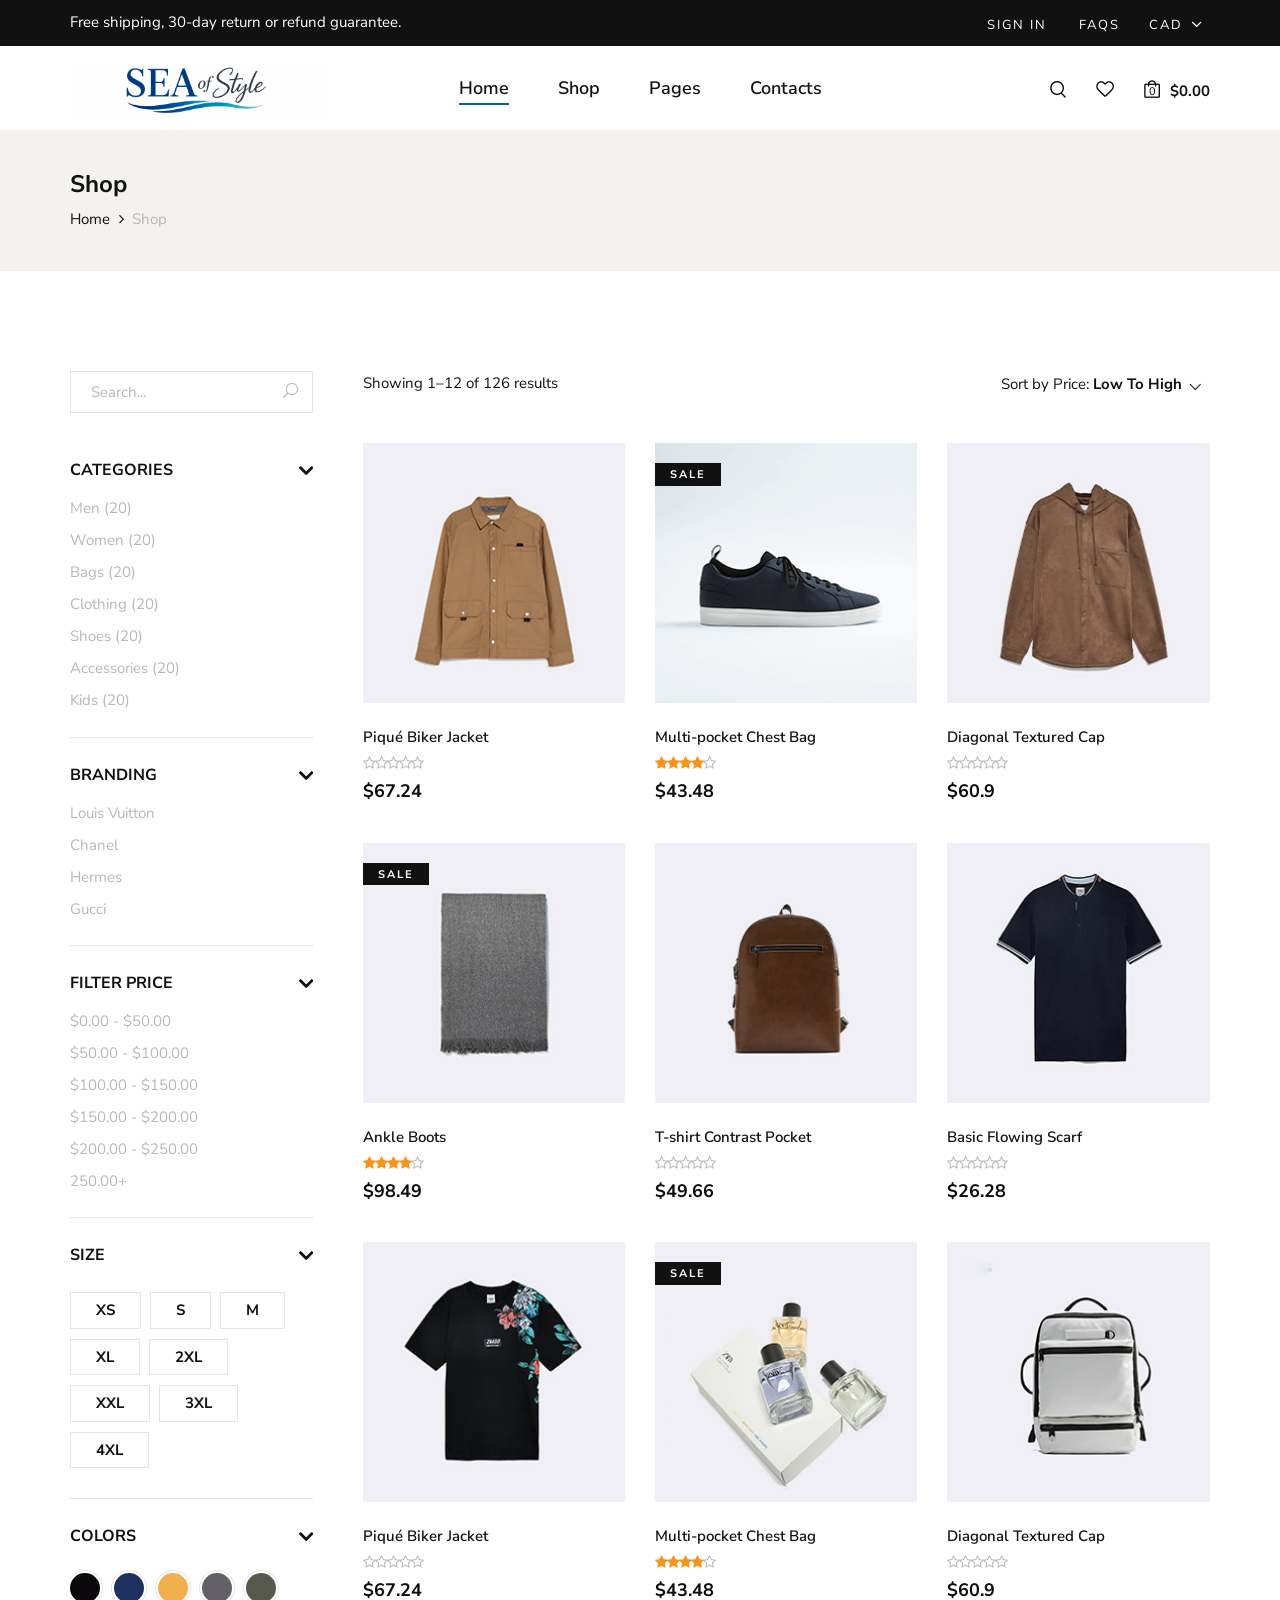
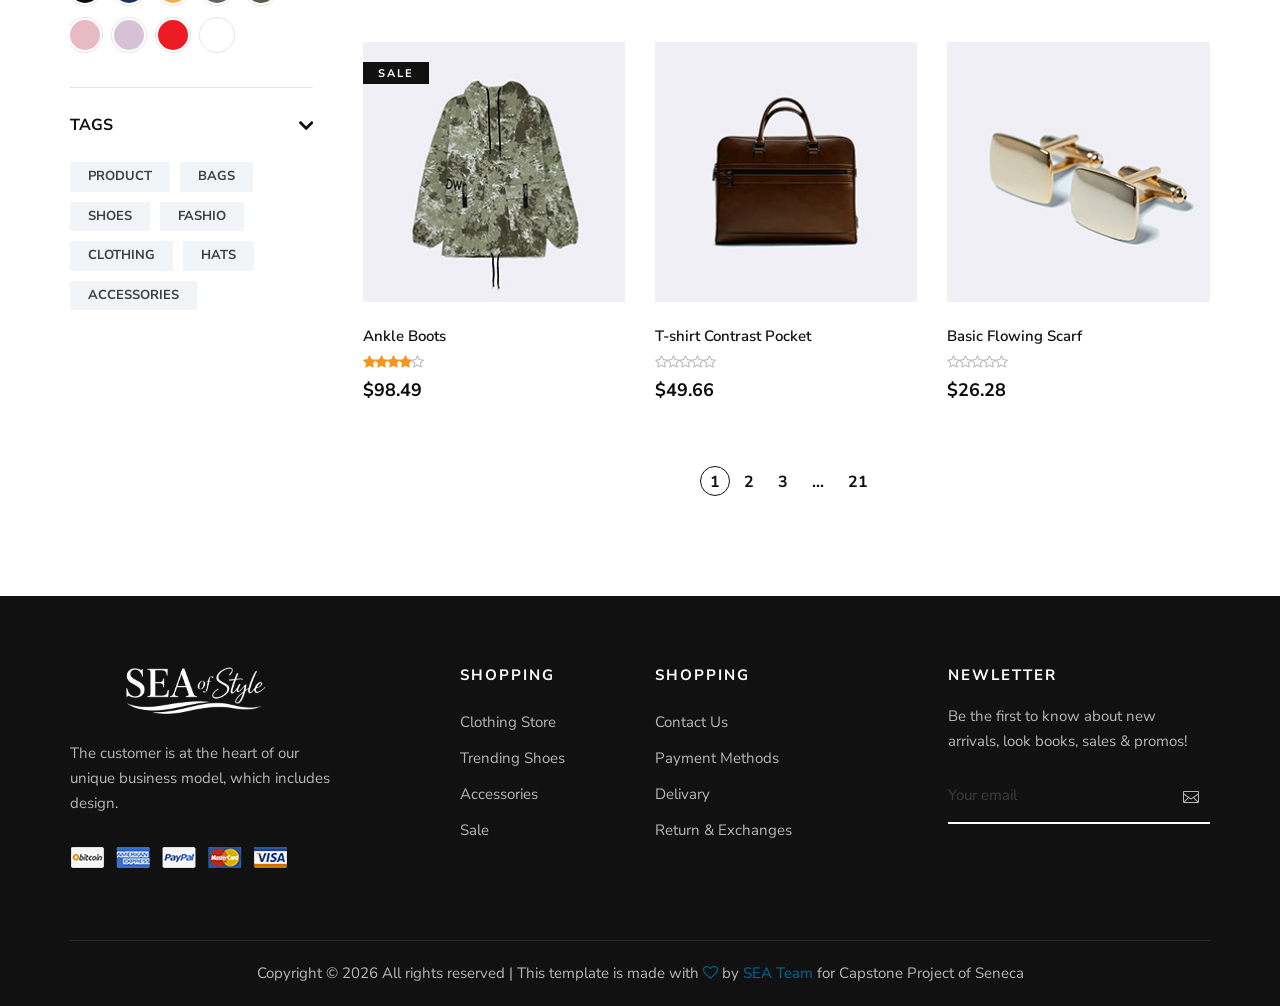
<file: shop.html>
<!DOCTYPE html>
<html lang="zxx">

<head>
    <meta charset="UTF-8">
    <meta name="description" content="Male_Fashion Template">
    <meta name="keywords" content="Male_Fashion, unica, creative, html">
    <meta name="viewport" content="width=device-width, initial-scale=1.0">
    <meta http-equiv="X-UA-Compatible" content="ie=edge">
    <title>Male-Fashion | Template</title>

    <!-- Google Font -->
    <link href="https://fonts.googleapis.com/css2?family=Nunito+Sans:wght@300;400;600;700;800;900&display=swap"
    rel="stylesheet">

    <!-- Css Styles -->
    <link rel="stylesheet" href="css/bootstrap.min.css" type="text/css">
    <link rel="stylesheet" href="css/font-awesome.min.css" type="text/css">
    <link rel="stylesheet" href="css/elegant-icons.css" type="text/css">
    <link rel="stylesheet" href="css/magnific-popup.css" type="text/css">
    <link rel="stylesheet" href="css/nice-select.css" type="text/css">
    <link rel="stylesheet" href="css/owl.carousel.min.css" type="text/css">
    <link rel="stylesheet" href="css/slicknav.min.css" type="text/css">
    <link rel="stylesheet" href="css/style.css" type="text/css">
</head>

<body>
    <!-- Page Preloder -->
    <div id="preloder">
        <div class="loader"></div>
    </div>

    <!-- Offcanvas Menu Begin -->
    <div class="offcanvas-menu-overlay"></div>
    <div class="offcanvas-menu-wrapper">
        <div class="offcanvas__option">
            <div class="offcanvas__links">
                <a href="#">Sign in</a>
                <a href="#">FAQs</a>
            </div>
            <div class="offcanvas__top__hover">
                <span>CAD <i class="arrow_carrot-down"></i></span>
                <ul>
                    <li>CAD</li>
                    <li>EUR</li>
                    <li>USD</li>
                </ul>
            </div>
        </div>
        <div class="offcanvas__nav__option">
            <a href="#" class="search-switch"><img src="img/icon/search.png" alt=""></a>
            <a href="#"><img src="img/icon/heart.png" alt=""></a>
            <a href="#"><img src="img/icon/cart.png" alt=""> <span>0</span></a>
            <div class="price">$0.00</div>
        </div>
        <div id="mobile-menu-wrap"></div>
        <div class="offcanvas__text">
            <p>Free shipping, 30-day return or refund guarantee.</p>
        </div>
    </div>
    <!-- Offcanvas Menu End -->

    <!-- Header Section Begin -->
    <header class="header">
        <div class="header__top">
            <div class="container">
                <div class="row">
                    <div class="col-lg-6 col-md-7">
                        <div class="header__top__left">
                            <p>Free shipping, 30-day return or refund guarantee.</p>
                        </div>
                    </div>
                    <div class="col-lg-6 col-md-5">
                        <div class="header__top__right">
                            <div class="header__top__links">
                                <a href="#">Sign in</a>
                                <a href="#">FAQs</a>
                            </div>
                            <div class="header__top__hover">
                                <span>CAD <i class="arrow_carrot-down"></i></span>
                                <ul>
                                    <li>CAD</li>
                                    <li>EUR</li>
                                    <li>USD</li>
                                </ul>
                            </div>
                        </div>
                    </div>
                </div>
            </div>
        </div>
        <div class="container">
            <div class="row">
                <div class="col-lg-3 col-md-3">
                    <div class="header__logo">
                        <a href="./index.html"><img src="img/logo.png" alt=""></a>
                    </div>
                </div>
                <div class="col-lg-6 col-md-6">
                    <nav class="header__menu mobile-menu">
                        <ul>
                            <li class="active"><a href="./index.html">Home</a></li>
                            <li><a href="./shop.html">Shop</a></li>
                            <li><a href="#">Pages</a>
                                <ul class="dropdown">
                                    <li><a href="./about.html">About Us</a></li>
                                    <li><a href="./shop-details.html">Shop Details</a></li>
                                    <li><a href="./shopping-cart.html">Shopping Cart</a></li>
                                    <li><a href="./checkout.html">Check Out</a></li>
                                </ul>
                            </li>
                            <li><a href="./contact.html">Contacts</a></li>
                        </ul>
                    </nav>
                </div>
                <div class="col-lg-3 col-md-3">
                    <div class="header__nav__option">
                        <a href="#" class="search-switch"><img src="img/icon/search.png" alt=""></a>
                        <a href="#"><img src="img/icon/heart.png" alt=""></a>
                        <a href="#"><img src="img/icon/cart.png" alt=""> <span>0</span></a>
                        <div class="price">$0.00</div>
                    </div>
                </div>
            </div>
            <div class="canvas__open"><i class="fa fa-bars"></i></div>
        </div>
    </header>
    <!-- Header Section End -->

    <!-- Breadcrumb Section Begin -->
    <section class="breadcrumb-option">
        <div class="container">
            <div class="row">
                <div class="col-lg-12">
                    <div class="breadcrumb__text">
                        <h4>Shop</h4>
                        <div class="breadcrumb__links">
                            <a href="./index.html">Home</a>
                            <span>Shop</span>
                        </div>
                    </div>
                </div>
            </div>
        </div>
    </section>
    <!-- Breadcrumb Section End -->

    <!-- Shop Section Begin -->
    <section class="shop spad">
        <div class="container">
            <div class="row">
                <div class="col-lg-3">
                    <div class="shop__sidebar">
                        <div class="shop__sidebar__search">
                            <form action="#">
                                <input type="text" placeholder="Search...">
                                <button type="submit"><span class="icon_search"></span></button>
                            </form>
                        </div>
                        <div class="shop__sidebar__accordion">
                            <div class="accordion" id="accordionExample">
                                <div class="card">
                                    <div class="card-heading">
                                        <a data-toggle="collapse" data-target="#collapseOne">Categories</a>
                                    </div>
                                    <div id="collapseOne" class="collapse show" data-parent="#accordionExample">
                                        <div class="card-body">
                                            <div class="shop__sidebar__categories">
                                                <ul class="nice-scroll">
                                                    <li><a href="#">Men (20)</a></li>
                                                    <li><a href="#">Women (20)</a></li>
                                                    <li><a href="#">Bags (20)</a></li>
                                                    <li><a href="#">Clothing (20)</a></li>
                                                    <li><a href="#">Shoes (20)</a></li>
                                                    <li><a href="#">Accessories (20)</a></li>
                                                    <li><a href="#">Kids (20)</a></li>
                                                    <li><a href="#">Kids (20)</a></li>
                                                    <li><a href="#">Kids (20)</a></li>
                                                </ul>
                                            </div>
                                        </div>
                                    </div>
                                </div>
                                <div class="card">
                                    <div class="card-heading">
                                        <a data-toggle="collapse" data-target="#collapseTwo">Branding</a>
                                    </div>
                                    <div id="collapseTwo" class="collapse show" data-parent="#accordionExample">
                                        <div class="card-body">
                                            <div class="shop__sidebar__brand">
                                                <ul>
                                                    <li><a href="#">Louis Vuitton</a></li>
                                                    <li><a href="#">Chanel</a></li>
                                                    <li><a href="#">Hermes</a></li>
                                                    <li><a href="#">Gucci</a></li>
                                                </ul>
                                            </div>
                                        </div>
                                    </div>
                                </div>
                                <div class="card">
                                    <div class="card-heading">
                                        <a data-toggle="collapse" data-target="#collapseThree">Filter Price</a>
                                    </div>
                                    <div id="collapseThree" class="collapse show" data-parent="#accordionExample">
                                        <div class="card-body">
                                            <div class="shop__sidebar__price">
                                                <ul>
                                                    <li><a href="#">$0.00 - $50.00</a></li>
                                                    <li><a href="#">$50.00 - $100.00</a></li>
                                                    <li><a href="#">$100.00 - $150.00</a></li>
                                                    <li><a href="#">$150.00 - $200.00</a></li>
                                                    <li><a href="#">$200.00 - $250.00</a></li>
                                                    <li><a href="#">250.00+</a></li>
                                                </ul>
                                            </div>
                                        </div>
                                    </div>
                                </div>
                                <div class="card">
                                    <div class="card-heading">
                                        <a data-toggle="collapse" data-target="#collapseFour">Size</a>
                                    </div>
                                    <div id="collapseFour" class="collapse show" data-parent="#accordionExample">
                                        <div class="card-body">
                                            <div class="shop__sidebar__size">
                                                <label for="xs">xs
                                                    <input type="radio" id="xs">
                                                </label>
                                                <label for="sm">s
                                                    <input type="radio" id="sm">
                                                </label>
                                                <label for="md">m
                                                    <input type="radio" id="md">
                                                </label>
                                                <label for="xl">xl
                                                    <input type="radio" id="xl">
                                                </label>
                                                <label for="2xl">2xl
                                                    <input type="radio" id="2xl">
                                                </label>
                                                <label for="xxl">xxl
                                                    <input type="radio" id="xxl">
                                                </label>
                                                <label for="3xl">3xl
                                                    <input type="radio" id="3xl">
                                                </label>
                                                <label for="4xl">4xl
                                                    <input type="radio" id="4xl">
                                                </label>
                                            </div>
                                        </div>
                                    </div>
                                </div>
                                <div class="card">
                                    <div class="card-heading">
                                        <a data-toggle="collapse" data-target="#collapseFive">Colors</a>
                                    </div>
                                    <div id="collapseFive" class="collapse show" data-parent="#accordionExample">
                                        <div class="card-body">
                                            <div class="shop__sidebar__color">
                                                <label class="c-1" for="sp-1">
                                                    <input type="radio" id="sp-1">
                                                </label>
                                                <label class="c-2" for="sp-2">
                                                    <input type="radio" id="sp-2">
                                                </label>
                                                <label class="c-3" for="sp-3">
                                                    <input type="radio" id="sp-3">
                                                </label>
                                                <label class="c-4" for="sp-4">
                                                    <input type="radio" id="sp-4">
                                                </label>
                                                <label class="c-5" for="sp-5">
                                                    <input type="radio" id="sp-5">
                                                </label>
                                                <label class="c-6" for="sp-6">
                                                    <input type="radio" id="sp-6">
                                                </label>
                                                <label class="c-7" for="sp-7">
                                                    <input type="radio" id="sp-7">
                                                </label>
                                                <label class="c-8" for="sp-8">
                                                    <input type="radio" id="sp-8">
                                                </label>
                                                <label class="c-9" for="sp-9">
                                                    <input type="radio" id="sp-9">
                                                </label>
                                            </div>
                                        </div>
                                    </div>
                                </div>
                                <div class="card">
                                    <div class="card-heading">
                                        <a data-toggle="collapse" data-target="#collapseSix">Tags</a>
                                    </div>
                                    <div id="collapseSix" class="collapse show" data-parent="#accordionExample">
                                        <div class="card-body">
                                            <div class="shop__sidebar__tags">
                                                <a href="#">Product</a>
                                                <a href="#">Bags</a>
                                                <a href="#">Shoes</a>
                                                <a href="#">Fashio</a>
                                                <a href="#">Clothing</a>
                                                <a href="#">Hats</a>
                                                <a href="#">Accessories</a>
                                            </div>
                                        </div>
                                    </div>
                                </div>
                            </div>
                        </div>
                    </div>
                </div>
                <div class="col-lg-9">
                    <div class="shop__product__option">
                        <div class="row">
                            <div class="col-lg-6 col-md-6 col-sm-6">
                                <div class="shop__product__option__left">
                                    <p>Showing 1–12 of 126 results</p>
                                </div>
                            </div>
                            <div class="col-lg-6 col-md-6 col-sm-6">
                                <div class="shop__product__option__right">
                                    <p>Sort by Price:</p>
                                    <select>
                                        <option value="">Low To High</option>
                                        <option value="">$0 - $55</option>
                                        <option value="">$55 - $100</option>
                                    </select>
                                </div>
                            </div>
                        </div>
                    </div>
                    <div class="row">
                        <div class="col-lg-4 col-md-6 col-sm-6">
                            <div class="product__item">
                                <div class="product__item__pic set-bg" data-setbg="img/product/product-2.jpg">
                                    <ul class="product__hover">
                                        <li><a href="#"><img src="img/icon/heart.png" alt=""></a></li>
                                        <li><a href="#"><img src="img/icon/compare.png" alt=""> <span>Compare</span></a>
                                        </li>
                                        <li><a href="#"><img src="img/icon/search.png" alt=""></a></li>
                                    </ul>
                                </div>
                                <div class="product__item__text">
                                    <h6>Piqué Biker Jacket</h6>
                                    <a href="#" class="add-cart">+ Add To Cart</a>
                                    <div class="rating">
                                        <i class="fa fa-star-o"></i>
                                        <i class="fa fa-star-o"></i>
                                        <i class="fa fa-star-o"></i>
                                        <i class="fa fa-star-o"></i>
                                        <i class="fa fa-star-o"></i>
                                    </div>
                                    <h5>$67.24</h5>
                                    <div class="product__color__select">
                                        <label for="pc-4">
                                            <input type="radio" id="pc-4">
                                        </label>
                                        <label class="active black" for="pc-5">
                                            <input type="radio" id="pc-5">
                                        </label>
                                        <label class="grey" for="pc-6">
                                            <input type="radio" id="pc-6">
                                        </label>
                                    </div>
                                </div>
                            </div>
                        </div>
                        <div class="col-lg-4 col-md-6 col-sm-6">
                            <div class="product__item sale">
                                <div class="product__item__pic set-bg" data-setbg="img/product/product-3.jpg">
                                    <span class="label">Sale</span>
                                    <ul class="product__hover">
                                        <li><a href="#"><img src="img/icon/heart.png" alt=""></a></li>
                                        <li><a href="#"><img src="img/icon/compare.png" alt=""> <span>Compare</span></a>
                                        </li>
                                        <li><a href="#"><img src="img/icon/search.png" alt=""></a></li>
                                    </ul>
                                </div>
                                <div class="product__item__text">
                                    <h6>Multi-pocket Chest Bag</h6>
                                    <a href="#" class="add-cart">+ Add To Cart</a>
                                    <div class="rating">
                                        <i class="fa fa-star"></i>
                                        <i class="fa fa-star"></i>
                                        <i class="fa fa-star"></i>
                                        <i class="fa fa-star"></i>
                                        <i class="fa fa-star-o"></i>
                                    </div>
                                    <h5>$43.48</h5>
                                    <div class="product__color__select">
                                        <label for="pc-7">
                                            <input type="radio" id="pc-7">
                                        </label>
                                        <label class="active black" for="pc-8">
                                            <input type="radio" id="pc-8">
                                        </label>
                                        <label class="grey" for="pc-9">
                                            <input type="radio" id="pc-9">
                                        </label>
                                    </div>
                                </div>
                            </div>
                        </div>
                        <div class="col-lg-4 col-md-6 col-sm-6">
                            <div class="product__item">
                                <div class="product__item__pic set-bg" data-setbg="img/product/product-4.jpg">
                                    <ul class="product__hover">
                                        <li><a href="#"><img src="img/icon/heart.png" alt=""></a></li>
                                        <li><a href="#"><img src="img/icon/compare.png" alt=""> <span>Compare</span></a>
                                        </li>
                                        <li><a href="#"><img src="img/icon/search.png" alt=""></a></li>
                                    </ul>
                                </div>
                                <div class="product__item__text">
                                    <h6>Diagonal Textured Cap</h6>
                                    <a href="#" class="add-cart">+ Add To Cart</a>
                                    <div class="rating">
                                        <i class="fa fa-star-o"></i>
                                        <i class="fa fa-star-o"></i>
                                        <i class="fa fa-star-o"></i>
                                        <i class="fa fa-star-o"></i>
                                        <i class="fa fa-star-o"></i>
                                    </div>
                                    <h5>$60.9</h5>
                                    <div class="product__color__select">
                                        <label for="pc-10">
                                            <input type="radio" id="pc-10">
                                        </label>
                                        <label class="active black" for="pc-11">
                                            <input type="radio" id="pc-11">
                                        </label>
                                        <label class="grey" for="pc-12">
                                            <input type="radio" id="pc-12">
                                        </label>
                                    </div>
                                </div>
                            </div>
                        </div>
                        <div class="col-lg-4 col-md-6 col-sm-6">
                            <div class="product__item sale">
                                <div class="product__item__pic set-bg" data-setbg="img/product/product-6.jpg">
                                    <span class="label">Sale</span>
                                    <ul class="product__hover">
                                        <li><a href="#"><img src="img/icon/heart.png" alt=""></a></li>
                                        <li><a href="#"><img src="img/icon/compare.png" alt=""> <span>Compare</span></a>
                                        </li>
                                        <li><a href="#"><img src="img/icon/search.png" alt=""></a></li>
                                    </ul>
                                </div>
                                <div class="product__item__text">
                                    <h6>Ankle Boots</h6>
                                    <a href="#" class="add-cart">+ Add To Cart</a>
                                    <div class="rating">
                                        <i class="fa fa-star"></i>
                                        <i class="fa fa-star"></i>
                                        <i class="fa fa-star"></i>
                                        <i class="fa fa-star"></i>
                                        <i class="fa fa-star-o"></i>
                                    </div>
                                    <h5>$98.49</h5>
                                    <div class="product__color__select">
                                        <label for="pc-16">
                                            <input type="radio" id="pc-16">
                                        </label>
                                        <label class="active black" for="pc-17">
                                            <input type="radio" id="pc-17">
                                        </label>
                                        <label class="grey" for="pc-18">
                                            <input type="radio" id="pc-18">
                                        </label>
                                    </div>
                                </div>
                            </div>
                        </div>
                        <div class="col-lg-4 col-md-6 col-sm-6">
                            <div class="product__item">
                                <div class="product__item__pic set-bg" data-setbg="img/product/product-7.jpg">
                                    <ul class="product__hover">
                                        <li><a href="#"><img src="img/icon/heart.png" alt=""></a></li>
                                        <li><a href="#"><img src="img/icon/compare.png" alt=""> <span>Compare</span></a>
                                        </li>
                                        <li><a href="#"><img src="img/icon/search.png" alt=""></a></li>
                                    </ul>
                                </div>
                                <div class="product__item__text">
                                    <h6>T-shirt Contrast Pocket</h6>
                                    <a href="#" class="add-cart">+ Add To Cart</a>
                                    <div class="rating">
                                        <i class="fa fa-star-o"></i>
                                        <i class="fa fa-star-o"></i>
                                        <i class="fa fa-star-o"></i>
                                        <i class="fa fa-star-o"></i>
                                        <i class="fa fa-star-o"></i>
                                    </div>
                                    <h5>$49.66</h5>
                                    <div class="product__color__select">
                                        <label for="pc-19">
                                            <input type="radio" id="pc-19">
                                        </label>
                                        <label class="active black" for="pc-20">
                                            <input type="radio" id="pc-20">
                                        </label>
                                        <label class="grey" for="pc-21">
                                            <input type="radio" id="pc-21">
                                        </label>
                                    </div>
                                </div>
                            </div>
                        </div>
                        <div class="col-lg-4 col-md-6 col-sm-6">
                            <div class="product__item">
                                <div class="product__item__pic set-bg" data-setbg="img/product/product-8.jpg">
                                    <ul class="product__hover">
                                        <li><a href="#"><img src="img/icon/heart.png" alt=""></a></li>
                                        <li><a href="#"><img src="img/icon/compare.png" alt=""> <span>Compare</span></a>
                                        </li>
                                        <li><a href="#"><img src="img/icon/search.png" alt=""></a></li>
                                    </ul>
                                </div>
                                <div class="product__item__text">
                                    <h6>Basic Flowing Scarf</h6>
                                    <a href="#" class="add-cart">+ Add To Cart</a>
                                    <div class="rating">
                                        <i class="fa fa-star-o"></i>
                                        <i class="fa fa-star-o"></i>
                                        <i class="fa fa-star-o"></i>
                                        <i class="fa fa-star-o"></i>
                                        <i class="fa fa-star-o"></i>
                                    </div>
                                    <h5>$26.28</h5>
                                    <div class="product__color__select">
                                        <label for="pc-22">
                                            <input type="radio" id="pc-22">
                                        </label>
                                        <label class="active black" for="pc-23">
                                            <input type="radio" id="pc-23">
                                        </label>
                                        <label class="grey" for="pc-24">
                                            <input type="radio" id="pc-24">
                                        </label>
                                    </div>
                                </div>
                            </div>
                        </div>
                        <div class="col-lg-4 col-md-6 col-sm-6">
                            <div class="product__item">
                                <div class="product__item__pic set-bg" data-setbg="img/product/product-9.jpg">
                                    <ul class="product__hover">
                                        <li><a href="#"><img src="img/icon/heart.png" alt=""></a></li>
                                        <li><a href="#"><img src="img/icon/compare.png" alt=""> <span>Compare</span></a>
                                        </li>
                                        <li><a href="#"><img src="img/icon/search.png" alt=""></a></li>
                                    </ul>
                                </div>
                                <div class="product__item__text">
                                    <h6>Piqué Biker Jacket</h6>
                                    <a href="#" class="add-cart">+ Add To Cart</a>
                                    <div class="rating">
                                        <i class="fa fa-star-o"></i>
                                        <i class="fa fa-star-o"></i>
                                        <i class="fa fa-star-o"></i>
                                        <i class="fa fa-star-o"></i>
                                        <i class="fa fa-star-o"></i>
                                    </div>
                                    <h5>$67.24</h5>
                                    <div class="product__color__select">
                                        <label for="pc-25">
                                            <input type="radio" id="pc-25">
                                        </label>
                                        <label class="active black" for="pc-26">
                                            <input type="radio" id="pc-26">
                                        </label>
                                        <label class="grey" for="pc-27">
                                            <input type="radio" id="pc-27">
                                        </label>
                                    </div>
                                </div>
                            </div>
                        </div>
                        <div class="col-lg-4 col-md-6 col-sm-6">
                            <div class="product__item sale">
                                <div class="product__item__pic set-bg" data-setbg="img/product/product-10.jpg">
                                    <span class="label">Sale</span>
                                    <ul class="product__hover">
                                        <li><a href="#"><img src="img/icon/heart.png" alt=""></a></li>
                                        <li><a href="#"><img src="img/icon/compare.png" alt=""> <span>Compare</span></a>
                                        </li>
                                        <li><a href="#"><img src="img/icon/search.png" alt=""></a></li>
                                    </ul>
                                </div>
                                <div class="product__item__text">
                                    <h6>Multi-pocket Chest Bag</h6>
                                    <a href="#" class="add-cart">+ Add To Cart</a>
                                    <div class="rating">
                                        <i class="fa fa-star"></i>
                                        <i class="fa fa-star"></i>
                                        <i class="fa fa-star"></i>
                                        <i class="fa fa-star"></i>
                                        <i class="fa fa-star-o"></i>
                                    </div>
                                    <h5>$43.48</h5>
                                    <div class="product__color__select">
                                        <label for="pc-28">
                                            <input type="radio" id="pc-28">
                                        </label>
                                        <label class="active black" for="pc-29">
                                            <input type="radio" id="pc-29">
                                        </label>
                                        <label class="grey" for="pc-30">
                                            <input type="radio" id="pc-30">
                                        </label>
                                    </div>
                                </div>
                            </div>
                        </div>
                        <div class="col-lg-4 col-md-6 col-sm-6">
                            <div class="product__item">
                                <div class="product__item__pic set-bg" data-setbg="img/product/product-11.jpg">
                                    <ul class="product__hover">
                                        <li><a href="#"><img src="img/icon/heart.png" alt=""></a></li>
                                        <li><a href="#"><img src="img/icon/compare.png" alt=""> <span>Compare</span></a>
                                        </li>
                                        <li><a href="#"><img src="img/icon/search.png" alt=""></a></li>
                                    </ul>
                                </div>
                                <div class="product__item__text">
                                    <h6>Diagonal Textured Cap</h6>
                                    <a href="#" class="add-cart">+ Add To Cart</a>
                                    <div class="rating">
                                        <i class="fa fa-star-o"></i>
                                        <i class="fa fa-star-o"></i>
                                        <i class="fa fa-star-o"></i>
                                        <i class="fa fa-star-o"></i>
                                        <i class="fa fa-star-o"></i>
                                    </div>
                                    <h5>$60.9</h5>
                                    <div class="product__color__select">
                                        <label for="pc-31">
                                            <input type="radio" id="pc-31">
                                        </label>
                                        <label class="active black" for="pc-32">
                                            <input type="radio" id="pc-32">
                                        </label>
                                        <label class="grey" for="pc-33">
                                            <input type="radio" id="pc-33">
                                        </label>
                                    </div>
                                </div>
                            </div>
                        </div>
                        <div class="col-lg-4 col-md-6 col-sm-6">
                            <div class="product__item sale">
                                <div class="product__item__pic set-bg" data-setbg="img/product/product-12.jpg">
                                    <span class="label">Sale</span>
                                    <ul class="product__hover">
                                        <li><a href="#"><img src="img/icon/heart.png" alt=""></a></li>
                                        <li><a href="#"><img src="img/icon/compare.png" alt=""> <span>Compare</span></a>
                                        </li>
                                        <li><a href="#"><img src="img/icon/search.png" alt=""></a></li>
                                    </ul>
                                </div>
                                <div class="product__item__text">
                                    <h6>Ankle Boots</h6>
                                    <a href="#" class="add-cart">+ Add To Cart</a>
                                    <div class="rating">
                                        <i class="fa fa-star"></i>
                                        <i class="fa fa-star"></i>
                                        <i class="fa fa-star"></i>
                                        <i class="fa fa-star"></i>
                                        <i class="fa fa-star-o"></i>
                                    </div>
                                    <h5>$98.49</h5>
                                    <div class="product__color__select">
                                        <label for="pc-34">
                                            <input type="radio" id="pc-34">
                                        </label>
                                        <label class="active black" for="pc-35">
                                            <input type="radio" id="pc-35">
                                        </label>
                                        <label class="grey" for="pc-36">
                                            <input type="radio" id="pc-36">
                                        </label>
                                    </div>
                                </div>
                            </div>
                        </div>
                        <div class="col-lg-4 col-md-6 col-sm-6">
                            <div class="product__item">
                                <div class="product__item__pic set-bg" data-setbg="img/product/product-13.jpg">
                                    <ul class="product__hover">
                                        <li><a href="#"><img src="img/icon/heart.png" alt=""></a></li>
                                        <li><a href="#"><img src="img/icon/compare.png" alt=""> <span>Compare</span></a>
                                        </li>
                                        <li><a href="#"><img src="img/icon/search.png" alt=""></a></li>
                                    </ul>
                                </div>
                                <div class="product__item__text">
                                    <h6>T-shirt Contrast Pocket</h6>
                                    <a href="#" class="add-cart">+ Add To Cart</a>
                                    <div class="rating">
                                        <i class="fa fa-star-o"></i>
                                        <i class="fa fa-star-o"></i>
                                        <i class="fa fa-star-o"></i>
                                        <i class="fa fa-star-o"></i>
                                        <i class="fa fa-star-o"></i>
                                    </div>
                                    <h5>$49.66</h5>
                                    <div class="product__color__select">
                                        <label for="pc-37">
                                            <input type="radio" id="pc-37">
                                        </label>
                                        <label class="active black" for="pc-38">
                                            <input type="radio" id="pc-38">
                                        </label>
                                        <label class="grey" for="pc-39">
                                            <input type="radio" id="pc-39">
                                        </label>
                                    </div>
                                </div>
                            </div>
                        </div>
                        <div class="col-lg-4 col-md-6 col-sm-6">
                            <div class="product__item">
                                <div class="product__item__pic set-bg" data-setbg="img/product/product-14.jpg">
                                    <ul class="product__hover">
                                        <li><a href="#"><img src="img/icon/heart.png" alt=""></a></li>
                                        <li><a href="#"><img src="img/icon/compare.png" alt=""> <span>Compare</span></a>
                                        </li>
                                        <li><a href="#"><img src="img/icon/search.png" alt=""></a></li>
                                    </ul>
                                </div>
                                <div class="product__item__text">
                                    <h6>Basic Flowing Scarf</h6>
                                    <a href="#" class="add-cart">+ Add To Cart</a>
                                    <div class="rating">
                                        <i class="fa fa-star-o"></i>
                                        <i class="fa fa-star-o"></i>
                                        <i class="fa fa-star-o"></i>
                                        <i class="fa fa-star-o"></i>
                                        <i class="fa fa-star-o"></i>
                                    </div>
                                    <h5>$26.28</h5>
                                    <div class="product__color__select">
                                        <label for="pc-40">
                                            <input type="radio" id="pc-40">
                                        </label>
                                        <label class="active black" for="pc-41">
                                            <input type="radio" id="pc-41">
                                        </label>
                                        <label class="grey" for="pc-42">
                                            <input type="radio" id="pc-42">
                                        </label>
                                    </div>
                                </div>
                            </div>
                        </div>
                    </div>
                    <div class="row">
                        <div class="col-lg-12">
                            <div class="product__pagination">
                                <a class="active" href="#">1</a>
                                <a href="#">2</a>
                                <a href="#">3</a>
                                <span>...</span>
                                <a href="#">21</a>
                            </div>
                        </div>
                    </div>
                </div>
            </div>
        </div>
    </section>
    <!-- Shop Section End -->

    <!-- Footer Section Begin -->
    <footer class="footer">
        <div class="container">
            <div class="row">
                <div class="col-lg-3 col-md-6 col-sm-6">
                    <div class="footer__about">
                        <div class="footer__logo">
                            <a href="#"><img src="img/footer-logo.png" alt=""></a>
                        </div>
                        <p>The customer is at the heart of our unique business model, which includes design.</p>
                        <a href="#"><img src="img/payment.png" alt=""></a>
                    </div>
                </div>
                <div class="col-lg-2 offset-lg-1 col-md-3 col-sm-6">
                    <div class="footer__widget">
                        <h6>Shopping</h6>
                        <ul>
                            <li><a href="#">Clothing Store</a></li>
                            <li><a href="#">Trending Shoes</a></li>
                            <li><a href="#">Accessories</a></li>
                            <li><a href="#">Sale</a></li>
                        </ul>
                    </div>
                </div>
                <div class="col-lg-2 col-md-3 col-sm-6">
                    <div class="footer__widget">
                        <h6>Shopping</h6>
                        <ul>
                            <li><a href="#">Contact Us</a></li>
                            <li><a href="#">Payment Methods</a></li>
                            <li><a href="#">Delivary</a></li>
                            <li><a href="#">Return & Exchanges</a></li>
                        </ul>
                    </div>
                </div>
                <div class="col-lg-3 offset-lg-1 col-md-6 col-sm-6">
                    <div class="footer__widget">
                        <h6>NewLetter</h6>
                        <div class="footer__newslatter">
                            <p>Be the first to know about new arrivals, look books, sales & promos!</p>
                            <form action="#">
                                <input type="text" placeholder="Your email">
                                <button type="submit"><span class="icon_mail_alt"></span></button>
                            </form>
                        </div>
                    </div>
                </div>
            </div>
            <div class="row">
                <div class="col-lg-12 text-center">
                    <div class="footer__copyright__text">
                        <!-- Link back to Colorlib can't be removed. Template is licensed under CC BY 3.0. -->
                        <p>Copyright ©
                            <script>
                                document.write(new Date().getFullYear());
                            </script>
                            All rights reserved | This template is made with <i class="fa fa-heart-o"
                            aria-hidden="true"></i> by <a href="about.html" target="_blank">SEA Team</a> for Capstone Project of Seneca
                        </p>
                        <!-- Link back to Colorlib can't be removed. Template is licensed under CC BY 3.0. -->
                    </div>
                </div>
            </div>
        </div>
    </footer>
    <!-- Footer Section End -->

    <!-- Search Begin -->
    <div class="search-model">
        <div class="h-100 d-flex align-items-center justify-content-center">
            <div class="search-close-switch">+</div>
            <form class="search-model-form">
                <input type="text" id="search-input" placeholder="Search here.....">
            </form>
        </div>
    </div>
    <!-- Search End -->

    <!-- Js Plugins -->
    <script src="js/jquery-3.3.1.min.js"></script>
    <script src="js/bootstrap.min.js"></script>
    <script src="js/jquery.nice-select.min.js"></script>
    <script src="js/jquery.nicescroll.min.js"></script>
    <script src="js/jquery.magnific-popup.min.js"></script>
    <script src="js/jquery.countdown.min.js"></script>
    <script src="js/jquery.slicknav.js"></script>
    <script src="js/mixitup.min.js"></script>
    <script src="js/owl.carousel.min.js"></script>
    <script src="js/main.js"></script>
</body>

</html>
</file>
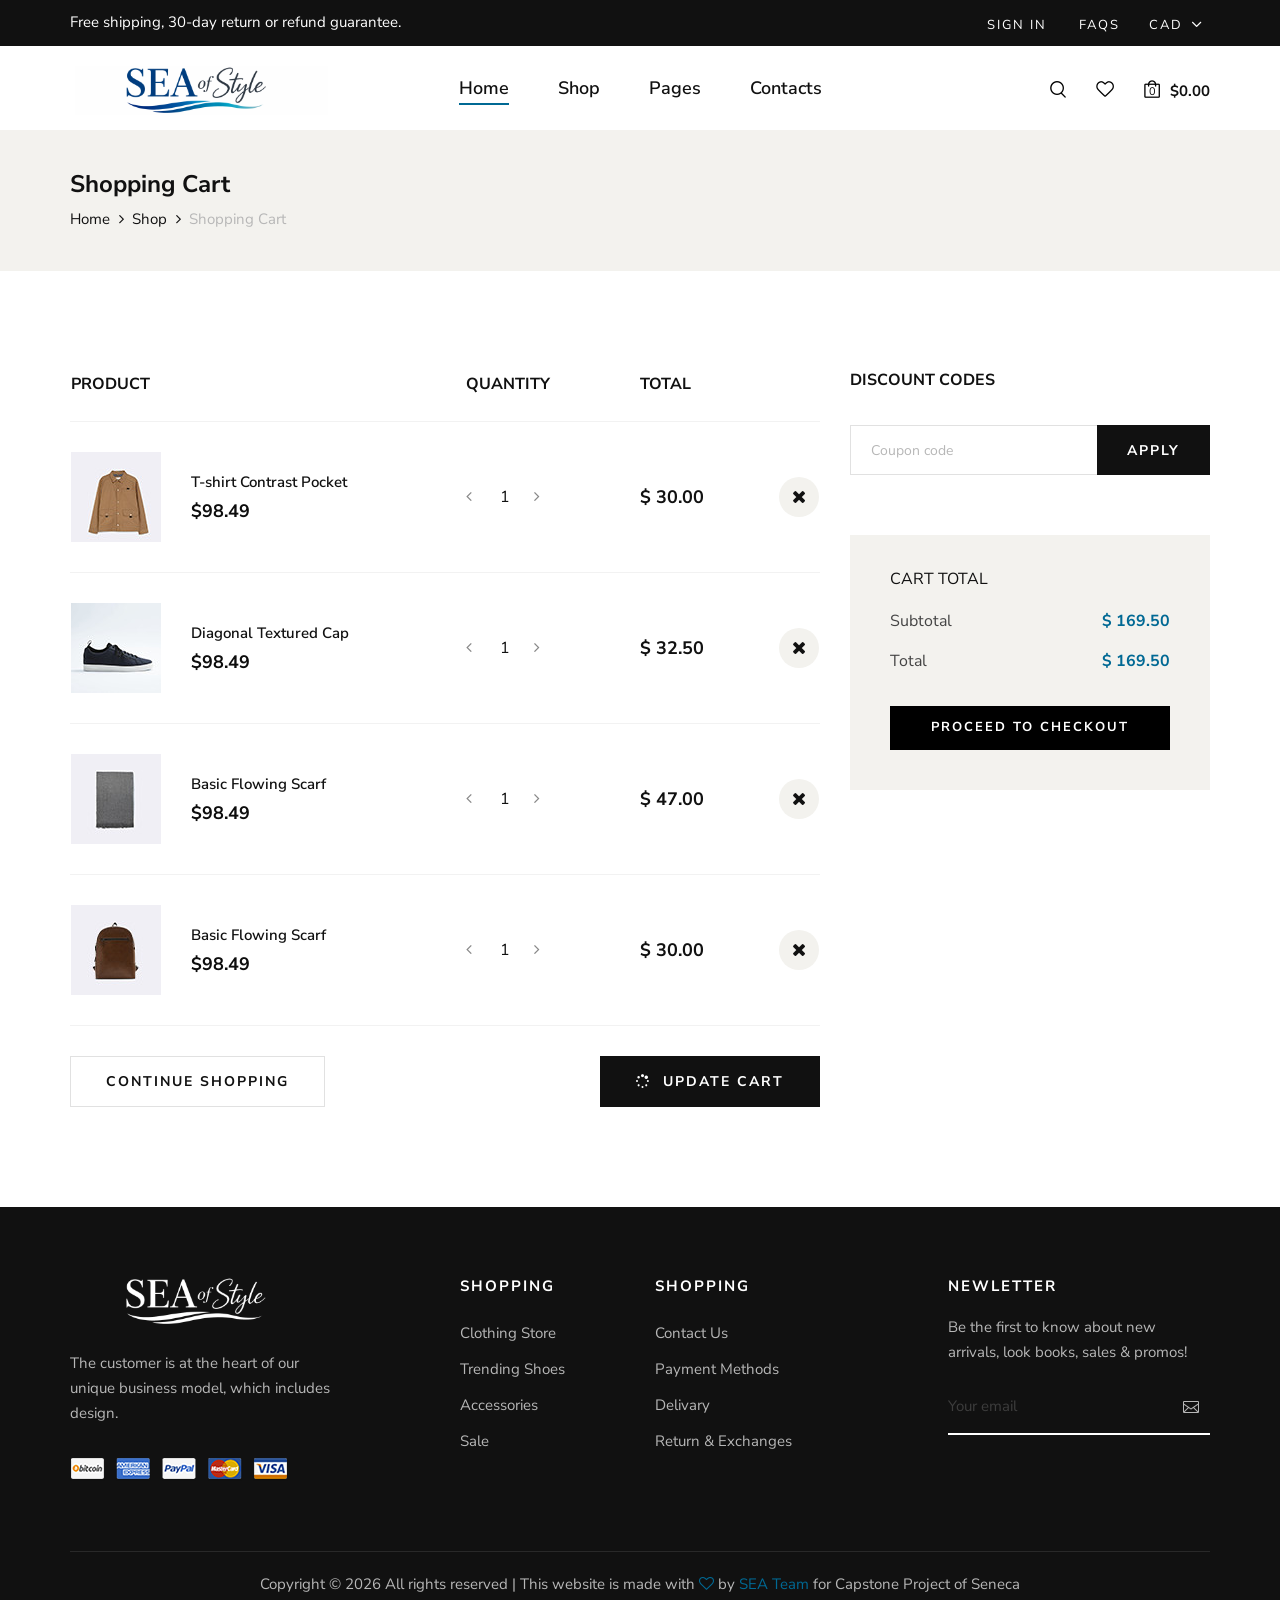
<file: shopping-cart.html>
<!DOCTYPE html>
<html lang="zxx">

<head>
    <meta charset="UTF-8">
    <meta name="description" content="Male_Fashion Template">
    <meta name="keywords" content="Male_Fashion, unica, creative, html">
    <meta name="viewport" content="width=device-width, initial-scale=1.0">
    <meta http-equiv="X-UA-Compatible" content="ie=edge">
    <title>Male-Fashion | Template</title>

    <!-- Google Font -->
    <link href="https://fonts.googleapis.com/css2?family=Nunito+Sans:wght@300;400;600;700;800;900&display=swap"
    rel="stylesheet">

    <!-- Css Styles -->
    <link rel="stylesheet" href="css/bootstrap.min.css" type="text/css">
    <link rel="stylesheet" href="css/font-awesome.min.css" type="text/css">
    <link rel="stylesheet" href="css/elegant-icons.css" type="text/css">
    <link rel="stylesheet" href="css/magnific-popup.css" type="text/css">
    <link rel="stylesheet" href="css/nice-select.css" type="text/css">
    <link rel="stylesheet" href="css/owl.carousel.min.css" type="text/css">
    <link rel="stylesheet" href="css/slicknav.min.css" type="text/css">
    <link rel="stylesheet" href="css/style.css" type="text/css">
</head>

<body>
    <!-- Page Preloder -->
    <div id="preloder">
        <div class="loader"></div>
    </div>

    <!-- Offcanvas Menu Begin -->
    <div class="offcanvas-menu-overlay"></div>
    <div class="offcanvas-menu-wrapper">
        <div class="offcanvas__option">
            <div class="offcanvas__links">
                <a href="#">Sign in</a>
                <a href="#">FAQs</a>
            </div>
            <div class="offcanvas__top__hover">
                <span>CAD <i class="arrow_carrot-down"></i></span>
                <ul>
                    <li>CAD</li>
                    <li>EUR</li>
                    <li>USD</li>
                </ul>
            </div>
        </div>
        <div class="offcanvas__nav__option">
            <a href="#" class="search-switch"><img src="img/icon/search.png" alt=""></a>
            <a href="#"><img src="img/icon/heart.png" alt=""></a>
            <a href="#"><img src="img/icon/cart.png" alt=""> <span>0</span></a>
            <div class="price">$0.00</div>
        </div>
        <div id="mobile-menu-wrap"></div>
        <div class="offcanvas__text">
            <p>Free shipping, 30-day return or refund guarantee.</p>
        </div>
    </div>
    <!-- Offcanvas Menu End -->

    <!-- Header Section Begin -->
    <header class="header">
        <div class="header__top">
            <div class="container">
                <div class="row">
                    <div class="col-lg-6 col-md-7">
                        <div class="header__top__left">
                            <p>Free shipping, 30-day return or refund guarantee.</p>
                        </div>
                    </div>
                    <div class="col-lg-6 col-md-5">
                        <div class="header__top__right">
                            <div class="header__top__links">
                                <a href="#">Sign in</a>
                                <a href="#">FAQs</a>
                            </div>
                            <div class="header__top__hover">
                                <span>CAD <i class="arrow_carrot-down"></i></span>
                                <ul>
                                    <li>CAD</li>
                                    <li>EUR</li>
                                    <li>USD</li>
                                </ul>
                            </div>
                        </div>
                    </div>
                </div>
            </div>
        </div>
        <div class="container">
            <div class="row">
                <div class="col-lg-3 col-md-3">
                    <div class="header__logo">
                        <a href="./index.html"><img src="img/logo.png" alt=""></a>
                    </div>
                </div>
                <div class="col-lg-6 col-md-6">
                    <nav class="header__menu mobile-menu">
                        <ul>
                            <li class="active"><a href="./index.html">Home</a></li>
                            <li><a href="./shop.html">Shop</a></li>
                            <li><a href="#">Pages</a>
                                <ul class="dropdown">
                                    <li><a href="./about.html">About Us</a></li>
                                    <li><a href="./shop-details.html">Shop Details</a></li>
                                    <li><a href="./shopping-cart.html">Shopping Cart</a></li>
                                    <li><a href="./checkout.html">Check Out</a></li>
                                </ul>
                            </li>
                            <li><a href="./contact.html">Contacts</a></li>
                        </ul>
                    </nav>
                </div>
                <div class="col-lg-3 col-md-3">
                    <div class="header__nav__option">
                        <a href="#" class="search-switch"><img src="img/icon/search.png" alt=""></a>
                        <a href="#"><img src="img/icon/heart.png" alt=""></a>
                        <a href="#"><img src="img/icon/cart.png" alt=""> <span>0</span></a>
                        <div class="price">$0.00</div>
                    </div>
                </div>
            </div>
            <div class="canvas__open"><i class="fa fa-bars"></i></div>
        </div>
    </header>
    <!-- Header Section End -->

    <!-- Breadcrumb Section Begin -->
    <section class="breadcrumb-option">
        <div class="container">
            <div class="row">
                <div class="col-lg-12">
                    <div class="breadcrumb__text">
                        <h4>Shopping Cart</h4>
                        <div class="breadcrumb__links">
                            <a href="./index.html">Home</a>
                            <a href="./shop.html">Shop</a>
                            <span>Shopping Cart</span>
                        </div>
                    </div>
                </div>
            </div>
        </div>
    </section>
    <!-- Breadcrumb Section End -->

    <!-- Shopping Cart Section Begin -->
    <section class="shopping-cart spad">
        <div class="container">
            <div class="row">
                <div class="col-lg-8">
                    <div class="shopping__cart__table">
                        <table>
                            <thead>
                                <tr>
                                    <th>Product</th>
                                    <th>Quantity</th>
                                    <th>Total</th>
                                    <th></th>
                                </tr>
                            </thead>
                            <tbody>
                                <tr>
                                    <td class="product__cart__item">
                                        <div class="product__cart__item__pic">
                                            <img src="img/shopping-cart/cart-1.jpg" alt="">
                                        </div>
                                        <div class="product__cart__item__text">
                                            <h6>T-shirt Contrast Pocket</h6>
                                            <h5>$98.49</h5>
                                        </div>
                                    </td>
                                    <td class="quantity__item">
                                        <div class="quantity">
                                            <div class="pro-qty-2">
                                                <input type="text" value="1">
                                            </div>
                                        </div>
                                    </td>
                                    <td class="cart__price">$ 30.00</td>
                                    <td class="cart__close"><i class="fa fa-close"></i></td>
                                </tr>
                                <tr>
                                    <td class="product__cart__item">
                                        <div class="product__cart__item__pic">
                                            <img src="img/shopping-cart/cart-2.jpg" alt="">
                                        </div>
                                        <div class="product__cart__item__text">
                                            <h6>Diagonal Textured Cap</h6>
                                            <h5>$98.49</h5>
                                        </div>
                                    </td>
                                    <td class="quantity__item">
                                        <div class="quantity">
                                            <div class="pro-qty-2">
                                                <input type="text" value="1">
                                            </div>
                                        </div>
                                    </td>
                                    <td class="cart__price">$ 32.50</td>
                                    <td class="cart__close"><i class="fa fa-close"></i></td>
                                </tr>
                                <tr>
                                    <td class="product__cart__item">
                                        <div class="product__cart__item__pic">
                                            <img src="img/shopping-cart/cart-3.jpg" alt="">
                                        </div>
                                        <div class="product__cart__item__text">
                                            <h6>Basic Flowing Scarf</h6>
                                            <h5>$98.49</h5>
                                        </div>
                                    </td>
                                    <td class="quantity__item">
                                        <div class="quantity">
                                            <div class="pro-qty-2">
                                                <input type="text" value="1">
                                            </div>
                                        </div>
                                    </td>
                                    <td class="cart__price">$ 47.00</td>
                                    <td class="cart__close"><i class="fa fa-close"></i></td>
                                </tr>
                                <tr>
                                    <td class="product__cart__item">
                                        <div class="product__cart__item__pic">
                                            <img src="img/shopping-cart/cart-4.jpg" alt="">
                                        </div>
                                        <div class="product__cart__item__text">
                                            <h6>Basic Flowing Scarf</h6>
                                            <h5>$98.49</h5>
                                        </div>
                                    </td>
                                    <td class="quantity__item">
                                        <div class="quantity">
                                            <div class="pro-qty-2">
                                                <input type="text" value="1">
                                            </div>
                                        </div>
                                    </td>
                                    <td class="cart__price">$ 30.00</td>
                                    <td class="cart__close"><i class="fa fa-close"></i></td>
                                </tr>
                            </tbody>
                        </table>
                    </div>
                    <div class="row">
                        <div class="col-lg-6 col-md-6 col-sm-6">
                            <div class="continue__btn">
                                <a href="#">Continue Shopping</a>
                            </div>
                        </div>
                        <div class="col-lg-6 col-md-6 col-sm-6">
                            <div class="continue__btn update__btn">
                                <a href="#"><i class="fa fa-spinner"></i> Update cart</a>
                            </div>
                        </div>
                    </div>
                </div>
                <div class="col-lg-4">
                    <div class="cart__discount">
                        <h6>Discount codes</h6>
                        <form action="#">
                            <input type="text" placeholder="Coupon code">
                            <button type="submit">Apply</button>
                        </form>
                    </div>
                    <div class="cart__total">
                        <h6>Cart total</h6>
                        <ul>
                            <li>Subtotal <span>$ 169.50</span></li>
                            <li>Total <span>$ 169.50</span></li>
                        </ul>
                        <a href="#" class="primary-btn">Proceed to checkout</a>
                    </div>
                </div>
            </div>
        </div>
    </section>
    <!-- Shopping Cart Section End -->

    <!-- Footer Section Begin -->
    <footer class="footer">
        <div class="container">
            <div class="row">
                <div class="col-lg-3 col-md-6 col-sm-6">
                    <div class="footer__about">
                        <div class="footer__logo">
                            <a href="#"><img src="img/footer-logo.png" alt=""></a>
                        </div>
                        <p>The customer is at the heart of our unique business model, which includes design.</p>
                        <a href="#"><img src="img/payment.png" alt=""></a>
                    </div>
                </div>
                <div class="col-lg-2 offset-lg-1 col-md-3 col-sm-6">
                    <div class="footer__widget">
                        <h6>Shopping</h6>
                        <ul>
                            <li><a href="#">Clothing Store</a></li>
                            <li><a href="#">Trending Shoes</a></li>
                            <li><a href="#">Accessories</a></li>
                            <li><a href="#">Sale</a></li>
                        </ul>
                    </div>
                </div>
                <div class="col-lg-2 col-md-3 col-sm-6">
                    <div class="footer__widget">
                        <h6>Shopping</h6>
                        <ul>
                            <li><a href="#">Contact Us</a></li>
                            <li><a href="#">Payment Methods</a></li>
                            <li><a href="#">Delivary</a></li>
                            <li><a href="#">Return & Exchanges</a></li>
                        </ul>
                    </div>
                </div>
                <div class="col-lg-3 offset-lg-1 col-md-6 col-sm-6">
                    <div class="footer__widget">
                        <h6>NewLetter</h6>
                        <div class="footer__newslatter">
                            <p>Be the first to know about new arrivals, look books, sales & promos!</p>
                            <form action="#">
                                <input type="text" placeholder="Your email">
                                <button type="submit"><span class="icon_mail_alt"></span></button>
                            </form>
                        </div>
                    </div>
                </div>
            </div>
            <div class="row">
                <div class="col-lg-12 text-center">
                    <div class="footer__copyright__text">
                        <!-- Link back to Colorlib can't be removed. Template is licensed under CC BY 3.0. -->
                        <p>Copyright ©
                            <script>
                                document.write(new Date().getFullYear());
                            </script>
                            All rights reserved | This website is made with <i class="fa fa-heart-o"
                            aria-hidden="true"></i> by <a href="about.html" target="_blank">SEA Team</a> for Capstone Project of Seneca
                        </p>
                        <!-- Link back to Colorlib can't be removed. Template is licensed under CC BY 3.0. -->
                    </div>
                </div>
            </div>
        </div>
    </footer>
    <!-- Footer Section End -->

    <!-- Search Begin -->
    <div class="search-model">
        <div class="h-100 d-flex align-items-center justify-content-center">
            <div class="search-close-switch">+</div>
            <form class="search-model-form">
                <input type="text" id="search-input" placeholder="Search here.....">
            </form>
        </div>
    </div>
    <!-- Search End -->

    <!-- Js Plugins -->
    <script src="js/jquery-3.3.1.min.js"></script>
    <script src="js/bootstrap.min.js"></script>
    <script src="js/jquery.nice-select.min.js"></script>
    <script src="js/jquery.nicescroll.min.js"></script>
    <script src="js/jquery.magnific-popup.min.js"></script>
    <script src="js/jquery.countdown.min.js"></script>
    <script src="js/jquery.slicknav.js"></script>
    <script src="js/mixitup.min.js"></script>
    <script src="js/owl.carousel.min.js"></script>
    <script src="js/main.js"></script>
</body>

</html>
</file>
<file: css/elegant-icons.css>
@font-face {
	font-family: 'ElegantIcons';
	src:url('../fonts/ElegantIcons.eot');
	src:url('../fonts/ElegantIcons.eot?#iefix') format('embedded-opentype'),
		url('../fonts/ElegantIcons.woff') format('woff'),
		url('../fonts/ElegantIcons.ttf') format('truetype'),
		url('../fonts/ElegantIcons.svg#ElegantIcons') format('svg');
	font-weight: normal;
	font-style: normal;
}

/* Use the following CSS code if you want to use data attributes for inserting your icons */
[data-icon]:before {
	font-family: 'ElegantIcons';
	content: attr(data-icon);
	speak: none;
	font-weight: normal;
	font-variant: normal;
	text-transform: none;
	line-height: 1;
	-webkit-font-smoothing: antialiased;
	-moz-osx-font-smoothing: grayscale;
}

/* Use the following CSS code if you want to have a class per icon */
/*
Instead of a list of all class selectors,
you can use the generic selector below, but it's slower:
[class*="your-class-prefix"] {
*/
.arrow_up, .arrow_down, .arrow_left, .arrow_right, .arrow_left-up, .arrow_right-up, .arrow_right-down, .arrow_left-down, .arrow-up-down, .arrow_up-down_alt, .arrow_left-right_alt, .arrow_left-right, .arrow_expand_alt2, .arrow_expand_alt, .arrow_condense, .arrow_expand, .arrow_move, .arrow_carrot-up, .arrow_carrot-down, .arrow_carrot-left, .arrow_carrot-right, .arrow_carrot-2up, .arrow_carrot-2down, .arrow_carrot-2left, .arrow_carrot-2right, .arrow_carrot-up_alt2, .arrow_carrot-down_alt2, .arrow_carrot-left_alt2, .arrow_carrot-right_alt2, .arrow_carrot-2up_alt2, .arrow_carrot-2down_alt2, .arrow_carrot-2left_alt2, .arrow_carrot-2right_alt2, .arrow_triangle-up, .arrow_triangle-down, .arrow_triangle-left, .arrow_triangle-right, .arrow_triangle-up_alt2, .arrow_triangle-down_alt2, .arrow_triangle-left_alt2, .arrow_triangle-right_alt2, .arrow_back, .icon_minus-06, .icon_plus, .icon_close, .icon_check, .icon_minus_alt2, .icon_plus_alt2, .icon_close_alt2, .icon_check_alt2, .icon_zoom-out_alt, .icon_zoom-in_alt, .icon_search, .icon_box-empty, .icon_box-selected, .icon_minus-box, .icon_plus-box, .icon_box-checked, .icon_circle-empty, .icon_circle-slelected, .icon_stop_alt2, .icon_stop, .icon_pause_alt2, .icon_pause, .icon_menu, .icon_menu-square_alt2, .icon_menu-circle_alt2, .icon_ul, .icon_ol, .icon_adjust-horiz, .icon_adjust-vert, .icon_document_alt, .icon_documents_alt, .icon_pencil, .icon_pencil-edit_alt, .icon_pencil-edit, .icon_folder-alt, .icon_folder-open_alt, .icon_folder-add_alt, .icon_info_alt, .icon_error-oct_alt, .icon_error-circle_alt, .icon_error-triangle_alt, .icon_question_alt2, .icon_question, .icon_comment_alt, .icon_chat_alt, .icon_vol-mute_alt, .icon_volume-low_alt, .icon_volume-high_alt, .icon_quotations, .icon_quotations_alt2, .icon_clock_alt, .icon_lock_alt, .icon_lock-open_alt, .icon_key_alt, .icon_cloud_alt, .icon_cloud-upload_alt, .icon_cloud-download_alt, .icon_image, .icon_images, .icon_lightbulb_alt, .icon_gift_alt, .icon_house_alt, .icon_genius, .icon_mobile, .icon_tablet, .icon_laptop, .icon_desktop, .icon_camera_alt, .icon_mail_alt, .icon_cone_alt, .icon_ribbon_alt, .icon_bag_alt, .icon_creditcard, .icon_cart_alt, .icon_paperclip, .icon_tag_alt, .icon_tags_alt, .icon_trash_alt, .icon_cursor_alt, .icon_mic_alt, .icon_compass_alt, .icon_pin_alt, .icon_pushpin_alt, .icon_map_alt, .icon_drawer_alt, .icon_toolbox_alt, .icon_book_alt, .icon_calendar, .icon_film, .icon_table, .icon_contacts_alt, .icon_headphones, .icon_lifesaver, .icon_piechart, .icon_refresh, .icon_link_alt, .icon_link, .icon_loading, .icon_blocked, .icon_archive_alt, .icon_heart_alt, .icon_star_alt, .icon_star-half_alt, .icon_star, .icon_star-half, .icon_tools, .icon_tool, .icon_cog, .icon_cogs, .arrow_up_alt, .arrow_down_alt, .arrow_left_alt, .arrow_right_alt, .arrow_left-up_alt, .arrow_right-up_alt, .arrow_right-down_alt, .arrow_left-down_alt, .arrow_condense_alt, .arrow_expand_alt3, .arrow_carrot_up_alt, .arrow_carrot-down_alt, .arrow_carrot-left_alt, .arrow_carrot-right_alt, .arrow_carrot-2up_alt, .arrow_carrot-2dwnn_alt, .arrow_carrot-2left_alt, .arrow_carrot-2right_alt, .arrow_triangle-up_alt, .arrow_triangle-down_alt, .arrow_triangle-left_alt, .arrow_triangle-right_alt, .icon_minus_alt, .icon_plus_alt, .icon_close_alt, .icon_check_alt, .icon_zoom-out, .icon_zoom-in, .icon_stop_alt, .icon_menu-square_alt, .icon_menu-circle_alt, .icon_document, .icon_documents, .icon_pencil_alt, .icon_folder, .icon_folder-open, .icon_folder-add, .icon_folder_upload, .icon_folder_download, .icon_info, .icon_error-circle, .icon_error-oct, .icon_error-triangle, .icon_question_alt, .icon_comment, .icon_chat, .icon_vol-mute, .icon_volume-low, .icon_volume-high, .icon_quotations_alt, .icon_clock, .icon_lock, .icon_lock-open, .icon_key, .icon_cloud, .icon_cloud-upload, .icon_cloud-download, .icon_lightbulb, .icon_gift, .icon_house, .icon_camera, .icon_mail, .icon_cone, .icon_ribbon, .icon_bag, .icon_cart, .icon_tag, .icon_tags, .icon_trash, .icon_cursor, .icon_mic, .icon_compass, .icon_pin, .icon_pushpin, .icon_map, .icon_drawer, .icon_toolbox, .icon_book, .icon_contacts, .icon_archive, .icon_heart, .icon_profile, .icon_group, .icon_grid-2x2, .icon_grid-3x3, .icon_music, .icon_pause_alt, .icon_phone, .icon_upload, .icon_download, .social_facebook, .social_twitter, .social_pinterest, .social_googleplus, .social_tumblr, .social_tumbleupon, .social_wordpress, .social_instagram, .social_dribbble, .social_vimeo, .social_linkedin, .social_rss, .social_deviantart, .social_share, .social_myspace, .social_skype, .social_youtube, .social_picassa, .social_googledrive, .social_flickr, .social_blogger, .social_spotify, .social_delicious, .social_facebook_circle, .social_twitter_circle, .social_pinterest_circle, .social_googleplus_circle, .social_tumblr_circle, .social_stumbleupon_circle, .social_wordpress_circle, .social_instagram_circle, .social_dribbble_circle, .social_vimeo_circle, .social_linkedin_circle, .social_rss_circle, .social_deviantart_circle, .social_share_circle, .social_myspace_circle, .social_skype_circle, .social_youtube_circle, .social_picassa_circle, .social_googledrive_alt2, .social_flickr_circle, .social_blogger_circle, .social_spotify_circle, .social_delicious_circle, .social_facebook_square, .social_twitter_square, .social_pinterest_square, .social_googleplus_square, .social_tumblr_square, .social_stumbleupon_square, .social_wordpress_square, .social_instagram_square, .social_dribbble_square, .social_vimeo_square, .social_linkedin_square, .social_rss_square, .social_deviantart_square, .social_share_square, .social_myspace_square, .social_skype_square, .social_youtube_square, .social_picassa_square, .social_googledrive_square, .social_flickr_square, .social_blogger_square, .social_spotify_square, .social_delicious_square, .icon_printer, .icon_calulator, .icon_building, .icon_floppy, .icon_drive, .icon_search-2, .icon_id, .icon_id-2, .icon_puzzle, .icon_like, .icon_dislike, .icon_mug, .icon_currency, .icon_wallet, .icon_pens, .icon_easel, .icon_flowchart, .icon_datareport, .icon_briefcase, .icon_shield, .icon_percent, .icon_globe, .icon_globe-2, .icon_target, .icon_hourglass, .icon_balance, .icon_rook, .icon_printer-alt, .icon_calculator_alt, .icon_building_alt, .icon_floppy_alt, .icon_drive_alt, .icon_search_alt, .icon_id_alt, .icon_id-2_alt, .icon_puzzle_alt, .icon_like_alt, .icon_dislike_alt, .icon_mug_alt, .icon_currency_alt, .icon_wallet_alt, .icon_pens_alt, .icon_easel_alt, .icon_flowchart_alt, .icon_datareport_alt, .icon_briefcase_alt, .icon_shield_alt, .icon_percent_alt, .icon_globe_alt, .icon_clipboard {
	font-family: 'ElegantIcons';
	speak: none;
	font-style: normal;
	font-weight: normal;
	font-variant: normal;
	text-transform: none;
	line-height: 1;
	-webkit-font-smoothing: antialiased;
}
.arrow_up:before {
	content: "\21";
}
.arrow_down:before {
	content: "\22";
}
.arrow_left:before {
	content: "\23";
}
.arrow_right:before {
	content: "\24";
}
.arrow_left-up:before {
	content: "\25";
}
.arrow_right-up:before {
	content: "\26";
}
.arrow_right-down:before {
	content: "\27";
}
.arrow_left-down:before {
	content: "\28";
}
.arrow-up-down:before {
	content: "\29";
}
.arrow_up-down_alt:before {
	content: "\2a";
}
.arrow_left-right_alt:before {
	content: "\2b";
}
.arrow_left-right:before {
	content: "\2c";
}
.arrow_expand_alt2:before {
	content: "\2d";
}
.arrow_expand_alt:before {
	content: "\2e";
}
.arrow_condense:before {
	content: "\2f";
}
.arrow_expand:before {
	content: "\30";
}
.arrow_move:before {
	content: "\31";
}
.arrow_carrot-up:before {
	content: "\32";
}
.arrow_carrot-down:before {
	content: "\33";
}
.arrow_carrot-left:before {
	content: "\34";
}
.arrow_carrot-right:before {
	content: "\35";
}
.arrow_carrot-2up:before {
	content: "\36";
}
.arrow_carrot-2down:before {
	content: "\37";
}
.arrow_carrot-2left:before {
	content: "\38";
}
.arrow_carrot-2right:before {
	content: "\39";
}
.arrow_carrot-up_alt2:before {
	content: "\3a";
}
.arrow_carrot-down_alt2:before {
	content: "\3b";
}
.arrow_carrot-left_alt2:before {
	content: "\3c";
}
.arrow_carrot-right_alt2:before {
	content: "\3d";
}
.arrow_carrot-2up_alt2:before {
	content: "\3e";
}
.arrow_carrot-2down_alt2:before {
	content: "\3f";
}
.arrow_carrot-2left_alt2:before {
	content: "\40";
}
.arrow_carrot-2right_alt2:before {
	content: "\41";
}
.arrow_triangle-up:before {
	content: "\42";
}
.arrow_triangle-down:before {
	content: "\43";
}
.arrow_triangle-left:before {
	content: "\44";
}
.arrow_triangle-right:before {
	content: "\45";
}
.arrow_triangle-up_alt2:before {
	content: "\46";
}
.arrow_triangle-down_alt2:before {
	content: "\47";
}
.arrow_triangle-left_alt2:before {
	content: "\48";
}
.arrow_triangle-right_alt2:before {
	content: "\49";
}
.arrow_back:before {
	content: "\4a";
}
.icon_minus-06:before {
	content: "\4b";
}
.icon_plus:before {
	content: "\4c";
}
.icon_close:before {
	content: "\4d";
}
.icon_check:before {
	content: "\4e";
}
.icon_minus_alt2:before {
	content: "\4f";
}
.icon_plus_alt2:before {
	content: "\50";
}
.icon_close_alt2:before {
	content: "\51";
}
.icon_check_alt2:before {
	content: "\52";
}
.icon_zoom-out_alt:before {
	content: "\53";
}
.icon_zoom-in_alt:before {
	content: "\54";
}
.icon_search:before {
	content: "\55";
}
.icon_box-empty:before {
	content: "\56";
}
.icon_box-selected:before {
	content: "\57";
}
.icon_minus-box:before {
	content: "\58";
}
.icon_plus-box:before {
	content: "\59";
}
.icon_box-checked:before {
	content: "\5a";
}
.icon_circle-empty:before {
	content: "\5b";
}
.icon_circle-slelected:before {
	content: "\5c";
}
.icon_stop_alt2:before {
	content: "\5d";
}
.icon_stop:before {
	content: "\5e";
}
.icon_pause_alt2:before {
	content: "\5f";
}
.icon_pause:before {
	content: "\60";
}
.icon_menu:before {
	content: "\61";
}
.icon_menu-square_alt2:before {
	content: "\62";
}
.icon_menu-circle_alt2:before {
	content: "\63";
}
.icon_ul:before {
	content: "\64";
}
.icon_ol:before {
	content: "\65";
}
.icon_adjust-horiz:before {
	content: "\66";
}
.icon_adjust-vert:before {
	content: "\67";
}
.icon_document_alt:before {
	content: "\68";
}
.icon_documents_alt:before {
	content: "\69";
}
.icon_pencil:before {
	content: "\6a";
}
.icon_pencil-edit_alt:before {
	content: "\6b";
}
.icon_pencil-edit:before {
	content: "\6c";
}
.icon_folder-alt:before {
	content: "\6d";
}
.icon_folder-open_alt:before {
	content: "\6e";
}
.icon_folder-add_alt:before {
	content: "\6f";
}
.icon_info_alt:before {
	content: "\70";
}
.icon_error-oct_alt:before {
	content: "\71";
}
.icon_error-circle_alt:before {
	content: "\72";
}
.icon_error-triangle_alt:before {
	content: "\73";
}
.icon_question_alt2:before {
	content: "\74";
}
.icon_question:before {
	content: "\75";
}
.icon_comment_alt:before {
	content: "\76";
}
.icon_chat_alt:before {
	content: "\77";
}
.icon_vol-mute_alt:before {
	content: "\78";
}
.icon_volume-low_alt:before {
	content: "\79";
}
.icon_volume-high_alt:before {
	content: "\7a";
}
.icon_quotations:before {
	content: "\7b";
}
.icon_quotations_alt2:before {
	content: "\7c";
}
.icon_clock_alt:before {
	content: "\7d";
}
.icon_lock_alt:before {
	content: "\7e";
}
.icon_lock-open_alt:before {
	content: "\e000";
}
.icon_key_alt:before {
	content: "\e001";
}
.icon_cloud_alt:before {
	content: "\e002";
}
.icon_cloud-upload_alt:before {
	content: "\e003";
}
.icon_cloud-download_alt:before {
	content: "\e004";
}
.icon_image:before {
	content: "\e005";
}
.icon_images:before {
	content: "\e006";
}
.icon_lightbulb_alt:before {
	content: "\e007";
}
.icon_gift_alt:before {
	content: "\e008";
}
.icon_house_alt:before {
	content: "\e009";
}
.icon_genius:before {
	content: "\e00a";
}
.icon_mobile:before {
	content: "\e00b";
}
.icon_tablet:before {
	content: "\e00c";
}
.icon_laptop:before {
	content: "\e00d";
}
.icon_desktop:before {
	content: "\e00e";
}
.icon_camera_alt:before {
	content: "\e00f";
}
.icon_mail_alt:before {
	content: "\e010";
}
.icon_cone_alt:before {
	content: "\e011";
}
.icon_ribbon_alt:before {
	content: "\e012";
}
.icon_bag_alt:before {
	content: "\e013";
}
.icon_creditcard:before {
	content: "\e014";
}
.icon_cart_alt:before {
	content: "\e015";
}
.icon_paperclip:before {
	content: "\e016";
}
.icon_tag_alt:before {
	content: "\e017";
}
.icon_tags_alt:before {
	content: "\e018";
}
.icon_trash_alt:before {
	content: "\e019";
}
.icon_cursor_alt:before {
	content: "\e01a";
}
.icon_mic_alt:before {
	content: "\e01b";
}
.icon_compass_alt:before {
	content: "\e01c";
}
.icon_pin_alt:before {
	content: "\e01d";
}
.icon_pushpin_alt:before {
	content: "\e01e";
}
.icon_map_alt:before {
	content: "\e01f";
}
.icon_drawer_alt:before {
	content: "\e020";
}
.icon_toolbox_alt:before {
	content: "\e021";
}
.icon_book_alt:before {
	content: "\e022";
}
.icon_calendar:before {
	content: "\e023";
}
.icon_film:before {
	content: "\e024";
}
.icon_table:before {
	content: "\e025";
}
.icon_contacts_alt:before {
	content: "\e026";
}
.icon_headphones:before {
	content: "\e027";
}
.icon_lifesaver:before {
	content: "\e028";
}
.icon_piechart:before {
	content: "\e029";
}
.icon_refresh:before {
	content: "\e02a";
}
.icon_link_alt:before {
	content: "\e02b";
}
.icon_link:before {
	content: "\e02c";
}
.icon_loading:before {
	content: "\e02d";
}
.icon_blocked:before {
	content: "\e02e";
}
.icon_archive_alt:before {
	content: "\e02f";
}
.icon_heart_alt:before {
	content: "\e030";
}
.icon_star_alt:before {
	content: "\e031";
}
.icon_star-half_alt:before {
	content: "\e032";
}
.icon_star:before {
	content: "\e033";
}
.icon_star-half:before {
	content: "\e034";
}
.icon_tools:before {
	content: "\e035";
}
.icon_tool:before {
	content: "\e036";
}
.icon_cog:before {
	content: "\e037";
}
.icon_cogs:before {
	content: "\e038";
}
.arrow_up_alt:before {
	content: "\e039";
}
.arrow_down_alt:before {
	content: "\e03a";
}
.arrow_left_alt:before {
	content: "\e03b";
}
.arrow_right_alt:before {
	content: "\e03c";
}
.arrow_left-up_alt:before {
	content: "\e03d";
}
.arrow_right-up_alt:before {
	content: "\e03e";
}
.arrow_right-down_alt:before {
	content: "\e03f";
}
.arrow_left-down_alt:before {
	content: "\e040";
}
.arrow_condense_alt:before {
	content: "\e041";
}
.arrow_expand_alt3:before {
	content: "\e042";
}
.arrow_carrot_up_alt:before {
	content: "\e043";
}
.arrow_carrot-down_alt:before {
	content: "\e044";
}
.arrow_carrot-left_alt:before {
	content: "\e045";
}
.arrow_carrot-right_alt:before {
	content: "\e046";
}
.arrow_carrot-2up_alt:before {
	content: "\e047";
}
.arrow_carrot-2dwnn_alt:before {
	content: "\e048";
}
.arrow_carrot-2left_alt:before {
	content: "\e049";
}
.arrow_carrot-2right_alt:before {
	content: "\e04a";
}
.arrow_triangle-up_alt:before {
	content: "\e04b";
}
.arrow_triangle-down_alt:before {
	content: "\e04c";
}
.arrow_triangle-left_alt:before {
	content: "\e04d";
}
.arrow_triangle-right_alt:before {
	content: "\e04e";
}
.icon_minus_alt:before {
	content: "\e04f";
}
.icon_plus_alt:before {
	content: "\e050";
}
.icon_close_alt:before {
	content: "\e051";
}
.icon_check_alt:before {
	content: "\e052";
}
.icon_zoom-out:before {
	content: "\e053";
}
.icon_zoom-in:before {
	content: "\e054";
}
.icon_stop_alt:before {
	content: "\e055";
}
.icon_menu-square_alt:before {
	content: "\e056";
}
.icon_menu-circle_alt:before {
	content: "\e057";
}
.icon_document:before {
	content: "\e058";
}
.icon_documents:before {
	content: "\e059";
}
.icon_pencil_alt:before {
	content: "\e05a";
}
.icon_folder:before {
	content: "\e05b";
}
.icon_folder-open:before {
	content: "\e05c";
}
.icon_folder-add:before {
	content: "\e05d";
}
.icon_folder_upload:before {
	content: "\e05e";
}
.icon_folder_download:before {
	content: "\e05f";
}
.icon_info:before {
	content: "\e060";
}
.icon_error-circle:before {
	content: "\e061";
}
.icon_error-oct:before {
	content: "\e062";
}
.icon_error-triangle:before {
	content: "\e063";
}
.icon_question_alt:before {
	content: "\e064";
}
.icon_comment:before {
	content: "\e065";
}
.icon_chat:before {
	content: "\e066";
}
.icon_vol-mute:before {
	content: "\e067";
}
.icon_volume-low:before {
	content: "\e068";
}
.icon_volume-high:before {
	content: "\e069";
}
.icon_quotations_alt:before {
	content: "\e06a";
}
.icon_clock:before {
	content: "\e06b";
}
.icon_lock:before {
	content: "\e06c";
}
.icon_lock-open:before {
	content: "\e06d";
}
.icon_key:before {
	content: "\e06e";
}
.icon_cloud:before {
	content: "\e06f";
}
.icon_cloud-upload:before {
	content: "\e070";
}
.icon_cloud-download:before {
	content: "\e071";
}
.icon_lightbulb:before {
	content: "\e072";
}
.icon_gift:before {
	content: "\e073";
}
.icon_house:before {
	content: "\e074";
}
.icon_camera:before {
	content: "\e075";
}
.icon_mail:before {
	content: "\e076";
}
.icon_cone:before {
	content: "\e077";
}
.icon_ribbon:before {
	content: "\e078";
}
.icon_bag:before {
	content: "\e079";
}
.icon_cart:before {
	content: "\e07a";
}
.icon_tag:before {
	content: "\e07b";
}
.icon_tags:before {
	content: "\e07c";
}
.icon_trash:before {
	content: "\e07d";
}
.icon_cursor:before {
	content: "\e07e";
}
.icon_mic:before {
	content: "\e07f";
}
.icon_compass:before {
	content: "\e080";
}
.icon_pin:before {
	content: "\e081";
}
.icon_pushpin:before {
	content: "\e082";
}
.icon_map:before {
	content: "\e083";
}
.icon_drawer:before {
	content: "\e084";
}
.icon_toolbox:before {
	content: "\e085";
}
.icon_book:before {
	content: "\e086";
}
.icon_contacts:before {
	content: "\e087";
}
.icon_archive:before {
	content: "\e088";
}
.icon_heart:before {
	content: "\e089";
}
.icon_profile:before {
	content: "\e08a";
}
.icon_group:before {
	content: "\e08b";
}
.icon_grid-2x2:before {
	content: "\e08c";
}
.icon_grid-3x3:before {
	content: "\e08d";
}
.icon_music:before {
	content: "\e08e";
}
.icon_pause_alt:before {
	content: "\e08f";
}
.icon_phone:before {
	content: "\e090";
}
.icon_upload:before {
	content: "\e091";
}
.icon_download:before {
	content: "\e092";
}
.social_facebook:before {
	content: "\e093";
}
.social_twitter:before {
	content: "\e094";
}
.social_pinterest:before {
	content: "\e095";
}
.social_googleplus:before {
	content: "\e096";
}
.social_tumblr:before {
	content: "\e097";
}
.social_tumbleupon:before {
	content: "\e098";
}
.social_wordpress:before {
	content: "\e099";
}
.social_instagram:before {
	content: "\e09a";
}
.social_dribbble:before {
	content: "\e09b";
}
.social_vimeo:before {
	content: "\e09c";
}
.social_linkedin:before {
	content: "\e09d";
}
.social_rss:before {
	content: "\e09e";
}
.social_deviantart:before {
	content: "\e09f";
}
.social_share:before {
	content: "\e0a0";
}
.social_myspace:before {
	content: "\e0a1";
}
.social_skype:before {
	content: "\e0a2";
}
.social_youtube:before {
	content: "\e0a3";
}
.social_picassa:before {
	content: "\e0a4";
}
.social_googledrive:before {
	content: "\e0a5";
}
.social_flickr:before {
	content: "\e0a6";
}
.social_blogger:before {
	content: "\e0a7";
}
.social_spotify:before {
	content: "\e0a8";
}
.social_delicious:before {
	content: "\e0a9";
}
.social_facebook_circle:before {
	content: "\e0aa";
}
.social_twitter_circle:before {
	content: "\e0ab";
}
.social_pinterest_circle:before {
	content: "\e0ac";
}
.social_googleplus_circle:before {
	content: "\e0ad";
}
.social_tumblr_circle:before {
	content: "\e0ae";
}
.social_stumbleupon_circle:before {
	content: "\e0af";
}
.social_wordpress_circle:before {
	content: "\e0b0";
}
.social_instagram_circle:before {
	content: "\e0b1";
}
.social_dribbble_circle:before {
	content: "\e0b2";
}
.social_vimeo_circle:before {
	content: "\e0b3";
}
.social_linkedin_circle:before {
	content: "\e0b4";
}
.social_rss_circle:before {
	content: "\e0b5";
}
.social_deviantart_circle:before {
	content: "\e0b6";
}
.social_share_circle:before {
	content: "\e0b7";
}
.social_myspace_circle:before {
	content: "\e0b8";
}
.social_skype_circle:before {
	content: "\e0b9";
}
.social_youtube_circle:before {
	content: "\e0ba";
}
.social_picassa_circle:before {
	content: "\e0bb";
}
.social_googledrive_alt2:before {
	content: "\e0bc";
}
.social_flickr_circle:before {
	content: "\e0bd";
}
.social_blogger_circle:before {
	content: "\e0be";
}
.social_spotify_circle:before {
	content: "\e0bf";
}
.social_delicious_circle:before {
	content: "\e0c0";
}
.social_facebook_square:before {
	content: "\e0c1";
}
.social_twitter_square:before {
	content: "\e0c2";
}
.social_pinterest_square:before {
	content: "\e0c3";
}
.social_googleplus_square:before {
	content: "\e0c4";
}
.social_tumblr_square:before {
	content: "\e0c5";
}
.social_stumbleupon_square:before {
	content: "\e0c6";
}
.social_wordpress_square:before {
	content: "\e0c7";
}
.social_instagram_square:before {
	content: "\e0c8";
}
.social_dribbble_square:before {
	content: "\e0c9";
}
.social_vimeo_square:before {
	content: "\e0ca";
}
.social_linkedin_square:before {
	content: "\e0cb";
}
.social_rss_square:before {
	content: "\e0cc";
}
.social_deviantart_square:before {
	content: "\e0cd";
}
.social_share_square:before {
	content: "\e0ce";
}
.social_myspace_square:before {
	content: "\e0cf";
}
.social_skype_square:before {
	content: "\e0d0";
}
.social_youtube_square:before {
	content: "\e0d1";
}
.social_picassa_square:before {
	content: "\e0d2";
}
.social_googledrive_square:before {
	content: "\e0d3";
}
.social_flickr_square:before {
	content: "\e0d4";
}
.social_blogger_square:before {
	content: "\e0d5";
}
.social_spotify_square:before {
	content: "\e0d6";
}
.social_delicious_square:before {
	content: "\e0d7";
}
.icon_printer:before {
	content: "\e103";
}
.icon_calulator:before {
	content: "\e0ee";
}
.icon_building:before {
	content: "\e0ef";
}
.icon_floppy:before {
	content: "\e0e8";
}
.icon_drive:before {
	content: "\e0ea";
}
.icon_search-2:before {
	content: "\e101";
}
.icon_id:before {
	content: "\e107";
}
.icon_id-2:before {
	content: "\e108";
}
.icon_puzzle:before {
	content: "\e102";
}
.icon_like:before {
	content: "\e106";
}
.icon_dislike:before {
	content: "\e0eb";
}
.icon_mug:before {
	content: "\e105";
}
.icon_currency:before {
	content: "\e0ed";
}
.icon_wallet:before {
	content: "\e100";
}
.icon_pens:before {
	content: "\e104";
}
.icon_easel:before {
	content: "\e0e9";
}
.icon_flowchart:before {
	content: "\e109";
}
.icon_datareport:before {
	content: "\e0ec";
}
.icon_briefcase:before {
	content: "\e0fe";
}
.icon_shield:before {
	content: "\e0f6";
}
.icon_percent:before {
	content: "\e0fb";
}
.icon_globe:before {
	content: "\e0e2";
}
.icon_globe-2:before {
	content: "\e0e3";
}
.icon_target:before {
	content: "\e0f5";
}
.icon_hourglass:before {
	content: "\e0e1";
}
.icon_balance:before {
	content: "\e0ff";
}
.icon_rook:before {
	content: "\e0f8";
}
.icon_printer-alt:before {
	content: "\e0fa";
}
.icon_calculator_alt:before {
	content: "\e0e7";
}
.icon_building_alt:before {
	content: "\e0fd";
}
.icon_floppy_alt:before {
	content: "\e0e4";
}
.icon_drive_alt:before {
	content: "\e0e5";
}
.icon_search_alt:before {
	content: "\e0f7";
}
.icon_id_alt:before {
	content: "\e0e0";
}
.icon_id-2_alt:before {
	content: "\e0fc";
}
.icon_puzzle_alt:before {
	content: "\e0f9";
}
.icon_like_alt:before {
	content: "\e0dd";
}
.icon_dislike_alt:before {
	content: "\e0f1";
}
.icon_mug_alt:before {
	content: "\e0dc";
}
.icon_currency_alt:before {
	content: "\e0f3";
}
.icon_wallet_alt:before {
	content: "\e0d8";
}
.icon_pens_alt:before {
	content: "\e0db";
}
.icon_easel_alt:before {
	content: "\e0f0";
}
.icon_flowchart_alt:before {
	content: "\e0df";
}
.icon_datareport_alt:before {
	content: "\e0f2";
}
.icon_briefcase_alt:before {
	content: "\e0f4";
}
.icon_shield_alt:before {
	content: "\e0d9";
}
.icon_percent_alt:before {
	content: "\e0da";
}
.icon_globe_alt:before {
	content: "\e0de";
}
.icon_clipboard:before {
	content: "\e0e6";
}


	.glyph {
		float: left;
		text-align: center;
		padding: .75em;
		margin: .4em 1.5em .75em 0;
		width: 6em;
text-shadow: none;
	}
        .glyph_big {
        font-size: 128px;
        color: #59c5dc;
        float: left;
        margin-right: 20px;
        }

        .glyph div { padding-bottom: 10px;}

	.glyph input {
		font-family: consolas, monospace;
		font-size: 12px;
		width: 100%;
		text-align: center;
		border: 0;
		box-shadow: 0 0 0 1px #ccc;
		padding: .2em;
                -moz-border-radius: 5px;
                -webkit-border-radius: 5px;
	}
	.centered {
		margin-left: auto;
		margin-right: auto;
	}
	.glyph .fs1 {
		font-size: 2em;
	}
</file>
<file: css/nice-select.css>
.nice-select {
  -webkit-tap-highlight-color: transparent;
  background-color: #fff;
  border-radius: 5px;
  border: solid 1px #e8e8e8;
  box-sizing: border-box;
  clear: both;
  cursor: pointer;
  display: block;
  float: left;
  font-family: inherit;
  font-size: 14px;
  font-weight: normal;
  height: 42px;
  line-height: 40px;
  outline: none;
  padding-left: 18px;
  padding-right: 30px;
  position: relative;
  text-align: left !important;
  -webkit-transition: all 0.2s ease-in-out;
  transition: all 0.2s ease-in-out;
  -webkit-user-select: none;
     -moz-user-select: none;
      -ms-user-select: none;
          user-select: none;
  white-space: nowrap;
  width: auto; }
  .nice-select:hover {
    border-color: #dbdbdb; }
  .nice-select:active, .nice-select.open, .nice-select:focus {
    border-color: #999; }
  .nice-select:after {
    border-bottom: 2px solid #999;
    border-right: 2px solid #999;
    content: '';
    display: block;
    height: 5px;
    margin-top: -4px;
    pointer-events: none;
    position: absolute;
    right: 12px;
    top: 50%;
    -webkit-transform-origin: 66% 66%;
        -ms-transform-origin: 66% 66%;
            transform-origin: 66% 66%;
    -webkit-transform: rotate(45deg);
        -ms-transform: rotate(45deg);
            transform: rotate(45deg);
    -webkit-transition: all 0.15s ease-in-out;
    transition: all 0.15s ease-in-out;
    width: 5px; }
  .nice-select.open:after {
    -webkit-transform: rotate(-135deg);
        -ms-transform: rotate(-135deg);
            transform: rotate(-135deg); }
  .nice-select.open .list {
    opacity: 1;
    pointer-events: auto;
    -webkit-transform: scale(1) translateY(0);
        -ms-transform: scale(1) translateY(0);
            transform: scale(1) translateY(0); }
  .nice-select.disabled {
    border-color: #ededed;
    color: #999;
    pointer-events: none; }
    .nice-select.disabled:after {
      border-color: #cccccc; }
  .nice-select.wide {
    width: 100%; }
    .nice-select.wide .list {
      left: 0 !important;
      right: 0 !important; }
  .nice-select.right {
    float: right; }
    .nice-select.right .list {
      left: auto;
      right: 0; }
  .nice-select.small {
    font-size: 12px;
    height: 36px;
    line-height: 34px; }
    .nice-select.small:after {
      height: 4px;
      width: 4px; }
    .nice-select.small .option {
      line-height: 34px;
      min-height: 34px; }
  .nice-select .list {
    background-color: #fff;
    border-radius: 5px;
    box-shadow: 0 0 0 1px rgba(68, 68, 68, 0.11);
    box-sizing: border-box;
    margin-top: 4px;
    opacity: 0;
    overflow: hidden;
    padding: 0;
    pointer-events: none;
    position: absolute;
    top: 100%;
    left: 0;
    -webkit-transform-origin: 50% 0;
        -ms-transform-origin: 50% 0;
            transform-origin: 50% 0;
    -webkit-transform: scale(0.75) translateY(-21px);
        -ms-transform: scale(0.75) translateY(-21px);
            transform: scale(0.75) translateY(-21px);
    -webkit-transition: all 0.2s cubic-bezier(0.5, 0, 0, 1.25), opacity 0.15s ease-out;
    transition: all 0.2s cubic-bezier(0.5, 0, 0, 1.25), opacity 0.15s ease-out;
    z-index: 9; }
    .nice-select .list:hover .option:not(:hover) {
      background-color: transparent !important; }
  .nice-select .option {
    cursor: pointer;
    font-weight: 400;
    line-height: 40px;
    list-style: none;
    min-height: 40px;
    outline: none;
    padding-left: 18px;
    padding-right: 29px;
    text-align: left;
    -webkit-transition: all 0.2s;
    transition: all 0.2s; }
    .nice-select .option:hover, .nice-select .option.focus, .nice-select .option.selected.focus {
      background-color: #f6f6f6; }
    .nice-select .option.selected {
      font-weight: bold; }
    .nice-select .option.disabled {
      background-color: transparent;
      color: #999;
      cursor: default; }

.no-csspointerevents .nice-select .list {
  display: none; }

.no-csspointerevents .nice-select.open .list {
  display: block; }
</file>
<file: css/style.css>
/******************************************************************
  Template Name: Male Fashion
  Description: Male Fashion - ecommerce teplate
  Author: Colorib
  Author URI: https://www.colorib.com/
  Version: 1.0
  Created: Colorib 
******************************************************************/

/*------------------------------------------------------------------
[Table of contents]

1.  Template default CSS
	1.1	Variables
	1.2	Mixins
	1.3	Flexbox
	1.4	Reset
2.  Helper Css
3.  Header Section
4.  Hero Section
5.  Banner Section
6.  Product Section
7.  Intagram Section
8.  Latest Section
9.  Contact
10.  Footer Style
-------------------------------------------------------------------*/

/*----------------------------------------*/
/* Template default CSS
/*----------------------------------------*/

html,
body {
	height: 100%;
	font-family: "Nunito Sans", sans-serif;
	-webkit-font-smoothing: antialiased;
}

h1,
h2,
h3,
h4,
h5,
h6 {
	margin: 0;
	color: #111111;
	font-weight: 400;
	font-family: "Nunito Sans", sans-serif;
}

h1 {
	font-size: 70px;
}

h2 {
	font-size: 36px;
}

h3 {
	font-size: 30px;
}

h4 {
	font-size: 24px;
}

h5 {
	font-size: 18px;
}

h6 {
	font-size: 16px;
}

p {
	font-size: 15px;
	font-family: "Nunito Sans", sans-serif;
	color: #3d3d3d;
	font-weight: 400;
	line-height: 25px;
	margin: 0 0 15px 0;
}

img {
	max-width: 100%;
}

input:focus,
select:focus,
button:focus,
textarea:focus {
	outline: none;
}

a:hover,
a:focus {
	text-decoration: none;
	outline: none;
	color: #ffffff;
}

ul,
ol {
	padding: 0;
	margin: 0;
}

/*---------------------
  Helper CSS
-----------------------*/

.section-title {
	margin-bottom: 45px;
	text-align: center;
}

.section-title span {
	color: #006994;
	font-size: 14px;
	font-weight: 700;
	text-transform: uppercase;
	letter-spacing: 2px;
	margin-bottom: 15px;
	display: block;
}

.section-title h2 {
	color: #111111;
	font-weight: 700;
	line-height: 46px;
}

.set-bg {
	background-repeat: no-repeat;
	background-size: cover;
	background-position: top center;
}

.spad {
	padding-top: 100px;
	padding-bottom: 100px;
}

.text-white h1,
.text-white h2,
.text-white h3,
.text-white h4,
.text-white h5,
.text-white h6,
.text-white p,
.text-white span,
.text-white li,
.text-white a {
	color: #fff;
}

/* buttons */

.primary-btn {
	display: inline-block;
	font-size: 13px;
	font-weight: 700;
	text-transform: uppercase;
	padding: 14px 30px;
	color: #ffffff;
	background: #000000;
	letter-spacing: 4px;
}

.site-btn {
	font-size: 14px;
	color: #ffffff;
	background: #111111;
	font-weight: 700;
	border: none;
	text-transform: uppercase;
	display: inline-block;
	padding: 14px 30px;
}

/* Preloder */

#preloder {
	position: fixed;
	width: 100%;
	height: 100%;
	top: 0;
	left: 0;
	z-index: 999999;
	background: #000;
}

.loader {
	width: 40px;
	height: 40px;
	position: absolute;
	top: 50%;
	left: 50%;
	margin-top: -13px;
	margin-left: -13px;
	border-radius: 60px;
	animation: loader 0.8s linear infinite;
	-webkit-animation: loader 0.8s linear infinite;
}

@keyframes loader {
	0% {
		-webkit-transform: rotate(0deg);
		transform: rotate(0deg);
		border: 4px solid #f44336;
		border-left-color: transparent;
	}
	50% {
		-webkit-transform: rotate(180deg);
		transform: rotate(180deg);
		border: 4px solid #673ab7;
		border-left-color: transparent;
	}
	100% {
		-webkit-transform: rotate(360deg);
		transform: rotate(360deg);
		border: 4px solid #f44336;
		border-left-color: transparent;
	}
}

@-webkit-keyframes loader {
	0% {
		-webkit-transform: rotate(0deg);
		border: 4px solid #f44336;
		border-left-color: transparent;
	}
	50% {
		-webkit-transform: rotate(180deg);
		border: 4px solid #673ab7;
		border-left-color: transparent;
	}
	100% {
		-webkit-transform: rotate(360deg);
		border: 4px solid #f44336;
		border-left-color: transparent;
	}
}

.spacial-controls {
	position: fixed;
	width: 111px;
	height: 91px;
	top: 0;
	right: 0;
	z-index: 999;
}

.spacial-controls .search-switch {
	display: block;
	height: 100%;
	padding-top: 30px;
	background: #323232;
	text-align: center;
	cursor: pointer;
}

.search-model {
	display: none;
	position: fixed;
	width: 100%;
	height: 100%;
	left: 0;
	top: 0;
	background: #000;
	z-index: 99999;
}

.search-model-form {
	padding: 0 15px;
}

.search-model-form input {
	width: 500px;
	font-size: 40px;
	border: none;
	border-bottom: 2px solid #333;
	background: 0 0;
	color: #999;
}

.search-close-switch {
	position: absolute;
	width: 50px;
	height: 50px;
	background: #333;
	color: #fff;
	text-align: center;
	border-radius: 50%;
	font-size: 28px;
	line-height: 28px;
	top: 30px;
	cursor: pointer;
	-webkit-transform: rotate(45deg);
	-ms-transform: rotate(45deg);
	transform: rotate(45deg);
	display: -webkit-box;
	display: -ms-flexbox;
	display: flex;
	-webkit-box-align: center;
	-ms-flex-align: center;
	align-items: center;
	-webkit-box-pack: center;
	-ms-flex-pack: center;
	justify-content: center;
}

/*---------------------
  Header
-----------------------*/

.header {
	background: #ffffff;
}

.header__top {
	background: #111111;
	padding: 10px 0;
}

.header__top__left p {
	color: #ffffff;
	margin-bottom: 0;
}

.header__top__right {
	text-align: right;
}

.header__top__links {
	display: inline-block;
	margin-right: 25px;
}

.header__top__links a {
	color: #ffffff;
	font-size: 13px;
	text-transform: uppercase;
	letter-spacing: 2px;
	margin-right: 28px;
	display: inline-block;
}

.header__top__links a:last-child {
	margin-right: 0;
}

.header__top__hover {
	display: inline-block;
	position: relative;
}

.header__top__hover:hover ul {
	top: 24px;
	opacity: 1;
	visibility: visible;
}

.header__top__hover span {
	color: #ffffff;
	font-size: 13px;
	text-transform: uppercase;
	letter-spacing: 2px;
	display: inline-block;
	cursor: pointer;
}

.header__top__hover span i {
	font-size: 20px;
	position: relative;
	top: 3px;
	right: 2px;
}

.header__top__hover ul {
	background: #ffffff;
	display: inline-block;
	padding: 2px 0;
	position: absolute;
	left: 0;
	top: 44px;
	opacity: 0;
	visibility: hidden;
	z-index: 3;
	-webkit-box-shadow: 0 10px 20px rgba(0, 0, 0, 0.1);
	box-shadow: 0 10px 20px rgba(0, 0, 0, 0.1);
	-webkit-transition: all, 0.3s;
	-o-transition: all, 0.3s;
	transition: all, 0.3s;
}

.header__top__hover ul li {
	list-style: none;
	font-size: 13px;
	color: #111111;
	padding: 2px 15px;
	cursor: pointer;
}

.header__logo {
	padding: 20px 0 15px;
}

.header__logo a {
	display: inline-block;
}

.header__menu {
	text-align: center;
	padding: 26px 0 25px;
}

.header__menu ul li {
	list-style: none;
	display: inline-block;
	margin-right: 45px;
	position: relative;
}

.header__menu ul li.active a:after {
	-webkit-transform: scale(1);
	-ms-transform: scale(1);
	transform: scale(1);
}

.header__menu ul li:hover a:after {
	-webkit-transform: scale(1);
	-ms-transform: scale(1);
	transform: scale(1);
}

.header__menu ul li:hover .dropdown {
	top: 32px;
	opacity: 1;
	visibility: visible;
}

.header__menu ul li:last-child {
	margin-right: 0;
}

.header__menu ul li .dropdown {
	position: absolute;
	left: 0;
	top: 56px;
	width: 150px;
	background: #111111;
	text-align: left;
	padding: 5px 0;
	z-index: 9;
	opacity: 0;
	visibility: hidden;
	-webkit-transition: all, 0.3s;
	-o-transition: all, 0.3s;
	transition: all, 0.3s;
}

.header__menu ul li .dropdown li {
	display: block;
	margin-right: 0;
}

.header__menu ul li .dropdown li a {
	font-size: 14px;
	color: #ffffff;
	font-weight: 400;
	padding: 5px 20px;
	text-transform: capitalize;
}

.header__menu ul li .dropdown li a:after {
	display: none;
}

.header__menu ul li a {
	font-size: 18px;
	color: #111111;
	display: block;
	font-weight: 600;
	position: relative;
	padding: 3px 0;
}

.header__menu ul li a:after {
	position: absolute;
	left: 0;
	bottom: 0;
	width: 100%;
	height: 2px;
	background: #006994;
	content: "";
	-webkit-transition: all, 0.5s;
	-o-transition: all, 0.5s;
	transition: all, 0.5s;
	-webkit-transform: scale(0);
	-ms-transform: scale(0);
	transform: scale(0);
}

.header__nav__option {
	text-align: right;
	padding: 30px 0;
}

.header__nav__option a {
	display: inline-block;
	margin-right: 26px;
	position: relative;
}

.header__nav__option a span {
	color: #0d0d0d;
	font-size: 11px;
	position: absolute;
	left: 5px;
	top: 8px;
}

.header__nav__option a:last-child {
	margin-right: 0;
}

.header__nav__option .price {
	font-size: 15px;
	color: #111111;
	font-weight: 700;
	display: inline-block;
	margin-left: -20px;
	position: relative;
	top: 3px;
}

.offcanvas-menu-wrapper {
	display: none;
}

.canvas__open {
	display: none;
}

/*---------------------
  Hero
-----------------------*/

.hero__slider.owl-carousel .owl-item.active .hero__text h6 {
	top: 0;
	opacity: 1;
}

.hero__slider.owl-carousel .owl-item.active .hero__text h2 {
	top: 0;
	opacity: 1;
}

.hero__slider.owl-carousel .owl-item.active .hero__text p {
	top: 0;
	opacity: 1;
}

.hero__slider.owl-carousel .owl-item.active .hero__text .primary-btn {
	top: 0;
	opacity: 1;
}

.hero__slider.owl-carousel .owl-nav button {
	font-size: 36px;
	color: #333333;
	position: absolute;
	left: 75px;
	top: 50%;
	margin-top: -18px;
	line-height: 29px;
}

.hero__slider.owl-carousel .owl-nav button.owl-next {
	left: auto;
	right: 75px;
}

.hero__items {
	height: 800px;
	padding-top: 230px;
}

.hero__text h6 {
	color: #006994;
	font-size: 14px;
	font-weight: 700;
	text-transform: uppercase;
	letter-spacing: 2px;
	margin-bottom: 28px;
	position: relative;
	top: 100px;
	opacity: 0;
	-webkit-transition: all, 0.3s;
	-o-transition: all, 0.3s;
	transition: all, 0.3s;
}

.hero__text h2 {
	color: #111111;
	font-size: 48px;
	font-weight: 700;
	line-height: 58px;
	margin-bottom: 30px;
	position: relative;
	top: 100px;
	opacity: 0;
	-webkit-transition: all, 0.6s;
	-o-transition: all, 0.6s;
	transition: all, 0.6s;
}

.hero__text p {
	font-size: 16px;
	line-height: 28px;
	margin-bottom: 35px;
	position: relative;
	top: 100px;
	opacity: 0;
	-webkit-transition: all, 0.9s;
	-o-transition: all, 0.9s;
	transition: all, 0.9s;
}

.hero__text .primary-btn {
	position: relative;
	top: 100px;
	opacity: 0;
	-webkit-transition: all, 1.1s;
	-o-transition: all, 1.1s;
	transition: all, 1.1s;
}

.hero__text .primary-btn span {
	font-size: 20px;
	position: relative;
	top: 4px;
	font-weight: 700;
}

.hero__social {
	margin-top: 190px;
}

.hero__social a {
	font-size: 16px;
	color: #3d3d3d;
	display: inline-block;
	margin-right: 32px;
}

.hero__social a:last-child {
	margin-right: 0;
}

/*---------------------
  Banner
-----------------------*/

.blog {
	padding-bottom: 55px;
}

.banner__item {
	position: relative;
	overflow: hidden;
}

.banner__item:hover .banner__item__text a:after {
	width: 40px;
	background: #006994;
}

.banner__item.banner__item--middle {
	margin-top: -75px;
}

.banner__item.banner__item--middle .banner__item__pic {
	float: none;
}

.banner__item.banner__item--middle .banner__item__text {
	position: relative;
	top: 0;
	left: 0;
	max-width: 100%;
	padding-top: 22px;
}

.banner__item.banner__item--last {
	margin-top: 100px;
}

.banner__item__pic {
	float: right;
}

.banner__item__text {
	max-width: 300px;
	position: absolute;
	left: 0;
	top: 140px;
}

.banner__item__text h2 {
	color: #111111;
	font-weight: 700;
	line-height: 46px;
	margin-bottom: 10px;
}

.banner__item__text a {
	display: inline-block;
	color: #111111;
	font-size: 13px;
	font-weight: 700;
	letter-spacing: 4px;
	text-transform: uppercase;
	padding: 3px 0;
	position: relative;
}

.banner__item__text a:after {
	position: absolute;
	left: 0;
	bottom: 0;
	width: 100%;
	height: 2px;
	background: #111111;
	content: "";
	-webkit-transition: all, 0.3s;
	-o-transition: all, 0.3s;
	transition: all, 0.3s;
}

/*---------------------
  Categories
-----------------------*/

.categories {
	background: #f3f2ee;
	overflow: hidden;
	padding-top: 150px;
	padding-bottom: 125px;
}

.categories__text {
	padding-top: 40px;
	position: relative;
	z-index: 1;
}

.categories__text:before {
	position: absolute;
	left: -485px;
	top: 0;
	height: 300px;
	width: 600px;
	background: #ffffff;
	z-index: -1;
	content: "";
}

.categories__text h2 {
	color: #b7b7b7;
	line-height: 72px;
	font-size: 34px;
}

.categories__text h2 span {
	font-weight: 700;
	color: #111111;
}

.categories__hot__deal {
	position: relative;
	z-index: 5;
}

.categories__hot__deal img {
	min-width: 100%;
}

.hot__deal__sticker {
	height: 100px;
	width: 100px;
	background: #111111;
	border-radius: 50%;
	padding-top: 22px;
	text-align: center;
	position: absolute;
	right: 0;
	top: -36px;
}

.hot__deal__sticker span {
	display: block;
	font-size: 15px;
	color: #ffffff;
	margin-bottom: 4px;
}

.hot__deal__sticker h5 {
	color: #ffffff;
	font-size: 20px;
	font-weight: 700;
}

.categories__deal__countdown span {
	color: #006994;
	font-size: 14px;
	font-weight: 700;
	text-transform: uppercase;
	letter-spacing: 2px;
	margin-bottom: 15px;
	display: block;
}

.categories__deal__countdown h2 {
	color: #111111;
	font-weight: 700;
	line-height: 46px;
	margin-bottom: 25px;
}

.categories__deal__countdown .categories__deal__countdown__timer {
	margin-bottom: 20px;
	overflow: hidden;
	margin-left: -30px;
}

.categories__deal__countdown .categories__deal__countdown__timer .cd-item {
	width: 25%;
	float: left;
	margin-bottom: 25px;
	text-align: center;
	position: relative;
}

.categories__deal__countdown .categories__deal__countdown__timer .cd-item:after {
	position: absolute;
	right: 0;
	top: 7px;
	content: ":";
	font-size: 24px;
	font-weight: 700;
	color: #3d3d3d;
}

.categories__deal__countdown .categories__deal__countdown__timer .cd-item:last-child:after {
	display: none;
}

.categories__deal__countdown .categories__deal__countdown__timer .cd-item span {
	color: #111111;
	font-weight: 700;
	display: block;
	font-size: 36px;
}

.categories__deal__countdown .categories__deal__countdown__timer .cd-item p {
	margin-bottom: 0;
}

/*---------------------
  Instagram
-----------------------*/

.instagram {
	padding-bottom: 0;
}

.instagram__pic__item {
	width: 33.33%;
	float: left;
	height: 261px;
	background-position: center center;
}

.instagram__text {
	padding-top: 130px;
}

.instagram__text h2 {
	color: #111111;
	font-weight: 700;
	margin-bottom: 30px;
}

.instagram__text p {
	margin-bottom: 65px;
}

.instagram__text h3 {
	color: #006994;
	font-weight: 700;
}

/*---------------------
  Product
-----------------------*/

.product {
	padding-top: 0;
	padding-bottom: 60px;
}

.filter__controls {
	text-align: center;
	margin-bottom: 45px;
}

.filter__controls li {
	color: #b7b7b7;
	font-size: 24px;
	font-weight: 700;
	list-style: none;
	display: inline-block;
	margin-right: 88px;
	cursor: pointer;
}

.filter__controls li:last-child {
	margin-right: 0;
}

.filter__controls li.active {
	color: #111111;
}

.product__item {
	overflow: hidden;
	margin-bottom: 40px;
}

.product__item.sale .product__item__pic .label {
	color: #ffffff;
	background: #111111;
}

.product__item.sale .product__item__text .rating i {
	color: #f7941d;
}

.product__item.sale .product__item__text .rating i:nth-last-child(1) {
	color: #b7b7b7;
}

.product__item:hover .product__item__pic .product__hover {
	right: 20px;
	opacity: 1;
}

.product__item:hover .product__item__text a {
	top: 22px;
	opacity: 1;
	visibility: visible;
}

.product__item:hover .product__item__text h6 {
	opacity: 0;
}

.product__item:hover .product__item__text .product__color__select {
	opacity: 1;
}

.product__item__pic {
	height: 260px;
	position: relative;
	background-position: center center;
}

.product__item__pic .label {
	color: #111111;
	font-size: 11px;
	font-weight: 700;
	letter-spacing: 2px;
	text-transform: uppercase;
	display: inline-block;
	padding: 4px 15px 2px;
	background: #ffffff;
	position: absolute;
	left: 0;
	top: 20px;
}

.product__item__pic .product__hover {
	position: absolute;
	right: -200px;
	top: 20px;
	-webkit-transition: all, 0.8s;
	-o-transition: all, 0.8s;
	transition: all, 0.8s;
}

.product__item__pic .product__hover li {
	list-style: none;
	margin-bottom: 10px;
	position: relative;
}

.product__item__pic .product__hover li:hover span {
	opacity: 1;
	visibility: visible;
}

.product__item__pic .product__hover li span {
	color: #ffffff;
	background: #111111;
	display: inline-block;
	padding: 4px 10px;
	font-size: 12px;
	position: absolute;
	left: -78px;
	top: 5px;
	z-index: 1;
	opacity: 0;
	visibility: hidden;
	-webkit-transition: all, 0.3s;
	-o-transition: all, 0.3s;
	transition: all, 0.3s;
}

.product__item__pic .product__hover li span:after {
	position: absolute;
	right: -2px;
	top: 5px;
	height: 15px;
	width: 15px;
	background: #111111;
	content: "";
	-webkit-transform: rotate(45deg);
	-ms-transform: rotate(45deg);
	transform: rotate(45deg);
	z-index: -1;
}

.product__item__pic .product__hover li img {
	background: #ffffff;
	padding: 10px;
	display: inline-block;
}

.product__item__text {
	padding-top: 25px;
	position: relative;
}

.product__item__text a {
	font-size: 15px;
	color: #006994;
	font-weight: 700;
	position: absolute;
	left: 0;
	top: 0;
	opacity: 0;
	visibility: hidden;
	-webkit-transition: all, 0.3s;
	-o-transition: all, 0.3s;
	transition: all, 0.3s;
}

.product__item__text h6 {
	color: #111111;
	font-size: 15px;
	font-weight: 600;
	margin-bottom: 5px;
	-webkit-transition: all, 0.3s;
	-o-transition: all, 0.3s;
	transition: all, 0.3s;
}

.product__item__text .rating {
	margin-bottom: 6px;
}

.product__item__text .rating i {
	font-size: 14px;
	color: #b7b7b7;
	margin-right: -5px;
}

.product__item__text h5 {
	color: #0d0d0d;
	font-weight: 700;
}

.product__item__text .product__color__select {
	position: absolute;
	right: 0;
	bottom: 0;
	opacity: 0;
	-webkit-transition: all, 0.5s;
	-o-transition: all, 0.5s;
	transition: all, 0.5s;
}

.product__item__text .product__color__select label {
	display: inline-block;
	height: 12px;
	width: 12px;
	background: #5e64d1;
	border-radius: 50%;
	margin-bottom: 0;
	margin-right: 5px;
	position: relative;
	cursor: pointer;
}

.product__item__text .product__color__select label.black {
	background: #404a47;
}

.product__item__text .product__color__select label.grey {
	background: #d5a667;
}

.product__item__text .product__color__select label.active:after {
	opacity: 1;
}

.product__item__text .product__color__select label:after {
	position: absolute;
	left: -3px;
	top: -3px;
	height: 18px;
	width: 18px;
	border: 1px solid #b9b9b9;
	content: "";
	border-radius: 50%;
	opacity: 0;
}

.product__item__text .product__color__select label input {
	position: absolute;
	visibility: hidden;
}

/*---------------------
  Shop
-----------------------*/

.shop__sidebar {
	padding-right: 20px;
}

.shop__sidebar__search {
	margin-bottom: 45px;
}

.shop__sidebar__search form {
	position: relative;
}

.shop__sidebar__search form input {
	width: 100%;
	font-size: 15px;
	color: #b7b7b7;
	padding-left: 20px;
	border: 1px solid #e5e5e5;
	height: 42px;
}

.shop__sidebar__search form input::-webkit-input-placeholder {
	color: #b7b7b7;
}

.shop__sidebar__search form input::-moz-placeholder {
	color: #b7b7b7;
}

.shop__sidebar__search form input:-ms-input-placeholder {
	color: #b7b7b7;
}

.shop__sidebar__search form input::-ms-input-placeholder {
	color: #b7b7b7;
}

.shop__sidebar__search form input::placeholder {
	color: #b7b7b7;
}

.shop__sidebar__search form button {
	color: #b7b7b7;
	font-size: 15px;
	border: none;
	background: transparent;
	position: absolute;
	right: 0;
	padding: 0 15px;
	top: 0;
	height: 100%;
}

.shop__sidebar__accordion .card {
	border: none;
	border-radius: 0;
	margin-bottom: 25px;
}

.shop__sidebar__accordion .card:last-child {
	margin-bottom: 0;
}

.shop__sidebar__accordion .card:last-child .card-body {
	padding-bottom: 0;
	border-bottom: none;
}

.shop__sidebar__accordion .card-body {
	padding: 0;
	padding-top: 10px;
	padding-bottom: 20px;
	border-bottom: 1px solid #e5e5e5;
}

.shop__sidebar__accordion .card-heading {
	cursor: pointer;
}

.shop__sidebar__accordion .card-heading a {
	color: #111111;
	font-size: 16px;
	font-weight: 700;
	text-transform: uppercase;
	display: block;
}

.shop__sidebar__categories ul,
.shop__sidebar__price ul,
.shop__sidebar__brand ul {
	height: 225px;
}

.shop__sidebar__categories ul li,
.shop__sidebar__price ul li,
.shop__sidebar__brand ul li {
	list-style: none;
}

.shop__sidebar__categories ul li a,
.shop__sidebar__price ul li a,
.shop__sidebar__brand ul li a {
	color: #b7b7b7;
	font-size: 15px;
	line-height: 32px;
	-webkit-transition: all, 0.3s;
	-o-transition: all, 0.3s;
	transition: all, 0.3s;
}

.shop__sidebar__categories ul li a:hover,
.shop__sidebar__price ul li a:hover,
.shop__sidebar__brand ul li a:hover {
	color: #111111;
}

.shop__sidebar__brand ul {
	height: auto;
}

.shop__sidebar__price ul {
	height: auto;
}

.shop__sidebar__size {
	padding-top: 15px;
}

.shop__sidebar__size label {
	color: #111111;
	font-size: 15px;
	font-weight: 700;
	text-transform: uppercase;
	display: inline-block;
	border: 1px solid #e5e5e5;
	padding: 6px 25px;
	margin-bottom: 10px;
	margin-right: 5px;
	cursor: pointer;
}

.shop__sidebar__size label.active {
	background: #111111;
	color: #ffffff;
	border-color: #111111;
}

.shop__sidebar__size label input {
	position: absolute;
	visibility: hidden;
}

.shop__sidebar__color {
	padding-top: 15px;
}

.shop__sidebar__color label {
	height: 30px;
	width: 30px;
	border-radius: 50%;
	position: relative;
	margin-right: 10px;
	display: inline-block;
	margin-bottom: 10px;
	cursor: pointer;
}

.shop__sidebar__color label.c-1 {
	background: #0b090c;
}

.shop__sidebar__color label.c-2 {
	background: #20315f;
}

.shop__sidebar__color label.c-3 {
	background: #f1af4d;
}

.shop__sidebar__color label.c-4 {
	background: #636068;
}

.shop__sidebar__color label.c-5 {
	background: #57594d;
}

.shop__sidebar__color label.c-6 {
	background: #e8bac4;
}

.shop__sidebar__color label.c-7 {
	background: #d6c1d7;
}

.shop__sidebar__color label.c-8 {
	background: #ed1c24;
}

.shop__sidebar__color label.c-9 {
	background: #ffffff;
}

.shop__sidebar__color label:after {
	position: absolute;
	left: -3px;
	top: -3px;
	height: 36px;
	width: 36px;
	border: 1px solid #e5e5e5;
	content: "";
	border-radius: 50%;
}

.shop__sidebar__color label input {
	position: absolute;
	visibility: hidden;
}

.shop__sidebar__tags {
	padding-top: 15px;
}

.shop__sidebar__tags a {
	color: #404040;
	font-size: 13px;
	font-weight: 700;
	background: #f1f5f8;
	padding: 5px 18px;
	display: inline-block;
	text-transform: uppercase;
	margin-right: 6px;
	margin-bottom: 10px;
	-webkit-transition: all, 0.3s;
	-o-transition: all, 0.3s;
	transition: all, 0.3s;
}

.shop__sidebar__tags a:hover {
	background: #111111;
	color: #ffffff;
}

.shop__sidebar__accordion .card-heading a:after,
.shop__sidebar__accordion .card-heading>a.active[aria-expanded=false]:after {
	content: "";
	font-family: "FontAwesome";
	font-size: 24px;
	font-weight: 700;
	color: #111111;
	position: absolute;
	right: 0;
	top: 2px;
	line-height: 20px;
}

.shop__sidebar__accordion .card-heading.active a:after {
	content: "";
	font-family: "FontAwesome";
	font-size: 24px;
	font-weight: 700;
	color: #111111;
	position: absolute;
	right: 0;
	top: 2px;
	line-height: 20px;
}

.shop__product__option {
	margin-bottom: 45px;
}

.shop__product__option p {
	color: #111111;
	margin-bottom: 0;
}

.shop__product__option__right {
	text-align: right;
}

.shop__product__option__right p {
	display: inline-block;
	margin-bottom: 0;
}

.shop__product__option__right .nice-select {
	float: none;
	display: inline-block;
	padding: 0;
	line-height: 26px;
	height: auto;
	border: none;
	padding-right: 28px;
}

.shop__product__option__right .nice-select:after {
	border-bottom: 1.5px solid #111111;
	border-right: 1.5px solid #111111;
	height: 8px;
	right: 12px;
	width: 8px;
}

.shop__product__option__right .nice-select span {
	color: #111111;
	font-size: 15px;
	font-weight: 700;
}

.shop__product__option__right .nice-select .list {
	border-radius: 0;
}

.product__pagination {
	padding-top: 25px;
	text-align: center;
}

.product__pagination a {
	display: inline-block;
	font-size: 16px;
	font-weight: 700;
	color: #111111;
	height: 30px;
	width: 30px;
	border: 1px solid transparent;
	border-radius: 50%;
	line-height: 30px;
	text-align: center;
}

.product__pagination a.active {
	border-color: #111111;
}

.product__pagination a:hover {
	border-color: #111111;
}

.product__pagination span {
	display: inline-block;
	font-size: 16px;
	font-weight: 700;
	color: #111111;
	padding-left: 10px;
	padding-right: 15px;
}

/*---------------------
  Shop
-----------------------*/

.product__details__pic {
	text-align: center;
	background: #f3f2ee;
	padding: 40px 0 60px;
	margin-bottom: 100px;
}

.product__details__pic .nav-tabs {
	border-bottom: none;
	width: 105px;
}

.product__details__pic .nav-tabs .nav-item {
	margin-bottom: 10px;
}

.product__details__pic .nav-tabs .nav-item:last-child {
	margin-bottom: 0;
}

.product__details__pic .nav-tabs .nav-item .nav-link {
	padding: 0;
	display: block;
}

.product__details__pic .nav-tabs .nav-item .nav-link .product__thumb__pic {
	height: 120px;
	width: 95px;
	display: -webkit-box;
	display: -ms-flexbox;
	display: flex;
	-webkit-box-align: center;
	-ms-flex-align: center;
	align-items: center;
	-webkit-box-pack: center;
	-ms-flex-pack: center;
	justify-content: center;
}

.product__details__pic .nav-tabs .nav-item .nav-link .product__thumb__pic i {
	height: 56px;
	width: 56px;
	border: 4px solid #ffffff;
	border-radius: 50%;
	font-size: 20px;
	color: #ffffff;
	line-height: 48px;
	display: inline-block;
	text-align: center;
}

.product__details__pic .nav-tabs .nav-item.show .nav-link,
.product__details__pic .nav-tabs .nav-link.active {
	background-color: transparent;
	border-color: transparent;
}

.product__details__breadcrumb {
	margin-bottom: 30px;
}

.product__details__breadcrumb a {
	font-size: 15px;
	color: #111111;
	margin-right: 18px;
	display: inline-block;
	position: relative;
}

.product__details__breadcrumb a:after {
	position: absolute;
	right: -14px;
	top: 0;
	content: "";
	font-family: "FontAwesome";
}

.product__details__breadcrumb span {
	font-size: 15px;
	color: #b7b7b7;
	display: inline-block;
}

.product__details__pic__item {
	position: relative;
}

.product__details__pic__item a {
	height: 56px;
	width: 56px;
	border: 4px solid #ffffff;
	border-radius: 50%;
	font-size: 20px;
	color: #ffffff;
	line-height: 48px;
	text-align: center;
	display: inline-block;
	position: absolute;
	left: 50%;
	top: 50%;
	margin-top: -28px;
	margin-left: -28px;
}

.product__details__text {
	text-align: center;
}

.product__details__text h4 {
	color: #111111;
	font-weight: 700;
	margin-bottom: 10px;
}

.product__details__text .rating {
	margin-bottom: 20px;
}

.product__details__text .rating i {
	font-size: 15px;
	color: #f7941d;
	display: inline-block;
	margin-right: -5px;
}

.product__details__text .rating span {
	display: inline-block;
	color: #3d3d3d;
	margin-left: 5px;
}

.product__details__text h3 {
	color: #0d0d0d;
	font-weight: 700;
	margin-bottom: 16px;
}

.product__details__text h3 span {
	color: #b7b7b7;
	font-size: 20px;
	font-weight: 400;
	margin-left: 10px;
	text-decoration: line-through;
}

.product__details__text p {
	margin-bottom: 35px;
}

.product__details__option {
	margin-bottom: 30px;
}

.product__details__option__size {
	display: inline-block;
	margin-right: 50px;
}

.product__details__option__size span {
	color: #111111;
	display: inline-block;
	margin-right: 10px;
}

.product__details__option__size label {
	color: #111111;
	font-size: 15px;
	font-weight: 700;
	text-transform: uppercase;
	display: inline-block;
	border: 1px solid #e5e5e5;
	padding: 6px 15px;
	margin-bottom: 0;
	margin-right: 5px;
	cursor: pointer;
}

.product__details__option__size label.active {
	background: #111111;
	color: #ffffff;
	border-color: #111111;
}

.product__details__option__size label input {
	position: absolute;
	visibility: hidden;
}

.product__details__option__color {
	display: inline-block;
	position: relative;
	top: 10px;
}

.product__details__option__color span {
	color: #111111;
	display: inline-block;
	margin-right: 10px;
	position: relative;
	top: -9px;
}

.product__details__option__color label {
	height: 30px;
	width: 30px;
	border-radius: 50%;
	position: relative;
	margin-right: 10px;
	margin-bottom: 0;
	display: inline-block;
	cursor: pointer;
}

.product__details__option__color label.c-1 {
	background: #0b090c;
}

.product__details__option__color label.c-2 {
	background: #20315f;
}

.product__details__option__color label.c-3 {
	background: #f1af4d;
}

.product__details__option__color label.c-4 {
	background: #ed1c24;
}

.product__details__option__color label.c-9 {
	background: #ffffff;
}

.product__details__option__color label:after {
	position: absolute;
	left: -3px;
	top: -3px;
	height: 36px;
	width: 36px;
	border: 1px solid #e5e5e5;
	content: "";
	border-radius: 50%;
}

.product__details__option__color label input {
	position: absolute;
	visibility: hidden;
}

.product__details__cart__option {
	margin-bottom: 25px;
}

.product__details__cart__option .quantity {
	display: inline-block;
	margin-right: 20px;
}

.product__details__cart__option .quantity .pro-qty {
	width: 100px;
	height: 40px;
	border: 1px solid #e5e5e5;
	position: relative;
}

.product__details__cart__option .quantity .pro-qty input {
	color: #0d0d0d;
	font-size: 15px;
	font-weight: 700;
	width: 70px;
	height: 100%;
	text-align: center;
	border: none;
}

.product__details__cart__option .quantity .pro-qty .qtybtn {
	font-size: 18px;
	color: #0d0d0d;
	position: absolute;
	right: 15px;
	top: 3px;
	height: 10px;
	width: 10px;
	cursor: pointer;
	font-weight: 600;
}

.product__details__cart__option .quantity .pro-qty .qtybtn.inc {
	top: 16px;
}

.product__details__btns__option {
	margin-bottom: 40px;
}

.product__details__btns__option a {
	display: inline-block;
	font-size: 13px;
	color: #3d3d3d;
	letter-spacing: 2px;
	text-transform: uppercase;
	font-weight: 700;
	margin-right: 20px;
}

.product__details__btns__option a:last-child {
	margin-right: 0;
}

.product__details__last__option h5 {
	color: #111111;
	font-weight: 700;
	font-size: 20px;
	position: relative;
	margin-bottom: 26px;
}

.product__details__last__option h5 span {
	background: #ffffff;
	padding: 0 30px;
}

.product__details__last__option h5:before {
	position: absolute;
	left: 0;
	right: 0;
	top: 10px;
	height: 1px;
	width: 460px;
	background: #e5e5e5;
	content: "";
	z-index: -1;
	margin: 0 auto;
}

.product__details__last__option ul {
	padding-top: 40px;
}

.product__details__last__option ul li {
	list-style: none;
	font-size: 15px;
	color: #111111;
	font-weight: 700;
	line-height: 30px;
}

.product__details__last__option ul li span {
	font-weight: 400;
	color: #b7b7b7;
}

.product__details__tab {
	padding-top: 60px;
}

.product__details__tab .nav-tabs {
	border-bottom: 1px solid #e5e5e5;
	-webkit-box-pack: center;
	-ms-flex-pack: center;
	justify-content: center;
}

.product__details__tab .nav-tabs .nav-item {
	margin-right: 50px;
}

.product__details__tab .nav-tabs .nav-item:last-child {
	margin-right: 0;
}

.product__details__tab .nav-tabs .nav-item .nav-link {
	font-size: 20px;
	color: #b7b7b7;
	padding: 0;
	border: none;
	font-weight: 700;
	padding-bottom: 10px;
	border-bottom: 2px solid transparent;
}

.product__details__tab .nav-tabs .nav-item .nav-link.active {
	border-bottom: 2px solid #006994;
}

.product__details__tab__content {
	padding-top: 35px;
}

.note {
	color: #111111;
	font-size: 18px;
	font-weight: 700;
	line-height: 28px;
	margin-bottom: 25px;
}

.product__details__tab__content__item {
	margin-bottom: 30px;
}

.product__details__tab__content__item:last-child {
	margin-bottom: 0;
}

.product__details__tab__content__item h5 {
	color: #111111;
	font-size: 20px;
	font-weight: 700;
	margin-bottom: 12px;
}

.product__details__tab__content__item p {
	margin-bottom: 0;
}

/*---------------------
  Related
-----------------------*/

.related {
	padding-bottom: 55px;
}

.related-title {
	color: #111111;
	font-weight: 700;
	margin-bottom: 45px;
	text-align: center;
}

/*---------------------
  Footer
-----------------------*/

.footer {
	background: #111111;
	padding-top: 70px;
}

.footer__about {
	margin-bottom: 30px;
}

.footer__about .footer__logo {
	margin-bottom: 25px;
}

.footer__about .footer__logo a {
	display: inline-block;
}

.footer__about p {
	color: #b7b7b7;
	margin-bottom: 30px;
}

.footer__widget {
	margin-bottom: 30px;
}

.footer__widget h6 {
	color: #ffffff;
	font-size: 15px;
	font-weight: 700;
	text-transform: uppercase;
	letter-spacing: 2px;
	margin-bottom: 20px;
}

.footer__widget ul li {
	line-height: 36px;
	list-style: none;
}

.footer__widget ul li a {
	color: #b7b7b7;
	font-size: 15px;
}

.footer__widget .footer__newslatter p {
	color: #b7b7b7;
}

.footer__widget .footer__newslatter form {
	position: relative;
}

.footer__widget .footer__newslatter form input {
	width: 100%;
	font-size: 15px;
	color: #3d3d3d;
	background: transparent;
	border: none;
	padding: 15px 0;
	border-bottom: 2px solid #ffffff;
}

.footer__widget .footer__newslatter form input::-webkit-input-placeholder {
	color: #3d3d3d;
}

.footer__widget .footer__newslatter form input::-moz-placeholder {
	color: #3d3d3d;
}

.footer__widget .footer__newslatter form input:-ms-input-placeholder {
	color: #3d3d3d;
}

.footer__widget .footer__newslatter form input::-ms-input-placeholder {
	color: #3d3d3d;
}

.footer__widget .footer__newslatter form input::placeholder {
	color: #3d3d3d;
}

.footer__widget .footer__newslatter form button {
	color: #b7b7b7;
	font-size: 16px;
	position: absolute;
	right: 5px;
	top: 0;
	height: 100%;
	background: transparent;
	border: none;
}

.footer__copyright__text {
	border-top: 1px solid rgba(255, 255, 255, 0.1);
	padding: 20px 0;
	margin-top: 40px;
}

.footer__copyright__text p {
	color: #b7b7b7;
	margin-bottom: 0;
}

.footer__copyright__text p i {
	color: #006994;
}

.footer__copyright__text p a {
	color: #006994;
}

/*---------------------
  Breadcrumb
-----------------------*/

.breadcrumb-option {
	background: #f3f2ee;
	padding: 40px 0;
}

.breadcrumb__text h4 {
	color: #111111;
	font-weight: 700;
	margin-bottom: 8px;
}

.breadcrumb__links a {
	font-size: 15px;
	color: #111111;
	margin-right: 18px;
	display: inline-block;
	position: relative;
}

.breadcrumb__links a:after {
	position: absolute;
	right: -14px;
	top: 0;
	content: "";
	font-family: "FontAwesome";
}

.breadcrumb__links span {
	font-size: 15px;
	color: #b7b7b7;
	display: inline-block;
}

/*---------------------
  Breadcrumb Blog
-----------------------*/

.breadcrumb-blog {
	text-align: center;
	display: -webkit-box;
	display: -ms-flexbox;
	display: flex;
	-webkit-box-align: center;
	-ms-flex-align: center;
	align-items: center;
	-webkit-box-pack: center;
	-ms-flex-pack: center;
	justify-content: center;
	height: 350px;
}

.breadcrumb-blog h2 {
	color: #ffffff;
	font-size: 60px;
	font-weight: 700;
}

/*---------------------
  About
-----------------------*/

.about {
	padding-bottom: 70px;
}

.about__pic {
	margin-bottom: 35px;
}

.about__pic img {
	min-width: 100%;
}

.about__item {
	margin-bottom: 30px;
}

.about__item h4 {
	color: #111111;
	font-weight: 700;
	margin-bottom: 10px;
}

.about__item p {
	margin-bottom: 0;
}

/*---------------------
  Testimonial
-----------------------*/

.testimonial {
	background: #f3f2ee;
}

.testimonial__text {
	text-align: center;
	padding: 130px 150px 175px;
}

.testimonial__text span {
	color: #006994;
	font-size: 72px;
}

.testimonial__text p {
	color: #111111;
	font-size: 20px;
	font-style: italic;
	line-height: 30px;
	padding-top: 12px;
	margin-bottom: 25px;
}

.testimonial__author {
	display: inline-block;
}

.testimonial__author__pic {
	float: left;
	margin-right: 20px;
}

.testimonial__author__pic img {
	height: 60px;
	width: 60px;
	border-radius: 50%;
}

.testimonial__author__text {
	overflow: hidden;
	padding-top: 3px;
}

.testimonial__author__text h5 {
	color: #111111;
	font-weight: 700;
	margin-bottom: 5px;
}

.testimonial__author__text p {
	color: #b7b7b7;
	margin-bottom: 0 !important;
	padding-top: 0;
}

.testimonial__pic {
	height: 600px;
}

/*---------------------
  Counter
-----------------------*/

.counter {
	padding-bottom: 0;
}

.counter .container {
	border-bottom: 1px solid #e5e5e5;
	padding-bottom: 70px;
}

.counter__item {
	margin-bottom: 30px;
	overflow: hidden;
}

.counter__item .counter__item__number {
	float: left;
	margin-right: 15px;
}

.counter__item .counter__item__number h2 {
	color: #111111;
	font-weight: 700;
	font-size: 60px;
	line-height: 50px;
	display: inline-block;
}

.counter__item .counter__item__number strong {
	color: #111111;
	font-weight: 700;
	font-size: 60px;
	line-height: 50px;
	display: inline-block;
}

.counter__item span {
	display: block;
	color: #3d3d3d;
	font-size: 18px;
	font-weight: 700;
	line-height: 25px;
	overflow: hidden;
}

/*---------------------
  Testimonial
-----------------------*/

.team {
	padding-bottom: 70px;
}

.team__item {
	margin-bottom: 30px;
}

.team__item img {
	min-width: 100%;
	margin-bottom: 25px;
}

.team__item h4 {
	color: #111111;
	font-weight: 700;
	margin-bottom: 8px;
}

.team__item span {
	font-size: 15px;
	display: block;
	color: #b7b7b7;
}

/*---------------------
  Clients
-----------------------*/

.clients {
	padding-top: 0;
	padding-bottom: 25px;
}

.client__item {
	display: block;
	margin-bottom: 75px;
	text-align: center;
}

/*---------------------
  Shopping Cart
-----------------------*/

.shopping__cart__table {
	margin-bottom: 30px;
}

.shopping__cart__table table {
	width: 100%;
}

.shopping__cart__table table thead {
	border-bottom: 1px solid #f2f2f2;
}

.shopping__cart__table table thead tr th {
	color: #111111;
	font-size: 16px;
	font-weight: 700;
	text-transform: uppercase;
	padding-bottom: 25px;
}

.shopping__cart__table table tbody tr {
	border-bottom: 1px solid #f2f2f2;
}

.shopping__cart__table table tbody tr td {
	padding-bottom: 30px;
	padding-top: 30px;
}

.shopping__cart__table table tbody tr td.product__cart__item {
	width: 400px;
}

.shopping__cart__table table tbody tr td.product__cart__item .product__cart__item__pic {
	float: left;
	margin-right: 30px;
}

.shopping__cart__table table tbody tr td.product__cart__item .product__cart__item__text {
	overflow: hidden;
	padding-top: 21px;
}

.shopping__cart__table table tbody tr td.product__cart__item .product__cart__item__text h6 {
	color: #111111;
	font-size: 15px;
	font-weight: 600;
	margin-bottom: 10px;
}

.shopping__cart__table table tbody tr td.product__cart__item .product__cart__item__text h5 {
	color: #0d0d0d;
	font-weight: 700;
}

.shopping__cart__table table tbody tr td.quantity__item {
	width: 175px;
}

.shopping__cart__table table tbody tr td.quantity__item .quantity .pro-qty-2 {
	width: 80px;
}

.shopping__cart__table table tbody tr td.quantity__item .quantity .pro-qty-2 input {
	width: 50px;
	border: none;
	text-align: center;
	color: #111111;
	font-size: 16px;
}

.shopping__cart__table table tbody tr td.quantity__item .quantity .pro-qty-2 .qtybtn {
	font-size: 16px;
	color: #888888;
	width: 10px;
	cursor: pointer;
}

.shopping__cart__table table tbody tr td.cart__price {
	color: #111111;
	font-size: 18px;
	font-weight: 700;
	width: 140px;
}

.shopping__cart__table table tbody tr td.cart__close i {
	font-size: 18px;
	color: #111111;
	height: 40px;
	width: 40px;
	background: #f3f2ee;
	border-radius: 50%;
	line-height: 40px;
	text-align: center;
}

.continue__btn.update__btn {
	text-align: right;
}

.continue__btn.update__btn a {
	color: #ffffff;
	background: #111111;
	border-color: #111111;
}

.continue__btn.update__btn a i {
	margin-right: 5px;
}

.continue__btn a {
	color: #111111;
	font-size: 14px;
	font-weight: 700;
	letter-spacing: 2px;
	text-transform: uppercase;
	border: 1px solid #e1e1e1;
	padding: 14px 35px;
	display: inline-block;
}

.cart__discount {
	margin-bottom: 60px;
}

.cart__discount h6 {
	color: #111111;
	font-weight: 700;
	text-transform: uppercase;
	margin-bottom: 35px;
}

.cart__discount form {
	position: relative;
}

.cart__discount form input {
	font-size: 14px;
	color: #b7b7b7;
	height: 50px;
	width: 100%;
	border: 1px solid #e1e1e1;
	padding-left: 20px;
}

.cart__discount form input::-webkit-input-placeholder {
	color: #b7b7b7;
}

.cart__discount form input::-moz-placeholder {
	color: #b7b7b7;
}

.cart__discount form input:-ms-input-placeholder {
	color: #b7b7b7;
}

.cart__discount form input::-ms-input-placeholder {
	color: #b7b7b7;
}

.cart__discount form input::placeholder {
	color: #b7b7b7;
}

.cart__discount form button {
	font-size: 14px;
	color: #ffffff;
	font-weight: 700;
	letter-spacing: 2px;
	text-transform: uppercase;
	background: #111111;
	padding: 0 30px;
	border: none;
	position: absolute;
	right: 0;
	top: 0;
	height: 100%;
}

.cart__total {
	background: #f3f2ee;
	padding: 35px 40px 40px;
}

.cart__total h6 {
	color: #111111;
	text-transform: uppercase;
	margin-bottom: 12px;
}

.cart__total ul {
	margin-bottom: 25px;
}

.cart__total ul li {
	list-style: none;
	font-size: 16px;
	color: #444444;
	line-height: 40px;
	overflow: hidden;
}

.cart__total ul li span {
	font-weight: 700;
	color: #006994;
	float: right;
}

.cart__total .primary-btn {
	display: block;
	padding: 12px 10px;
	text-align: center;
	letter-spacing: 2px;
}

/*---------------------
  Checkout
-----------------------*/

.coupon__code {
	color: #0d0d0d;
	font-size: 14px;
	border-top: 2px solid #77b527;
	background: #f5f5f5;
	padding: 23px 30px 18px;
	margin-bottom: 50px;
}

.coupon__code span {
	margin-right: 15px;
}

.coupon__code a {
	color: #0d0d0d;
}

.checkout__title {
	color: #111111;
	font-weight: 700;
	text-transform: uppercase;
	border-bottom: 1px solid #e1e1e1;
	padding-bottom: 25px;
	margin-bottom: 30px;
}

.checkout__input {
	margin-bottom: 6px;
}

.checkout__input p {
	color: #111111;
	margin-bottom: 12px;
}

.checkout__input p span {
	color: #006994;
}

.checkout__input input {
	height: 50px;
	width: 100%;
	border: 1px solid #e1e1e1;
	font-size: 14px;
	color: #b7b7b7;
	padding-left: 20px;
	margin-bottom: 20px;
}

.checkout__input input::-webkit-input-placeholder {
	color: #b7b7b7;
}

.checkout__input input::-moz-placeholder {
	color: #b7b7b7;
}

.checkout__input input:-ms-input-placeholder {
	color: #b7b7b7;
}

.checkout__input input::-ms-input-placeholder {
	color: #b7b7b7;
}

.checkout__input input::placeholder {
	color: #b7b7b7;
}

.checkout__input__checkbox label {
	font-size: 15px;
	color: #0d0d0d;
	position: relative;
	padding-left: 30px;
	cursor: pointer;
	margin-bottom: 16px;
	display: block;
}

.checkout__input__checkbox label input {
	position: absolute;
	visibility: hidden;
}

.checkout__input__checkbox label input:checked~.checkmark {
	border-color: #006994;
}

.checkout__input__checkbox label input:checked~.checkmark:after {
	opacity: 1;
}

.checkout__input__checkbox label .checkmark {
	position: absolute;
	left: 0;
	top: 3px;
	height: 14px;
	width: 14px;
	border: 1.5px solid #d7d7d7;
	content: "";
	border-radius: 2px;
}

.checkout__input__checkbox label .checkmark:after {
	position: absolute;
	left: 1px;
	top: -3px;
	width: 14px;
	height: 7px;
	border: solid #006994;
	border-width: 1.5px 1.5px 0px 0px;
	-webkit-transform: rotate(127deg);
	-ms-transform: rotate(127deg);
	transform: rotate(127deg);
	content: "";
	opacity: 0;
}

.checkout__input__checkbox p {
	color: #0d0d0d;
	font-size: 14px;
	line-height: 24px;
	margin-bottom: 22px;
}

.checkout__order {
	background: #f3f2ee;
	padding: 30px;
}

.checkout__order .order__title {
	color: #111111;
	font-weight: 700;
	text-transform: uppercase;
	border-bottom: 1px solid #d7d7d7;
	padding-bottom: 25px;
	margin-bottom: 30px;
}

.checkout__order p {
	color: #444444;
	font-size: 16px;
	line-height: 28px;
}

.checkout__order .site-btn {
	width: 100%;
	margin-top: 8px;
}

.checkout__order__products {
	font-size: 16px;
	color: #111111;
	overflow: hidden;
	margin-bottom: 18px;
}

.checkout__order__products span {
	float: right;
}

.checkout__total__products {
	margin-bottom: 20px;
}

.checkout__total__products li {
	font-size: 16px;
	color: #444444;
	list-style: none;
	line-height: 26px;
	overflow: hidden;
	margin-bottom: 15px;
}

.checkout__total__products li:last-child {
	margin-bottom: 0;
}

.checkout__total__products li span {
	color: #111111;
	float: right;
}

.checkout__total__all {
	border-top: 1px solid #d7d7d7;
	border-bottom: 1px solid #d7d7d7;
	padding: 15px 0;
	margin-bottom: 26px;
}

.checkout__total__all li {
	list-style: none;
	font-size: 16px;
	color: #111111;
	line-height: 40px;
	overflow: hidden;
}

.checkout__total__all li span {
	color: #006994;
	font-weight: 700;
	float: right;
}

/*---------------------
    Blog
-----------------------*/

.blog {
	padding-bottom: 55px;
}

.latest {
	padding-bottom: 55px;
}

.blog__item {
	margin-bottom: 45px;
}

.blog__item:hover a::after {
	width: 40px;
	background: #006994;
}

.blog__item:hover .blog__item__text {
	-webkit-box-shadow: 0px 15px 60px rgba(67, 69, 70, 0.05);
	box-shadow: 0px 15px 60px rgba(67, 69, 70, 0.05);
}

.blog__item__pic {
	height: 270px;
}

.blog__item__text {
	padding: 30px 30px 25px;
	margin: 0 30px;
	margin-top: -35px;
	background: #ffffff;
	-webkit-transition: all, 0.3s;
	-o-transition: all, 0.3s;
	transition: all, 0.3s;
}

.blog__item__text span {
	color: #3d3d3d;
	font-size: 13px;
	display: block;
	margin-bottom: 10px;
}

.blog__item__text span img {
	margin-right: 6px;
}

.blog__item__text h5 {
	color: #0d0d0d;
	font-weight: 700;
	line-height: 28px;
	margin-bottom: 10px;
}

.blog__item__text a {
	display: inline-block;
	color: #111111;
	font-size: 13px;
	font-weight: 700;
	letter-spacing: 4px;
	text-transform: uppercase;
	padding: 3px 0;
	position: relative;
}

.blog__item__text a:after {
	position: absolute;
	left: 0;
	bottom: 0;
	width: 100%;
	height: 2px;
	background: #111111;
	content: "";
	-webkit-transition: all, 0.3s;
	-o-transition: all, 0.3s;
	transition: all, 0.3s;
}

/*---------------------
  Blog Sidebar
-----------------------*/

.blog__sidebar__item {
	text-align: center;
	margin-bottom: 65px;
}

.blog__sidebar__item:last-child {
	margin-bottom: 0;
}

.blog__sidebar__item form input {
	height: 50px;
	font-size: 15px;
	color: #444444;
	padding-left: 20px;
	border: 1px solid #e1e1e1;
	width: 100%;
	margin-bottom: 20px;
}

.blog__sidebar__item form input::-webkit-input-placeholder {
	color: #444444;
}

.blog__sidebar__item form input::-moz-placeholder {
	color: #444444;
}

.blog__sidebar__item form input:-ms-input-placeholder {
	color: #444444;
}

.blog__sidebar__item form input::-ms-input-placeholder {
	color: #444444;
}

.blog__sidebar__item form input::placeholder {
	color: #444444;
}

.blog__sidebar__title {
	text-align: center;
	margin-bottom: 35px;
}

.blog__sidebar__title h4 {
	color: #111111;
	font-weight: 700;
	position: relative;
	padding-bottom: 20px;
}

.blog__sidebar__title h4::before {
	position: absolute;
	left: 0;
	right: 0;
	bottom: 0;
	height: 5px;
	width: 70px;
	background: #e1e1e1;
	content: "";
	margin: 0 auto;
}

.blog__sidebar__social a {
	display: inline-block;
	font-size: 18px;
	color: #111111;
	width: 50px;
	height: 50px;
	background: #f2f2f2;
	border-radius: 50%;
	line-height: 50px;
	text-align: center;
	margin-right: 6px;
}

.blog__sidebar__social a:last-child {
	margin-right: 6px;
}

.recent__item {
	display: block;
	overflow: hidden;
	margin-bottom: 25px;
	text-align: left;
}

.recent__item__pic {
	float: left;
	margin-right: 25px;
}

.recent__item__text {
	overflow: hidden;
}

.recent__item__text h6 {
	color: #111111;
	line-height: 21px;
	font-weight: 700;
}

.recent__item__text span {
	font-size: 13px;
	color: #888888;
}

/*---------------------
  Blog Hero
-----------------------*/

.blog-hero {
	background: #f3f2ee;
	padding-top: 125px;
	padding-bottom: 190px;
}

.blog__hero__text h2 {
	color: #111111;
	font-size: 42px;
	font-weight: 700;
	line-height: 50px;
	margin-bottom: 18px;
}

.blog__hero__text ul li {
	list-style: none;
	font-size: 15px;
	color: #3d3d3d;
	display: inline-block;
	margin-right: 40px;
	position: relative;
}

.blog__hero__text ul li:after {
	position: absolute;
	right: -25px;
	top: 0;
	content: "|";
}

.blog__hero__text ul li:last-child {
	margin-right: 0;
}

.blog__hero__text ul li:last-child:after {
	display: none;
}

/*---------------------
  Blog Details
-----------------------*/

.blog-details {
	margin-top: -115px;
	padding-top: 0;
}

.blog__details__content {
	position: relative;
}

.blog__details__pic {
	margin-bottom: 60px;
}

.blog__details__pic img {
	min-width: 100%;
	border-radius: 5px;
}

.blog__details__share {
	text-align: center;
	position: absolute;
	left: -120px;
	top: 0;
}

.blog__details__share span {
	color: #111111;
	font-size: 20px;
	text-transform: uppercase;
	font-weight: 700;
	display: block;
	margin-bottom: 30px;
}

.blog__details__share ul li {
	list-style: none;
	margin-bottom: 15px;
}

.blog__details__share ul li a {
	color: #ffffff;
	font-size: 18px;
	height: 46px;
	display: inline-block;
	width: 46px;
	border-radius: 50%;
	line-height: 46px;
	text-align: center;
	background: #4267b2;
}

.blog__details__share ul li a.twitter {
	background: #1da1f2;
}

.blog__details__share ul li a.youtube {
	background: #fe0003;
}

.blog__details__share ul li a.linkedin {
	background: #0173b2;
}

.blog__details__text {
	margin-bottom: 50px;
}

.blog__details__text p {
	font-size: 18px;
	line-height: 34px;
}

.blog__details__text p:last-child {
	margin-bottom: 0;
}

.blog__details__quote {
	background: #f3f2ee;
	padding: 50px 40px 35px;
	border-radius: 5px;
	position: relative;
	margin-bottom: 45px;
}

.blog__details__quote i {
	font-size: 16px;
	color: #ffffff;
	height: 50px;
	width: 50px;
	background: #006994;
	border-radius: 50%;
	line-height: 50px;
	text-align: center;
	position: absolute;
	left: 40px;
	top: -25px;
}

.blog__details__quote p {
	color: #111111;
	font-size: 18px;
	font-weight: 600;
	font-style: italic;
	margin-bottom: 20px;
}

.blog__details__quote h6 {
	color: #006994;
	font-size: 15px;
	font-weight: 700;
	text-transform: uppercase;
}

.blog__details__option {
	border-top: 1px solid #e5e5e5;
	padding-top: 15px;
	margin-bottom: 70px;
}

.blog__details__author__pic {
	display: inline-block;
	margin-right: 15px;
}

.blog__details__author__pic img {
	height: 46px;
	width: 46px;
	border-radius: 50%;
}

.blog__details__author__text {
	display: inline-block;
}

.blog__details__author__text h5 {
	color: #111111;
	font-weight: 700;
}

.blog__details__tags {
	text-align: right;
}

.blog__details__tags a {
	display: inline-block;
	color: #111111;
	font-weight: 700;
	margin-right: 10px;
}

.blog__details__tags a:last-child {
	margin-right: 0;
}

.blog__details__btns {
	margin-bottom: 40px;
}

.blog__details__btns__item {
	display: block;
	border: 1px solid #ebebeb;
	padding: 25px 30px 30px;
	margin-bottom: 30px;
}

.blog__details__btns__item.blog__details__btns__item--next {
	text-align: right;
}

.blog__details__btns__item.blog__details__btns__item--next p span {
	margin-right: 0;
	margin-left: 5px;
}

.blog__details__btns__item p {
	color: #b7b7b7;
	margin-bottom: 10px;
}

.blog__details__btns__item p span {
	font-size: 20px;
	position: relative;
	top: 4px;
	margin-right: 5px;
}

.blog__details__btns__item h5 {
	color: #111111;
	font-size: 20px;
	line-height: 30px;
	font-weight: 700;
}

.blog__details__comment h4 {
	color: #333333;
	font-weight: 700;
	margin-bottom: 35px;
	text-align: center;
}

.blog__details__comment form input {
	height: 50px;
	width: 100%;
	border: 1px solid #e1e1e1;
	padding-left: 20px;
	font-size: 15px;
	color: #b7b7b7;
	margin-bottom: 30px;
	-webkit-transition: all, 0.3s;
	-o-transition: all, 0.3s;
	transition: all, 0.3s;
}

.blog__details__comment form input::-webkit-input-placeholder {
	color: #b7b7b7;
}

.blog__details__comment form input::-moz-placeholder {
	color: #b7b7b7;
}

.blog__details__comment form input:-ms-input-placeholder {
	color: #b7b7b7;
}

.blog__details__comment form input::-ms-input-placeholder {
	color: #b7b7b7;
}

.blog__details__comment form input::placeholder {
	color: #b7b7b7;
}

.blog__details__comment form input:focus {
	border-color: #000000;
}

.blog__details__comment form textarea {
	height: 120px;
	width: 100%;
	border: 1px solid #e1e1e1;
	padding-left: 20px;
	padding-top: 12px;
	font-size: 15px;
	color: #b7b7b7;
	margin-bottom: 24px;
	resize: none;
	-webkit-transition: all, 0.3s;
	-o-transition: all, 0.3s;
	transition: all, 0.3s;
}

.blog__details__comment form textarea::-webkit-input-placeholder {
	color: #b7b7b7;
}

.blog__details__comment form textarea::-moz-placeholder {
	color: #b7b7b7;
}

.blog__details__comment form textarea:-ms-input-placeholder {
	color: #b7b7b7;
}

.blog__details__comment form textarea::-ms-input-placeholder {
	color: #b7b7b7;
}

.blog__details__comment form textarea::placeholder {
	color: #b7b7b7;
}

.blog__details__comment form textarea:focus {
	border-color: #000000;
}

.blog__details__comment form button {
	letter-spacing: 4px;
	padding: 14px 35px;
}

/*---------------------
  Map
-----------------------*/

.map {
	height: 500px;
}

.map iframe {
	width: 100%;
}

/*---------------------
  Contact
-----------------------*/

.contact__text .section-title {
	text-align: left;
	margin-bottom: 40px;
}

.contact__text .section-title h2 {
	font-size: 48px;
	margin-bottom: 18px;
}

.contact__text .section-title p {
	color: #707070;
	line-height: 26px;
	margin-bottom: 0;
}

.contact__text ul li {
	list-style: none;
	margin-bottom: 26px;
}

.contact__text ul li:last-child {
	margin-bottom: 0;
}

.contact__text ul li h4 {
	color: #111111;
	font-weight: 700;
	margin-bottom: 8px;
}

.contact__text ul li p {
	line-height: 27px;
	margin-bottom: 0;
}

.contact__form input {
	height: 50px;
	width: 100%;
	border: 1px solid #e1e1e1;
	padding-left: 20px;
	font-size: 15px;
	color: #b7b7b7;
	margin-bottom: 30px;
}

.contact__form input::-webkit-input-placeholder {
	color: #b7b7b7;
}

.contact__form input::-moz-placeholder {
	color: #b7b7b7;
}

.contact__form input:-ms-input-placeholder {
	color: #b7b7b7;
}

.contact__form input::-ms-input-placeholder {
	color: #b7b7b7;
}

.contact__form input::placeholder {
	color: #b7b7b7;
}

.contact__form textarea {
	height: 150px;
	width: 100%;
	border: 1px solid #e1e1e1;
	padding-left: 20px;
	padding-top: 12px;
	font-size: 15px;
	color: #b7b7b7;
	margin-bottom: 24px;
	resize: none;
}

.contact__form textarea::-webkit-input-placeholder {
	color: #b7b7b7;
}

.contact__form textarea::-moz-placeholder {
	color: #b7b7b7;
}

.contact__form textarea:-ms-input-placeholder {
	color: #b7b7b7;
}

.contact__form textarea::-ms-input-placeholder {
	color: #b7b7b7;
}

.contact__form textarea::placeholder {
	color: #b7b7b7;
}

.contact__form button {
	letter-spacing: 4px;
	padding: 14px 35px;
}

/*--------------------------------- Responsive Media Quaries -----------------------------*/

@media only screen and (min-width: 1200px) {
	.container {
		max-width: 1170px;
	}
}

/* Medium Device = 1200px */

@media only screen and (min-width: 992px) and (max-width: 1199px) {
	.categories__text h2 {
		font-size: 26px;
	}
	.header__menu ul li {
		margin-right: 38px;
	}
	.hero__slider.owl-carousel .owl-nav button {
		left: 2px;
	}
	.hero__slider.owl-carousel .owl-nav button.owl-next {
		right: 2px;
	}
	.testimonial__text {
		padding: 130px 45px 175px;
	}
}

/* Tablet Device = 768px */

@media only screen and (min-width: 768px) and (max-width: 991px) {
	.header__menu ul li {
		margin-right: 10px;
	}
	.header__nav__option a {
		margin-right: 10px;
	}
	.header__nav__option .price {
		margin-left: 0;
	}
	.hero__slider.owl-carousel .owl-nav button {
		left: 2px;
	}
	.hero__slider.owl-carousel .owl-nav button.owl-next {
		right: 2px;
	}
	.banner__item.banner__item--middle {
		margin-top: 0;
	}
	.banner__item.banner__item--last {
		margin-top: 0;
	}
	.banner__item {
		margin-bottom: 40px;
	}
	.banner {
		padding-bottom: 60px;
	}
	.categories__text {
		margin-bottom: 40px;
	}
	.categories__hot__deal {
		margin-bottom: 40px;
	}
	.instagram__text {
		padding-top: 70px;
	}
	.shop__sidebar {
		padding-right: 0;
		padding-top: 40px;
	}
	.cart__discount {
		margin-top: 40px;
	}
	.testimonial__text {
		padding: 100px 105px 100px;
	}
	.blog__details__share {
		position: relative;
		left: 0;
		margin-bottom: 18px;
	}
	.blog__details__share span {
		margin-bottom: 14px;
		margin-right: 0;
	}
	.blog__details__share ul li {
		margin-bottom: 15px;
		display: inline-block;
		margin-right: 10px;
	}
	.blog__details__share ul li:last-child {
		margin-right: 0;
	}
}

/* Wide Mobile = 480px */

@media only screen and (max-width: 767px) {
	.canvas__open {
		display: block;
		font-size: 22px;
		color: #111111;
		height: 35px;
		width: 35px;
		line-height: 35px;
		text-align: center;
		border: 1px solid #111111;
		border-radius: 2px;
		cursor: pointer;
		position: absolute;
		right: 15px;
		top: 25px;
	}
	.offcanvas-menu-overlay {
		position: fixed;
		left: 0;
		top: 0;
		height: 100%;
		width: 100%;
		background: rgba(0, 0, 0, 0.7);
		content: "";
		z-index: 98;
		-webkit-transition: all, 0.5s;
		-o-transition: all, 0.5s;
		transition: all, 0.5s;
		visibility: hidden;
	}
	.offcanvas-menu-overlay.active {
		visibility: visible;
	}
	.offcanvas-menu-wrapper {
		position: fixed;
		left: -300px;
		width: 300px;
		height: 100%;
		background: #ffffff;
		padding: 50px 20px 30px 30px;
		display: block;
		z-index: 99;
		overflow-y: auto;
		-webkit-transition: all, 0.5s;
		-o-transition: all, 0.5s;
		transition: all, 0.5s;
		opacity: 0;
	}
	.offcanvas-menu-wrapper.active {
		opacity: 1;
		left: 0;
	}
	.offcanvas__menu {
		display: none;
	}
	.slicknav_btn {
		display: none;
	}
	.slicknav_menu {
		background: transparent;
		padding: 0;
		margin-bottom: 20px;
	}
	.slicknav_nav ul {
		margin: 0;
	}
	.slicknav_nav .slicknav_row,
	.slicknav_nav a {
		padding: 7px 0;
		margin: 0;
		color: #111111;
		font-weight: 600;
	}
	.slicknav_nav .slicknav_arrow {
		color: #111111;
	}
	.slicknav_nav .slicknav_row:hover {
		border-radius: 0;
		background: transparent;
		color: #111111;
	}
	.slicknav_nav a:hover {
		border-radius: 0;
		background: transparent;
		color: #111111;
	}
	.slicknav_nav {
		display: block !important;
	}
	.offcanvas__option {
		text-align: center;
		margin-bottom: 30px;
	}
	.offcanvas__links {
		display: inline-block;
		margin-right: 25px;
	}
	.offcanvas__links a {
		color: #111111;
		font-size: 13px;
		text-transform: uppercase;
		letter-spacing: 2px;
		margin-right: 16px;
		display: inline-block;
		font-weight: 600;
	}
	.offcanvas__links a:last-child {
		margin-right: 0;
	}
	.offcanvas__top__hover {
		display: inline-block;
		position: relative;
	}
	.offcanvas__top__hover:hover ul {
		top: 24px;
		opacity: 1;
		visibility: visible;
	}
	.offcanvas__top__hover span {
		color: #111111;
		font-size: 13px;
		text-transform: uppercase;
		letter-spacing: 2px;
		display: inline-block;
		cursor: pointer;
		font-weight: 600;
	}
	.offcanvas__top__hover span i {
		font-size: 20px;
		position: relative;
		top: 3px;
		right: 2px;
	}
	.offcanvas__top__hover ul {
		background: #111111;
		display: inline-block;
		padding: 2px 0;
		position: absolute;
		left: 0;
		top: 44px;
		opacity: 0;
		visibility: hidden;
		z-index: 3;
		-webkit-transition: all, 0.3s;
		-o-transition: all, 0.3s;
		transition: all, 0.3s;
	}
	.offcanvas__top__hover ul li {
		list-style: none;
		font-size: 13px;
		color: #ffffff;
		padding: 2px 15px;
		cursor: pointer;
	}
	.offcanvas__nav__option {
		text-align: center;
		margin-bottom: 25px;
	}
	.offcanvas__nav__option a {
		display: inline-block;
		margin-right: 26px;
		position: relative;
	}
	.offcanvas__nav__option a span {
		color: #0d0d0d;
		font-size: 11px;
		position: absolute;
		left: 5px;
		top: 8px;
	}
	.offcanvas__nav__option a:last-child {
		margin-right: 0;
	}
	.offcanvas__nav__option .price {
		font-size: 15px;
		color: #111111;
		font-weight: 700;
		display: inline-block;
		margin-left: -20px;
		position: relative;
		top: 3px;
	}
	.offcanvas__text p {
		color: #111111;
		margin-bottom: 0;
	}
	.header__top {
		display: none;
	}
	.header .container {
		position: relative;
	}
	.header__menu {
		display: none;
	}
	.header__nav__option {
		display: none;
	}
	.search-model-form input {
		width: 100%;
		font-size: 24px;
	}
	.hero__slider.owl-carousel .owl-nav button {
		left: 15px;
		top: 80%;
	}
	.hero__slider.owl-carousel .owl-nav button.owl-next {
		left: 75px;
		right: 0;
	}
	.banner__item.banner__item--middle {
		margin-top: 0;
	}
	.banner__item.banner__item--last {
		margin-top: 0;
	}
	.banner__item {
		margin-bottom: 40px;
	}
	.banner {
		padding-bottom: 60px;
	}
	.banner__item__pic {
		float: none;
	}
	.banner__item__pic img {
		min-width: 100%;
	}
	.banner__item__text {
		max-width: 100%;
		position: relative;
		top: 0;
		padding-top: 22px;
	}
	.filter__controls li {
		margin-right: 15px;
	}
	.categories__text {
		margin-bottom: 40px;
	}
	.categories__hot__deal {
		margin-bottom: 40px;
	}
	.instagram__text {
		padding-top: 70px;
	}
	.instagram__pic__item {
		width: 50%;
	}
	.shop__product__option__right {
		text-align: left;
		padding-top: 20px;
	}
	.shop__sidebar {
		padding-right: 0;
		margin-bottom: 40px;
	}
	.testimonial__text {
		padding: 100px 40px 100px;
	}
	.product__details__breadcrumb {
		text-align: left;
	}
	.product__details__pic .nav-tabs {
		width: auto;
		margin-bottom: 40px;
	}
	.product__details__pic .nav-tabs .nav-item {
		margin-bottom: 0;
		margin-right: 10px;
	}
	.product__details__option__size {
		display: block;
		margin-right: 0;
		margin-bottom: 25px;
	}
	.product__details__last__option h5:before {
		width: 440px;
	}
	.product__details__tab .nav-tabs .nav-item {
		margin-bottom: 15px;
	}
	.shopping__cart__table {
		overflow-y: auto;
	}
	.shopping__cart__table table tbody tr td.product__cart__item .product__cart__item__pic {
		float: none;
		margin-right: 0;
	}
	.continue__btn {
		text-align: center;
	}
	.continue__btn.update__btn {
		text-align: center;
		margin-top: 20px;
	}
	.cart__discount {
		margin-top: 40px;
	}
	.checkout__order {
		margin-top: 20px;
	}
	.blog__details__share {
		position: relative;
		left: 0;
		margin-bottom: 18px;
	}
	.blog__details__share span {
		margin-bottom: 14px;
		margin-right: 0;
	}
	.blog__details__share ul li {
		margin-bottom: 15px;
		display: inline-block;
		margin-right: 10px;
	}
	.blog__details__share ul li:last-child {
		margin-right: 0;
	}
	.blog__details__author {
		text-align: center;
		margin-bottom: 20px;
	}
	.blog__details__tags {
		text-align: center;
	}
	.contact__text {
		margin-bottom: 40px;
	}
	.hero__social {
		margin-top: 180px;
	}
}

/* Small Device = 320px */

@media only screen and (max-width: 479px) {
	.cart__total {
		padding: 35px 30px 40px;
	}
	.hero__items {
		height: auto;
		padding-top: 130px;
		padding-bottom: 40px;
	}
	.hero__text h2 {
		font-size: 36px;
		line-height: 48px;
	}
	.hero__social {
		margin-top: 145px;
	}
	.categories__deal__countdown .categories__deal__countdown__timer {
		margin-left: 0;
	}
	.instagram__pic__item {
		width: 100%;
	}
	.testimonial__text {
		padding: 60px 40px 60px;
	}
	.product__details__pic .nav-tabs .nav-item .nav-link .product__thumb__pic {
		width: 100%;
	}
	.product__details__pic .nav-tabs .nav-item {
		margin-bottom: 10px;
		width: calc(33.33% - 10px);
	}
	.product__details__last__option h5:before {
		width: 280px;
	}
	.product__details__cart__option .quantity {
		margin-right: 0;
		margin-bottom: 15px;
	}
	.product__details__last__option h5 span {
		font-size: 16px;
	}
	.blog__hero__text h2 {
		font-size: 36px;
	}
	.categories__text h2 {
		font-size: 30px;
		line-height: 55px;
	}
	.categories__text:before {
		height: 250px;
	}
}
</file>
